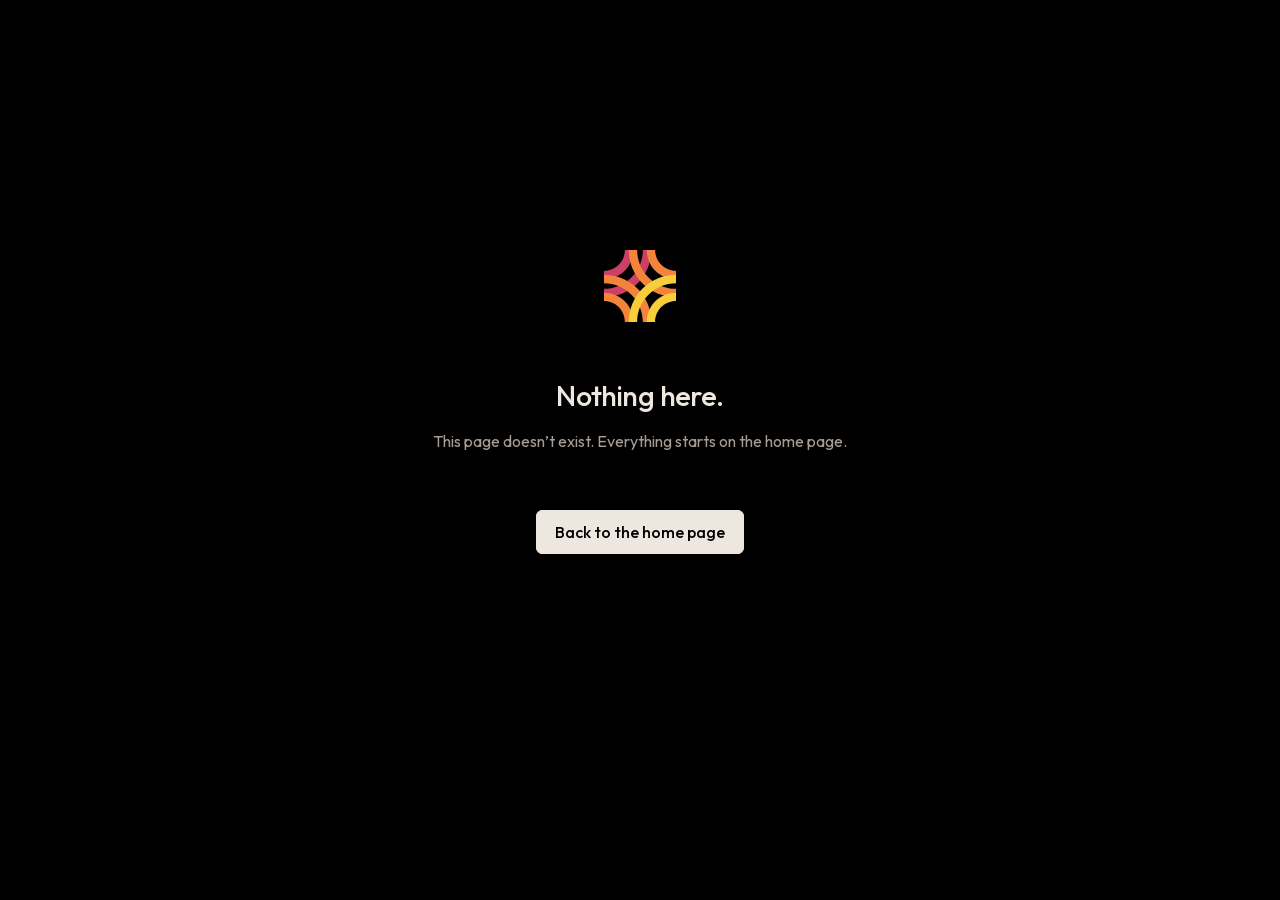
<file: 404/index.html>
<!DOCTYPE html><!--zLmVOXwoyTJVhWKhLeafp--><html lang="en" class="__variable_410c3d __variable_5233f3"><head><meta charSet="utf-8"/><meta name="viewport" content="width=device-width, initial-scale=1, viewport-fit=cover"/><link rel="stylesheet" href="/_next/static/css/4fcb383374b8b47d.css" data-precedence="next"/><link rel="stylesheet" href="/_next/static/css/9dabcbcfb9750af9.css" data-precedence="next"/><link rel="stylesheet" href="/_next/static/css/3c80372d10cc36e4.css" data-precedence="next"/><link rel="preload" as="script" fetchPriority="low" href="/_next/static/chunks/webpack-6746df6466157ff7.js"/><script src="/_next/static/chunks/4bd1b696-c023c6e3521b1417.js" async=""></script><script src="/_next/static/chunks/255-a85cef9cc3a04b12.js" async=""></script><script src="/_next/static/chunks/main-app-082b9f73ca427d7a.js" async=""></script><script src="/_next/static/chunks/app/layout-fe59dd3638ca2ca2.js" async=""></script><meta name="robots" content="noindex"/><meta name="theme-color" content="#000000"/><meta name="color-scheme" content="dark"/><title>Nothing here | khyzr.studio</title><meta name="description" content="This page doesn’t exist. Everything starts on the home page."/><link rel="manifest" href="/manifest.webmanifest"/><link rel="icon" href="/favicon-32.png" sizes="32x32" type="image/png"/><link rel="icon" href="/favicon.svg" type="image/svg+xml"/><link rel="apple-touch-icon" href="/apple-touch-icon.png"/><script>(function(){try{var p=location.pathname;if(p!=='/'&&p!=='/index.html')return;var h=document.documentElement;h.classList.add('no-native-scrollbar');setTimeout(function(){if(!window.KHYZR_BARS)h.classList.remove('no-native-scrollbar')},6000);if(matchMedia('(prefers-reduced-motion: reduce)').matches)return;h.classList.add('arming');setTimeout(function(){if(!window.__khyzrArrival)h.classList.remove('arming')},1200)}catch(e){}})()</script><noscript><style>.hero{min-height:0!important}</style></noscript><script src="/_next/static/chunks/polyfills-42372ed130431b0a.js" noModule=""></script></head><body><div hidden=""><!--$--><!--/$--></div><div class="page"><main class="main" id="main"><section class="lost"><span class="lost-mark"><svg class="mark mark--bloom" viewBox="0 0 160 160" role="img" aria-label="khyzr.studio" focusable="false"><g class="mark-back" fill="#CC3E66"><path d="M 46.019531 46.019531 C 40.046875 51.988281 33.089844 56.679688 25.339844 59.957031 C 17.300781 63.355469 8.777344 65.078125 0 65.078125 L 0 46.445312 C 25.648438 46.445312 46.445312 25.648438 46.445312 0 L 65.078125 0 C 65.078125 8.777344 63.355469 17.300781 59.957031 25.339844 C 56.679688 33.089844 51.988281 40.046875 46.019531 46.019531 "></path><path d="M 87.058594 58.722656 C 83.304688 64.277344 78.996094 69.5 74.246094 74.25 C 69.5 78.996094 64.277344 83.304688 58.722656 87.058594 C 53.105469 90.851562 47.101562 94.109375 40.878906 96.742188 C 27.921875 102.222656 14.167969 105.003906 0 105.003906 L 0 86.367188 C 47.699219 86.367188 86.367188 47.699219 86.367188 0 L 105.003906 0 C 105.003906 14.167969 102.222656 27.921875 96.742188 40.878906 C 94.109375 47.101562 90.851562 53.105469 87.058594 58.722656 "></path></g><g class="mark-mid mark-mid--bl" fill="#F38239"><path d="M 46.019531 113.980469 C 40.046875 108.011719 33.089844 103.320312 25.339844 100.042969 C 17.300781 96.644531 8.777344 94.921875 0 94.921875 L 0 113.554688 C 25.648438 113.554688 46.445312 134.351562 46.445312 160 L 65.078125 160 C 65.078125 151.222656 63.355469 142.699219 59.957031 134.660156 C 56.679688 126.910156 51.988281 119.953125 46.019531 113.980469 "></path><path d="M 87.058594 101.277344 C 83.304688 95.722656 78.996094 90.5 74.246094 85.75 C 69.5 81.003906 64.277344 76.695312 58.722656 72.941406 C 53.105469 69.148438 47.101562 65.890625 40.878906 63.257812 C 27.921875 57.777344 14.167969 54.996094 0 54.996094 L 0 73.632812 C 47.699219 73.632812 86.367188 112.300781 86.367188 160 L 105.003906 160 C 105.003906 145.832031 102.222656 132.078125 96.742188 119.121094 C 94.109375 112.898438 90.851562 106.894531 87.058594 101.277344 "></path></g><g class="mark-mid mark-mid--tr" fill="#F38239"><path d="M 113.980469 46.019531 C 119.953125 51.988281 126.910156 56.679688 134.660156 59.957031 C 142.699219 63.355469 151.222656 65.078125 160 65.078125 L 160 46.445312 C 134.351562 46.445312 113.554688 25.648438 113.554688 0 L 94.921875 0 C 94.921875 8.777344 96.644531 17.300781 100.042969 25.339844 C 103.320312 33.089844 108.011719 40.046875 113.980469 46.019531 "></path><path d="M 72.941406 58.722656 C 76.695312 64.277344 81.003906 69.5 85.753906 74.25 C 90.5 78.996094 95.722656 83.304688 101.277344 87.058594 C 106.894531 90.851562 112.898438 94.109375 119.121094 96.742188 C 132.078125 102.222656 145.832031 105.003906 160 105.003906 L 160 86.367188 C 112.300781 86.367188 73.632812 47.699219 73.632812 0 L 54.996094 0 C 54.996094 14.167969 57.777344 27.921875 63.257812 40.878906 C 65.890625 47.101562 69.148438 53.105469 72.941406 58.722656 "></path></g><g class="mark-front" fill="#F7CD3A"><path d="M 113.980469 113.980469 C 119.953125 108.011719 126.910156 103.320312 134.660156 100.042969 C 142.699219 96.644531 151.222656 94.921875 160 94.921875 L 160 113.554688 C 134.351562 113.554688 113.554688 134.351562 113.554688 160 L 94.921875 160 C 94.921875 151.222656 96.644531 142.699219 100.042969 134.660156 C 103.320312 126.910156 108.011719 119.953125 113.980469 113.980469 "></path><path d="M 72.941406 101.277344 C 76.695312 95.722656 81.003906 90.5 85.753906 85.75 C 90.5 81.003906 95.722656 76.695312 101.277344 72.941406 C 106.894531 69.148438 112.898438 65.890625 119.121094 63.257812 C 132.078125 57.777344 145.832031 54.996094 160 54.996094 L 160 73.632812 C 112.300781 73.632812 73.632812 112.300781 73.632812 160 L 54.996094 160 C 54.996094 145.832031 57.777344 132.078125 63.257812 119.121094 C 65.890625 112.898438 69.148438 106.894531 72.941406 101.277344 "></path></g></svg></span><h1 class="h2 h-feat">Nothing here.</h1><p class="lede">This page doesn’t exist. Everything starts on the home page.</p><div class="cta-row"><a class="btn btn-primary t-btn" href="/">Back to the home page</a></div></section></main></div><div class="grain" aria-hidden="true"></div><!--$--><!--/$--><script src="/_next/static/chunks/webpack-6746df6466157ff7.js" id="_R_" async=""></script><script>(self.__next_f=self.__next_f||[]).push([0])</script><script>self.__next_f.push([1,"1:\"$Sreact.fragment\"\n2:I[5062,[\"177\",\"static/chunks/app/layout-fe59dd3638ca2ca2.js\"],\"default\"]\n3:I[9766,[],\"\"]\n4:I[8924,[],\"\"]\ne:I[7150,[],\"\"]\n:HL[\"/_next/static/css/4fcb383374b8b47d.css\",\"style\"]\n:HL[\"/_next/static/css/9dabcbcfb9750af9.css\",\"style\"]\n:HL[\"/_next/static/css/3c80372d10cc36e4.css\",\"style\"]\n"])</script><script>self.__next_f.push([1,"0:{\"P\":null,\"b\":\"zLmVOXwoyTJVhWKhLeafp\",\"p\":\"\",\"c\":[\"\",\"_not-found\",\"\"],\"i\":false,\"f\":[[[\"\",{\"children\":[\"/_not-found\",{\"children\":[\"__PAGE__\",{}]}]},\"$undefined\",\"$undefined\",true],[\"\",[\"$\",\"$1\",\"c\",{\"children\":[[[\"$\",\"link\",\"0\",{\"rel\":\"stylesheet\",\"href\":\"/_next/static/css/4fcb383374b8b47d.css\",\"precedence\":\"next\",\"crossOrigin\":\"$undefined\",\"nonce\":\"$undefined\"}],[\"$\",\"link\",\"1\",{\"rel\":\"stylesheet\",\"href\":\"/_next/static/css/9dabcbcfb9750af9.css\",\"precedence\":\"next\",\"crossOrigin\":\"$undefined\",\"nonce\":\"$undefined\"}],[\"$\",\"link\",\"2\",{\"rel\":\"stylesheet\",\"href\":\"/_next/static/css/3c80372d10cc36e4.css\",\"precedence\":\"next\",\"crossOrigin\":\"$undefined\",\"nonce\":\"$undefined\"}]],[\"$\",\"html\",null,{\"lang\":\"en\",\"className\":\"__variable_410c3d __variable_5233f3\",\"suppressHydrationWarning\":true,\"children\":[[\"$\",\"head\",null,{\"children\":[[\"$\",\"script\",null,{\"dangerouslySetInnerHTML\":{\"__html\":\"(function(){try{var p=location.pathname;if(p!=='/'\u0026\u0026p!=='/index.html')return;var h=document.documentElement;h.classList.add('no-native-scrollbar');setTimeout(function(){if(!window.KHYZR_BARS)h.classList.remove('no-native-scrollbar')},6000);if(matchMedia('(prefers-reduced-motion: reduce)').matches)return;h.classList.add('arming');setTimeout(function(){if(!window.__khyzrArrival)h.classList.remove('arming')},1200)}catch(e){}})()\"}}],[\"$\",\"noscript\",null,{\"children\":[\"$\",\"style\",null,{\"children\":\".hero{min-height:0!important}\"}]}]]}],[\"$\",\"body\",null,{\"children\":[[\"$\",\"$L2\",null,{}],[\"$\",\"$L3\",null,{\"parallelRouterKey\":\"children\",\"error\":\"$undefined\",\"errorStyles\":\"$undefined\",\"errorScripts\":\"$undefined\",\"template\":[\"$\",\"$L4\",null,{}],\"templateStyles\":\"$undefined\",\"templateScripts\":\"$undefined\",\"notFound\":[[[\"$\",\"div\",null,{\"className\":\"page\",\"children\":[\"$\",\"main\",null,{\"className\":\"main\",\"id\":\"main\",\"children\":[\"$\",\"section\",null,{\"className\":\"lost\",\"children\":[[\"$\",\"span\",null,{\"className\":\"lost-mark\",\"children\":[\"$\",\"svg\",null,{\"className\":\"mark mark--bloom\",\"viewBox\":\"0 0 160 160\",\"role\":\"img\",\"aria-label\":\"khyzr.studio\",\"focusable\":\"false\",\"children\":[[\"$\",\"g\",\"mark-back\",{\"className\":\"mark-back\",\"fill\":\"#CC3E66\",\"children\":[[\"$\",\"path\",\"M 46.019531 46.019531 C \",{\"d\":\"M 46.019531 46.019531 C 40.046875 51.988281 33.089844 56.679688 25.339844 59.957031 C 17.300781 63.355469 8.777344 65.078125 0 65.078125 L 0 46.445312 C 25.648438 46.445312 46.445312 25.648438 46.445312 0 L 65.078125 0 C 65.078125 8.777344 63.355469 17.300781 59.957031 25.339844 C 56.679688 33.089844 51.988281 40.046875 46.019531 46.019531 \"}],[\"$\",\"path\",\"M 87.058594 58.722656 C \",{\"d\":\"M 87.058594 58.722656 C 83.304688 64.277344 78.996094 69.5 74.246094 74.25 C 69.5 78.996094 64.277344 83.304688 58.722656 87.058594 C 53.105469 90.851562 47.101562 94.109375 40.878906 96.742188 C 27.921875 102.222656 14.167969 105.003906 0 105.003906 L 0 86.367188 C 47.699219 86.367188 86.367188 47.699219 86.367188 0 L 105.003906 0 C 105.003906 14.167969 102.222656 27.921875 96.742188 40.878906 C 94.109375 47.101562 90.851562 53.105469 87.058594 58.722656 \"}]]}],[\"$\",\"g\",\"mark-mid mark-mid--bl\",{\"className\":\"mark-mid mark-mid--bl\",\"fill\":\"#F38239\",\"children\":[[\"$\",\"path\",\"M 46.019531 113.980469 C\",{\"d\":\"M 46.019531 113.980469 C 40.046875 108.011719 33.089844 103.320312 25.339844 100.042969 C 17.300781 96.644531 8.777344 94.921875 0 94.921875 L 0 113.554688 C 25.648438 113.554688 46.445312 134.351562 46.445312 160 L 65.078125 160 C 65.078125 151.222656 63.355469 142.699219 59.957031 134.660156 C 56.679688 126.910156 51.988281 119.953125 46.019531 113.980469 \"}],[\"$\",\"path\",\"M 87.058594 101.277344 C\",{\"d\":\"M 87.058594 101.277344 C 83.304688 95.722656 78.996094 90.5 74.246094 85.75 C 69.5 81.003906 64.277344 76.695312 58.722656 72.941406 C 53.105469 69.148438 47.101562 65.890625 40.878906 63.257812 C 27.921875 57.777344 14.167969 54.996094 0 54.996094 L 0 73.632812 C 47.699219 73.632812 86.367188 112.300781 86.367188 160 L 105.003906 160 C 105.003906 145.832031 102.222656 132.078125 96.742188 119.121094 C 94.109375 112.898438 90.851562 106.894531 87.058594 101.277344 \"}]]}],\"$L5\",\"$L6\"]}]}],\"$L7\",\"$L8\",\"$L9\"]}]}]}],\"$La\"],[]],\"forbidden\":\"$undefined\",\"unauthorized\":\"$undefined\"}]]}]]}]]}],{\"children\":[\"/_not-found\",\"$Lb\",{\"children\":[\"__PAGE__\",\"$Lc\",{},null,false]},null,false]},null,false],\"$Ld\",false]],\"m\":\"$undefined\",\"G\":[\"$e\",[]],\"s\":false,\"S\":true}\n"])</script><script>self.__next_f.push([1,"15:I[4431,[],\"ViewportBoundary\"]\n17:I[4431,[],\"MetadataBoundary\"]\n18:\"$Sreact.suspense\"\n"])</script><script>self.__next_f.push([1,"5:[\"$\",\"g\",\"mark-mid mark-mid--tr\",{\"className\":\"mark-mid mark-mid--tr\",\"fill\":\"#F38239\",\"children\":[[\"$\",\"path\",\"M 113.980469 46.019531 C\",{\"d\":\"M 113.980469 46.019531 C 119.953125 51.988281 126.910156 56.679688 134.660156 59.957031 C 142.699219 63.355469 151.222656 65.078125 160 65.078125 L 160 46.445312 C 134.351562 46.445312 113.554688 25.648438 113.554688 0 L 94.921875 0 C 94.921875 8.777344 96.644531 17.300781 100.042969 25.339844 C 103.320312 33.089844 108.011719 40.046875 113.980469 46.019531 \"}],[\"$\",\"path\",\"M 72.941406 58.722656 C \",{\"d\":\"M 72.941406 58.722656 C 76.695312 64.277344 81.003906 69.5 85.753906 74.25 C 90.5 78.996094 95.722656 83.304688 101.277344 87.058594 C 106.894531 90.851562 112.898438 94.109375 119.121094 96.742188 C 132.078125 102.222656 145.832031 105.003906 160 105.003906 L 160 86.367188 C 112.300781 86.367188 73.632812 47.699219 73.632812 0 L 54.996094 0 C 54.996094 14.167969 57.777344 27.921875 63.257812 40.878906 C 65.890625 47.101562 69.148438 53.105469 72.941406 58.722656 \"}]]}]\n"])</script><script>self.__next_f.push([1,"6:[\"$\",\"g\",\"mark-front\",{\"className\":\"mark-front\",\"fill\":\"#F7CD3A\",\"children\":[[\"$\",\"path\",\"M 113.980469 113.980469 \",{\"d\":\"M 113.980469 113.980469 C 119.953125 108.011719 126.910156 103.320312 134.660156 100.042969 C 142.699219 96.644531 151.222656 94.921875 160 94.921875 L 160 113.554688 C 134.351562 113.554688 113.554688 134.351562 113.554688 160 L 94.921875 160 C 94.921875 151.222656 96.644531 142.699219 100.042969 134.660156 C 103.320312 126.910156 108.011719 119.953125 113.980469 113.980469 \"}],[\"$\",\"path\",\"M 72.941406 101.277344 C\",{\"d\":\"M 72.941406 101.277344 C 76.695312 95.722656 81.003906 90.5 85.753906 85.75 C 90.5 81.003906 95.722656 76.695312 101.277344 72.941406 C 106.894531 69.148438 112.898438 65.890625 119.121094 63.257812 C 132.078125 57.777344 145.832031 54.996094 160 54.996094 L 160 73.632812 C 112.300781 73.632812 73.632812 112.300781 73.632812 160 L 54.996094 160 C 54.996094 145.832031 57.777344 132.078125 63.257812 119.121094 C 65.890625 112.898438 69.148438 106.894531 72.941406 101.277344 \"}]]}]\n"])</script><script>self.__next_f.push([1,"7:[\"$\",\"h1\",null,{\"className\":\"h2 h-feat\",\"children\":\"Nothing here.\"}]\n8:[\"$\",\"p\",null,{\"className\":\"lede\",\"children\":\"This page doesn’t exist. Everything starts on the home page.\"}]\n9:[\"$\",\"div\",null,{\"className\":\"cta-row\",\"children\":[\"$\",\"a\",null,{\"className\":\"btn btn-primary t-btn\",\"href\":\"/\",\"children\":\"Back to the home page\"}]}]\na:[\"$\",\"div\",null,{\"className\":\"grain\",\"aria-hidden\":\"true\"}]\nb:[\"$\",\"$1\",\"c\",{\"children\":[null,[\"$\",\"$L3\",null,{\"parallelRouterKey\":\"children\",\"error\":\"$undefined\",\"errorStyles\":\"$undefined\",\"errorScripts\":\"$undefined\",\"template\":[\"$\",\"$L4\",null,{}],\"templateStyles\":\"$undefined\",\"templateScripts\":\"$undefined\",\"notFound\":\"$undefined\",\"forbidden\":\"$undefined\",\"unauthorized\":\"$undefined\"}]]}]\n"])</script><script>self.__next_f.push([1,"c:[\"$\",\"$1\",\"c\",{\"children\":[[[\"$\",\"div\",null,{\"className\":\"page\",\"children\":[\"$\",\"main\",null,{\"className\":\"main\",\"id\":\"main\",\"children\":[\"$\",\"section\",null,{\"className\":\"lost\",\"children\":[[\"$\",\"span\",null,{\"className\":\"lost-mark\",\"children\":[\"$\",\"svg\",null,{\"className\":\"mark mark--bloom\",\"viewBox\":\"0 0 160 160\",\"role\":\"img\",\"aria-label\":\"khyzr.studio\",\"focusable\":\"false\",\"children\":[[\"$\",\"g\",\"mark-back\",{\"className\":\"mark-back\",\"fill\":\"#CC3E66\",\"children\":[[\"$\",\"path\",\"M 46.019531 46.019531 C \",{\"d\":\"M 46.019531 46.019531 C 40.046875 51.988281 33.089844 56.679688 25.339844 59.957031 C 17.300781 63.355469 8.777344 65.078125 0 65.078125 L 0 46.445312 C 25.648438 46.445312 46.445312 25.648438 46.445312 0 L 65.078125 0 C 65.078125 8.777344 63.355469 17.300781 59.957031 25.339844 C 56.679688 33.089844 51.988281 40.046875 46.019531 46.019531 \"}],[\"$\",\"path\",\"M 87.058594 58.722656 C \",{\"d\":\"M 87.058594 58.722656 C 83.304688 64.277344 78.996094 69.5 74.246094 74.25 C 69.5 78.996094 64.277344 83.304688 58.722656 87.058594 C 53.105469 90.851562 47.101562 94.109375 40.878906 96.742188 C 27.921875 102.222656 14.167969 105.003906 0 105.003906 L 0 86.367188 C 47.699219 86.367188 86.367188 47.699219 86.367188 0 L 105.003906 0 C 105.003906 14.167969 102.222656 27.921875 96.742188 40.878906 C 94.109375 47.101562 90.851562 53.105469 87.058594 58.722656 \"}]]}],[\"$\",\"g\",\"mark-mid mark-mid--bl\",{\"className\":\"mark-mid mark-mid--bl\",\"fill\":\"#F38239\",\"children\":[[\"$\",\"path\",\"M 46.019531 113.980469 C\",{\"d\":\"M 46.019531 113.980469 C 40.046875 108.011719 33.089844 103.320312 25.339844 100.042969 C 17.300781 96.644531 8.777344 94.921875 0 94.921875 L 0 113.554688 C 25.648438 113.554688 46.445312 134.351562 46.445312 160 L 65.078125 160 C 65.078125 151.222656 63.355469 142.699219 59.957031 134.660156 C 56.679688 126.910156 51.988281 119.953125 46.019531 113.980469 \"}],[\"$\",\"path\",\"M 87.058594 101.277344 C\",{\"d\":\"M 87.058594 101.277344 C 83.304688 95.722656 78.996094 90.5 74.246094 85.75 C 69.5 81.003906 64.277344 76.695312 58.722656 72.941406 C 53.105469 69.148438 47.101562 65.890625 40.878906 63.257812 C 27.921875 57.777344 14.167969 54.996094 0 54.996094 L 0 73.632812 C 47.699219 73.632812 86.367188 112.300781 86.367188 160 L 105.003906 160 C 105.003906 145.832031 102.222656 132.078125 96.742188 119.121094 C 94.109375 112.898438 90.851562 106.894531 87.058594 101.277344 \"}]]}],[\"$\",\"g\",\"mark-mid mark-mid--tr\",{\"className\":\"mark-mid mark-mid--tr\",\"fill\":\"#F38239\",\"children\":[[\"$\",\"path\",\"M 113.980469 46.019531 C\",{\"d\":\"M 113.980469 46.019531 C 119.953125 51.988281 126.910156 56.679688 134.660156 59.957031 C 142.699219 63.355469 151.222656 65.078125 160 65.078125 L 160 46.445312 C 134.351562 46.445312 113.554688 25.648438 113.554688 0 L 94.921875 0 C 94.921875 8.777344 96.644531 17.300781 100.042969 25.339844 C 103.320312 33.089844 108.011719 40.046875 113.980469 46.019531 \"}],[\"$\",\"path\",\"M 72.941406 58.722656 C \",{\"d\":\"M 72.941406 58.722656 C 76.695312 64.277344 81.003906 69.5 85.753906 74.25 C 90.5 78.996094 95.722656 83.304688 101.277344 87.058594 C 106.894531 90.851562 112.898438 94.109375 119.121094 96.742188 C 132.078125 102.222656 145.832031 105.003906 160 105.003906 L 160 86.367188 C 112.300781 86.367188 73.632812 47.699219 73.632812 0 L 54.996094 0 C 54.996094 14.167969 57.777344 27.921875 63.257812 40.878906 C 65.890625 47.101562 69.148438 53.105469 72.941406 58.722656 \"}]]}],[\"$\",\"g\",\"mark-front\",{\"className\":\"mark-front\",\"fill\":\"#F7CD3A\",\"children\":[[\"$\",\"path\",\"M 113.980469 113.980469 \",{\"d\":\"M 113.980469 113.980469 C 119.953125 108.011719 126.910156 103.320312 134.660156 100.042969 C 142.699219 96.644531 151.222656 94.921875 160 94.921875 L 160 113.554688 C 134.351562 113.554688 113.554688 134.351562 113.554688 160 L 94.921875 160 C 94.921875 151.222656 96.644531 142.699219 100.042969 134.660156 C 103.320312 126.910156 108.011719 119.953125 113.980469 113.980469 \"}],\"$Lf\"]}]]}]}],\"$L10\",\"$L11\",\"$L12\"]}]}]}],\"$L13\"],null,\"$L14\"]}]\n"])</script><script>self.__next_f.push([1,"d:[\"$\",\"$1\",\"h\",{\"children\":[[\"$\",\"meta\",null,{\"name\":\"robots\",\"content\":\"noindex\"}],[[\"$\",\"$L15\",null,{\"children\":\"$L16\"}],null],[\"$\",\"$L17\",null,{\"children\":[\"$\",\"div\",null,{\"hidden\":true,\"children\":[\"$\",\"$18\",null,{\"fallback\":null,\"children\":\"$L19\"}]}]}]]}]\n"])</script><script>self.__next_f.push([1,"1a:I[4431,[],\"OutletBoundary\"]\n1c:I[5278,[],\"AsyncMetadataOutlet\"]\nf:[\"$\",\"path\",\"M 72.941406 101.277344 C\",{\"d\":\"M 72.941406 101.277344 C 76.695312 95.722656 81.003906 90.5 85.753906 85.75 C 90.5 81.003906 95.722656 76.695312 101.277344 72.941406 C 106.894531 69.148438 112.898438 65.890625 119.121094 63.257812 C 132.078125 57.777344 145.832031 54.996094 160 54.996094 L 160 73.632812 C 112.300781 73.632812 73.632812 112.300781 73.632812 160 L 54.996094 160 C 54.996094 145.832031 57.777344 132.078125 63.257812 119.121094 C 65.890625 112.898438 69.148438 106.894531 72.941406 101.277344 \"}]\n10:[\"$\",\"h1\",null,{\"className\":\"h2 h-feat\",\"children\":\"Nothing here.\"}]\n11:[\"$\",\"p\",null,{\"className\":\"lede\",\"children\":\"This page doesn’t exist. Everything starts on the home page.\"}]\n12:[\"$\",\"div\",null,{\"className\":\"cta-row\",\"children\":[\"$\",\"a\",null,{\"className\":\"btn btn-primary t-btn\",\"href\":\"/\",\"children\":\"Back to the home page\"}]}]\n13:[\"$\",\"div\",null,{\"className\":\"grain\",\"aria-hidden\":\"true\"}]\n14:[\"$\",\"$L1a\",null,{\"children\":[\"$L1b\",[\"$\",\"$L1c\",null,{\"promise\":\"$@1d\"}]]}]\n"])</script><script>self.__next_f.push([1,"16:[[\"$\",\"meta\",\"0\",{\"charSet\":\"utf-8\"}],[\"$\",\"meta\",\"1\",{\"name\":\"viewport\",\"content\":\"width=device-width, initial-scale=1, viewport-fit=cover\"}],[\"$\",\"meta\",\"2\",{\"name\":\"theme-color\",\"content\":\"#000000\"}],[\"$\",\"meta\",\"3\",{\"name\":\"color-scheme\",\"content\":\"dark\"}]]\n"])</script><script>self.__next_f.push([1,"1b:null\n"])</script><script>self.__next_f.push([1,"1e:I[622,[],\"IconMark\"]\n1d:{\"metadata\":[[\"$\",\"title\",\"0\",{\"children\":\"Nothing here | khyzr.studio\"}],[\"$\",\"meta\",\"1\",{\"name\":\"description\",\"content\":\"This page doesn’t exist. Everything starts on the home page.\"}],[\"$\",\"link\",\"2\",{\"rel\":\"manifest\",\"href\":\"/manifest.webmanifest\",\"crossOrigin\":\"$undefined\"}],[\"$\",\"link\",\"3\",{\"rel\":\"icon\",\"href\":\"/favicon-32.png\",\"sizes\":\"32x32\",\"type\":\"image/png\"}],[\"$\",\"link\",\"4\",{\"rel\":\"icon\",\"href\":\"/favicon.svg\",\"type\":\"image/svg+xml\"}],[\"$\",\"link\",\"5\",{\"rel\":\"apple-touch-icon\",\"href\":\"/apple-touch-icon.png\"}],[\"$\",\"$L1e\",\"6\",{}]],\"error\":null,\"digest\":\"$undefined\"}\n19:\"$1d:metadata\"\n"])</script></body></html>
</file>
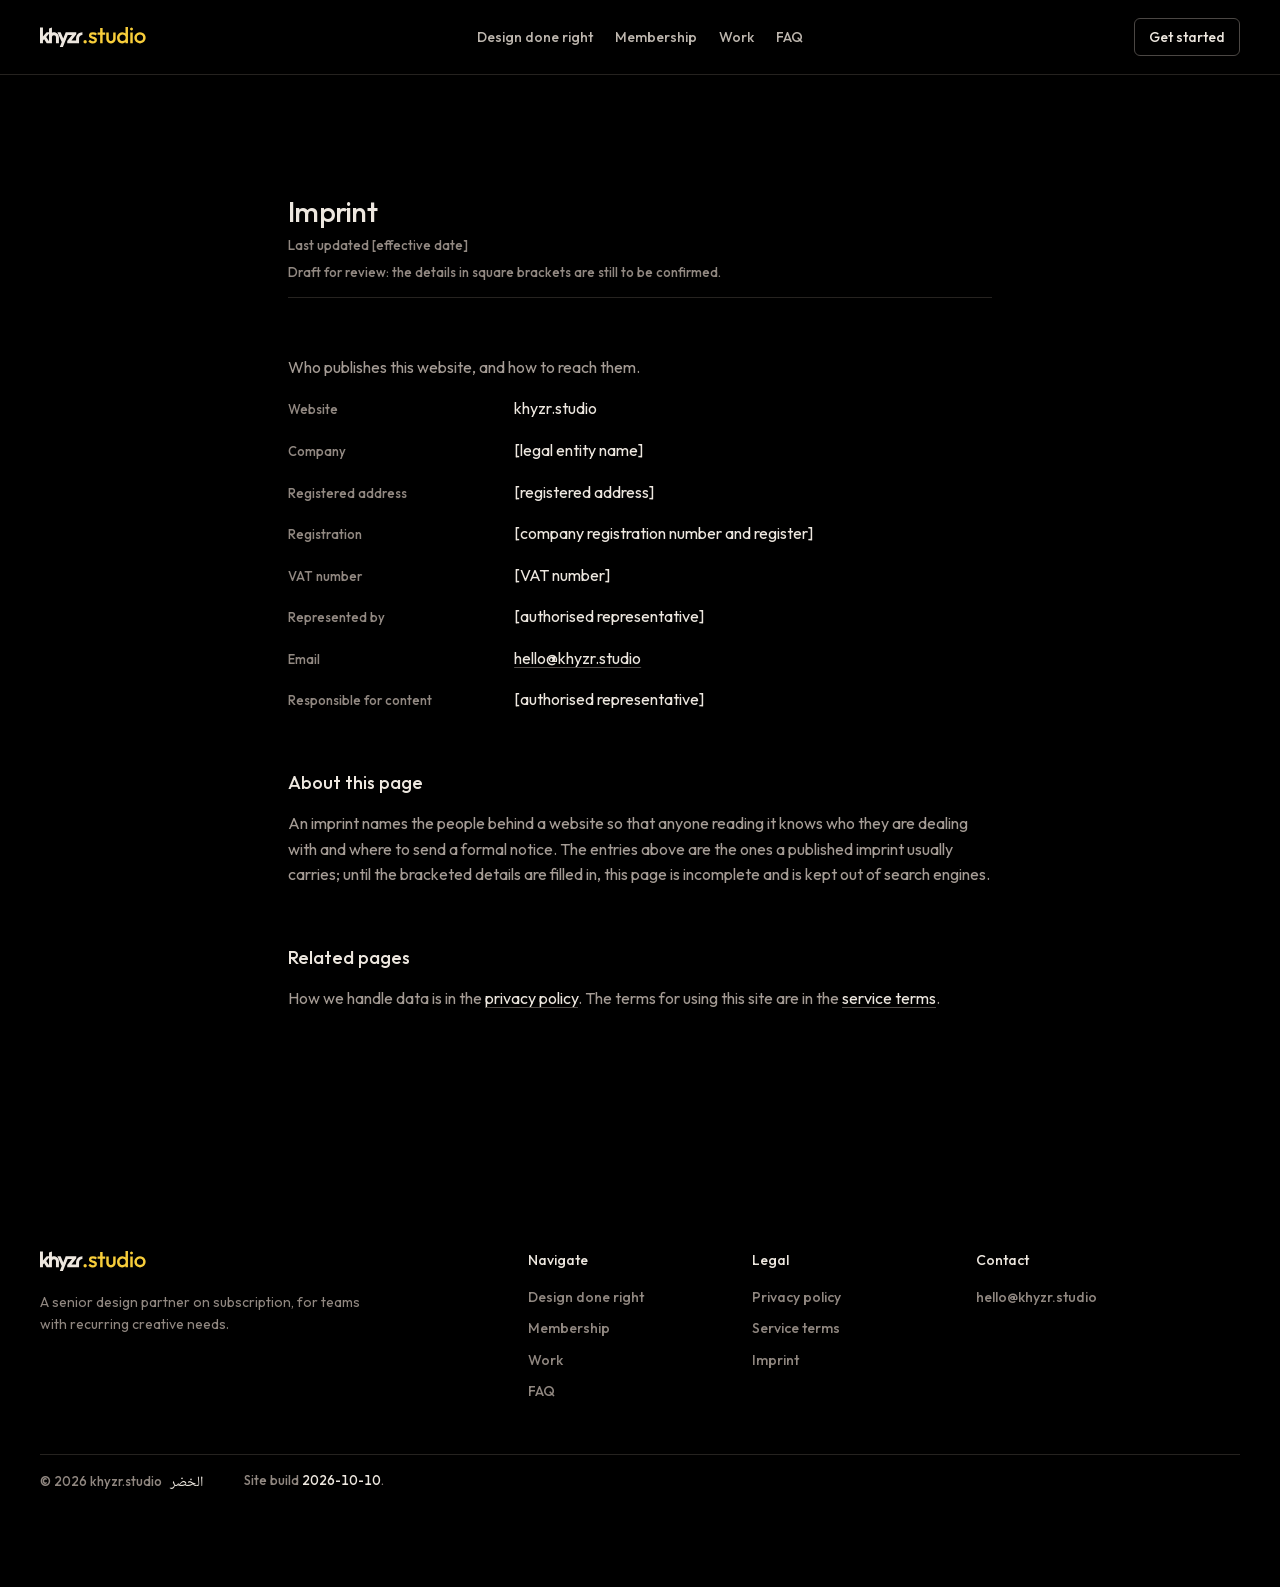
<file: legal/imprint/index.html>
<!DOCTYPE html><!--zLmVOXwoyTJVhWKhLeafp--><html lang="en" class="__variable_410c3d __variable_5233f3"><head><meta charSet="utf-8"/><meta name="viewport" content="width=device-width, initial-scale=1, viewport-fit=cover"/><link rel="stylesheet" href="/_next/static/css/4fcb383374b8b47d.css" data-precedence="next"/><link rel="stylesheet" href="/_next/static/css/9dabcbcfb9750af9.css" data-precedence="next"/><link rel="stylesheet" href="/_next/static/css/3c80372d10cc36e4.css" data-precedence="next"/><link rel="preload" as="script" fetchPriority="low" href="/_next/static/chunks/webpack-6746df6466157ff7.js"/><script src="/_next/static/chunks/4bd1b696-c023c6e3521b1417.js" async=""></script><script src="/_next/static/chunks/255-a85cef9cc3a04b12.js" async=""></script><script src="/_next/static/chunks/main-app-082b9f73ca427d7a.js" async=""></script><script src="/_next/static/chunks/app/layout-fe59dd3638ca2ca2.js" async=""></script><meta name="theme-color" content="#000000"/><meta name="color-scheme" content="dark"/><title>Imprint | khyzr.studio</title><meta name="description" content="Who publishes the khyzr.studio website."/><link rel="manifest" href="/manifest.webmanifest"/><meta name="robots" content="noindex, follow"/><meta property="og:title" content="Imprint | khyzr.studio"/><meta property="og:description" content="Who publishes the khyzr.studio website."/><meta property="og:url" content="https://khyzr.studio/legal/imprint/"/><meta property="og:site_name" content="khyzr.studio"/><meta property="og:image" content="https://khyzr.studio/og.jpg"/><meta property="og:image:width" content="1200"/><meta property="og:image:height" content="630"/><meta property="og:image:alt" content="khyzr.studio: Any shape your business needs. Brand, web, product and campaign design, all in one subscription."/><meta property="og:type" content="website"/><meta name="twitter:card" content="summary_large_image"/><meta name="twitter:title" content="Imprint | khyzr.studio"/><meta name="twitter:description" content="Who publishes the khyzr.studio website."/><meta name="twitter:image" content="https://khyzr.studio/og.jpg"/><link rel="icon" href="/favicon-32.png" sizes="32x32" type="image/png"/><link rel="icon" href="/favicon.svg" type="image/svg+xml"/><link rel="apple-touch-icon" href="/apple-touch-icon.png"/><script>(function(){try{var p=location.pathname;if(p!=='/'&&p!=='/index.html')return;var h=document.documentElement;h.classList.add('no-native-scrollbar');setTimeout(function(){if(!window.KHYZR_BARS)h.classList.remove('no-native-scrollbar')},6000);if(matchMedia('(prefers-reduced-motion: reduce)').matches)return;h.classList.add('arming');setTimeout(function(){if(!window.__khyzrArrival)h.classList.remove('arming')},1200)}catch(e){}})()</script><noscript><style>.hero{min-height:0!important}</style></noscript><script src="/_next/static/chunks/polyfills-42372ed130431b0a.js" noModule=""></script></head><body><div hidden=""><!--$--><!--/$--></div><div class="page"><main class="main" id="main"><section class="sect s-nav s-nav--plain" data-seam="none"><nav class="nav is-folded" aria-label="Primary"><a class="brand" href="/#hero" aria-label="khyzr.studio"><svg class="logo" viewBox="0 -4.149 991.09 187.61" aria-hidden="true" focusable="false"><g class="logo-word"><path d="M 84.429688 130.542969 L 58.144531 89.496094 L 84.554688 60 Z M 149.753906 49.917969 C 144.023438 47.402344 137.683594 46.007812 131.015625 46.007812 C 124.347656 46.007812 118.007812 47.402344 112.273438 49.917969 L 112.011719 49.917969 L 112.011719 0.0117188 L 84.753906 9.097656 L 84.628906 45.441406 L 62.253906 45.441406 L 27.628906 83.871094 L 27.628906 0.0117188 L 0 0.0117188 L 0 147.371094 L 27.628906 147.371094 L 27.628906 121.507812 L 38.828125 109.707031 L 63.050781 147.371094 L 112.011719 147.371094 L 112.011719 92.234375 C 112.027344 81.851562 120.542969 73.4375 130.925781 73.4375 C 136.121094 73.4375 140.820312 75.539062 144.230469 78.941406 C 147.632812 82.34375 149.746094 87.042969 149.753906 92.234375 L 149.753906 147.371094 L 177.472656 147.371094 L 177.472656 92.207031 C 177.472656 73.324219 166.078125 57.082031 149.753906 49.917969"></path><path d="M 338.496094 104.855469 L 338.46875 121.730469 L 295.207031 121.582031 L 340.261719 64.429688 L 340.261719 45.4375 L 241.144531 45.4375 L 218.320312 102.765625 L 193.527344 45.4375 L 163.535156 45.4375 L 204.105469 137.5625 L 185.6875 183.460938 L 214.933594 183.460938 L 260.1875 71.25 L 300.4375 71.152344 L 255.382812 127.828125 L 255.382812 147.367188 L 366.023438 147.246094 L 366.4375 101.742188 C 366.59375 84.417969 380.683594 70.453125 398.007812 70.453125 L 398.007812 45.4375 C 365.179688 45.4375 338.550781 72.023438 338.496094 104.855469"></path></g><g class="logo-suffix"><path d="M423.522 149.475Q416.788 149.475 412.474 144.951Q408.16 140.426 408.16 133.903Q408.16 127.168 412.474 122.749Q416.788 118.33 423.522 118.33Q430.257 118.33 434.571 122.749Q438.885 127.168 438.885 133.903Q438.885 140.426 434.571 144.951Q430.257 149.475 423.522 149.475Z"></path><path d="M495.705 149.475Q487.287 149.475 479.5 147.266Q471.714 145.056 465.19 140.952Q458.667 136.849 453.826 130.956L468.557 116.225Q473.818 122.328 480.658 125.38Q487.497 128.431 496.126 128.431Q503.912 128.431 507.91 126.116Q511.909 123.801 511.909 119.382Q511.909 114.752 508.121 112.227Q504.333 109.702 498.335 107.913Q492.338 106.124 485.709 104.23Q479.08 102.336 473.082 99.074Q467.084 95.812 463.296 90.13Q459.508 84.448 459.508 75.399Q459.508 65.719 464.033 58.774Q468.557 51.829 476.87 48.041Q485.182 44.253 496.757 44.253Q508.963 44.253 518.327 48.568Q527.692 52.882 534.005 61.51L519.274 76.241Q514.855 70.769 509.173 68.034Q503.491 65.298 496.126 65.298Q489.181 65.298 485.393 67.402Q481.605 69.507 481.605 73.505Q481.605 77.714 485.393 80.029Q489.181 82.344 495.179 84.027Q501.176 85.711 507.805 87.71Q514.434 89.709 520.432 93.182Q526.429 96.654 530.217 102.441Q534.005 108.228 534.005 117.488Q534.005 132.219 523.694 140.847Q513.382 149.475 495.705 149.475Z"></path><path d="M564.309 147.371V4.269H587.458V147.371ZM540.108 67.402V46.358H611.659V67.402Z"></path><path d="M665.743 149.475Q652.99 149.475 642.952 143.793Q632.914 138.111 627.337 128.148Q621.761 118.184 621.761 105.045V46.358H644.909V104.02Q644.909 111.385 647.33 116.541Q649.75 121.697 654.485 124.433Q659.22 127.168 665.812 127.168Q675.845 127.168 681.211 121.171Q686.577 115.173 686.577 104.02V46.358H709.726V105.072Q709.726 118.33 704.149 128.326Q698.573 138.322 688.653 143.899Q678.733 149.475 665.743 149.475Z"></path><path d="M771.176 149.475Q757.497 149.475 746.46 142.536Q735.422 135.597 728.993 123.702Q722.563 111.806 722.563 97.03Q722.563 82.038 728.982 70.195Q735.4 58.353 746.408 51.303Q757.416 44.253 771.176 44.253Q782.75 44.253 791.694 49.199Q800.638 54.144 805.899 62.773Q811.16 71.401 811.16 82.344V111.385Q811.16 122.328 806.004 130.956Q800.848 139.585 791.799 144.53Q782.75 149.475 771.176 149.475ZM774.964 127.589Q783.592 127.589 789.987 123.661Q796.381 119.734 799.983 112.824Q803.584 105.914 803.584 96.864Q803.584 87.734 799.962 80.85Q796.341 73.966 789.966 70.053Q783.592 66.14 775.069 66.14Q766.546 66.14 760.144 70.071Q753.742 74.003 750.043 80.92Q746.343 87.836 746.343 96.864Q746.343 105.914 750.009 112.85Q753.675 119.786 760.16 123.688Q766.646 127.589 774.964 127.589ZM825.26 147.371H802.111V120.224L806.11 95.602L802.111 71.19V-4.149H825.26Z"></path><path d="M846.936 147.371V46.358H870.085V147.371ZM858.51 27.839Q852.618 27.839 848.724 23.84Q844.831 19.842 844.831 13.95Q844.831 8.057 848.724 4.059Q852.618 0.06 858.51 0.06Q864.613 0.06 868.401 4.059Q872.189 8.057 872.189 13.95Q872.189 19.842 868.401 23.84Q864.613 27.839 858.51 27.839Z"></path><path d="M938.058 149.475Q923.327 149.475 911.332 142.426Q899.336 135.376 892.286 123.38Q885.237 111.385 885.237 96.654Q885.237 81.923 892.286 70.138Q899.336 58.353 911.332 51.303Q923.327 44.253 938.058 44.253Q952.999 44.253 964.995 51.198Q976.99 58.143 984.04 70.033Q991.09 81.923 991.09 96.654Q991.09 111.385 984.04 123.38Q976.99 135.376 964.995 142.426Q952.999 149.475 938.058 149.475ZM938.058 127.168Q946.686 127.168 953.315 123.275Q959.944 119.382 963.627 112.437Q967.31 105.493 967.31 96.654Q967.31 87.815 963.522 81.081Q959.734 74.347 953.21 70.454Q946.686 66.561 938.058 66.561Q929.64 66.561 923.011 70.454Q916.382 74.347 912.699 81.081Q909.017 87.815 909.017 96.654Q909.017 105.493 912.699 112.437Q916.382 119.382 923.011 123.275Q929.64 127.168 938.058 127.168Z"></path></g></svg></a><ul class="nav-links" data-nav="true"><li><a class="sm" href="/#steps"><span>Design done right</span></a></li><li><a class="sm" href="/#membership"><span>Membership</span></a></li><li><a class="sm" href="/#work"><span>Work</span></a></li><li><a class="sm" href="/#faq"><span>FAQ</span></a></li></ul><a class="btn btn-primary btn-sm t-btn" href="/#membership">Get started</a></nav></section><section class="sect legal" data-seam="major"><article class="legal-doc"><div class="legal-head"><h1 class="h2 h-feat">Imprint</h1><p class="micro">Last updated [effective date]</p><p class="micro">Draft for review: the details in square brackets are still to be confirmed.</p></div><section class="legal-sec"><p class="body">Who publishes this website, and how to reach them.</p><dl class="legal-fields"><dt>Website</dt><dd>khyzr.studio</dd><dt>Company</dt><dd>[legal entity name]</dd><dt>Registered address</dt><dd>[registered address]</dd><dt>Registration</dt><dd>[company registration number and register]</dd><dt>VAT number</dt><dd>[VAT number]</dd><dt>Represented by</dt><dd>[authorised representative]</dd><dt>Email</dt><dd><a href="mailto:hello@khyzr.studio">hello@khyzr.studio</a></dd><dt>Responsible for content</dt><dd>[authorised representative]</dd></dl></section><section class="legal-sec"><h2 class="h3">About this page</h2><p class="body">An imprint names the people behind a website so that anyone reading it knows who they are dealing with and where to send a formal notice. The entries above are the ones a published imprint usually carries; until the bracketed details are filled in, this page is incomplete and is kept out of search engines.</p></section><section class="legal-sec"><h2 class="h3">Related pages</h2><p class="body">How we handle data is in the <a href="/legal/privacy/">privacy policy</a>. The terms for using this site are in the <a href="/legal/terms/">service terms</a>.</p></section></article></section><section class="sect" data-seam="major"><footer class="colophon"><div class="colophon-brand"><a class="brand" href="/#hero" aria-label="khyzr.studio"><svg class="logo" viewBox="0 -4.149 991.09 187.61" aria-hidden="true" focusable="false"><g class="logo-word"><path d="M 84.429688 130.542969 L 58.144531 89.496094 L 84.554688 60 Z M 149.753906 49.917969 C 144.023438 47.402344 137.683594 46.007812 131.015625 46.007812 C 124.347656 46.007812 118.007812 47.402344 112.273438 49.917969 L 112.011719 49.917969 L 112.011719 0.0117188 L 84.753906 9.097656 L 84.628906 45.441406 L 62.253906 45.441406 L 27.628906 83.871094 L 27.628906 0.0117188 L 0 0.0117188 L 0 147.371094 L 27.628906 147.371094 L 27.628906 121.507812 L 38.828125 109.707031 L 63.050781 147.371094 L 112.011719 147.371094 L 112.011719 92.234375 C 112.027344 81.851562 120.542969 73.4375 130.925781 73.4375 C 136.121094 73.4375 140.820312 75.539062 144.230469 78.941406 C 147.632812 82.34375 149.746094 87.042969 149.753906 92.234375 L 149.753906 147.371094 L 177.472656 147.371094 L 177.472656 92.207031 C 177.472656 73.324219 166.078125 57.082031 149.753906 49.917969"></path><path d="M 338.496094 104.855469 L 338.46875 121.730469 L 295.207031 121.582031 L 340.261719 64.429688 L 340.261719 45.4375 L 241.144531 45.4375 L 218.320312 102.765625 L 193.527344 45.4375 L 163.535156 45.4375 L 204.105469 137.5625 L 185.6875 183.460938 L 214.933594 183.460938 L 260.1875 71.25 L 300.4375 71.152344 L 255.382812 127.828125 L 255.382812 147.367188 L 366.023438 147.246094 L 366.4375 101.742188 C 366.59375 84.417969 380.683594 70.453125 398.007812 70.453125 L 398.007812 45.4375 C 365.179688 45.4375 338.550781 72.023438 338.496094 104.855469"></path></g><g class="logo-suffix"><path d="M423.522 149.475Q416.788 149.475 412.474 144.951Q408.16 140.426 408.16 133.903Q408.16 127.168 412.474 122.749Q416.788 118.33 423.522 118.33Q430.257 118.33 434.571 122.749Q438.885 127.168 438.885 133.903Q438.885 140.426 434.571 144.951Q430.257 149.475 423.522 149.475Z"></path><path d="M495.705 149.475Q487.287 149.475 479.5 147.266Q471.714 145.056 465.19 140.952Q458.667 136.849 453.826 130.956L468.557 116.225Q473.818 122.328 480.658 125.38Q487.497 128.431 496.126 128.431Q503.912 128.431 507.91 126.116Q511.909 123.801 511.909 119.382Q511.909 114.752 508.121 112.227Q504.333 109.702 498.335 107.913Q492.338 106.124 485.709 104.23Q479.08 102.336 473.082 99.074Q467.084 95.812 463.296 90.13Q459.508 84.448 459.508 75.399Q459.508 65.719 464.033 58.774Q468.557 51.829 476.87 48.041Q485.182 44.253 496.757 44.253Q508.963 44.253 518.327 48.568Q527.692 52.882 534.005 61.51L519.274 76.241Q514.855 70.769 509.173 68.034Q503.491 65.298 496.126 65.298Q489.181 65.298 485.393 67.402Q481.605 69.507 481.605 73.505Q481.605 77.714 485.393 80.029Q489.181 82.344 495.179 84.027Q501.176 85.711 507.805 87.71Q514.434 89.709 520.432 93.182Q526.429 96.654 530.217 102.441Q534.005 108.228 534.005 117.488Q534.005 132.219 523.694 140.847Q513.382 149.475 495.705 149.475Z"></path><path d="M564.309 147.371V4.269H587.458V147.371ZM540.108 67.402V46.358H611.659V67.402Z"></path><path d="M665.743 149.475Q652.99 149.475 642.952 143.793Q632.914 138.111 627.337 128.148Q621.761 118.184 621.761 105.045V46.358H644.909V104.02Q644.909 111.385 647.33 116.541Q649.75 121.697 654.485 124.433Q659.22 127.168 665.812 127.168Q675.845 127.168 681.211 121.171Q686.577 115.173 686.577 104.02V46.358H709.726V105.072Q709.726 118.33 704.149 128.326Q698.573 138.322 688.653 143.899Q678.733 149.475 665.743 149.475Z"></path><path d="M771.176 149.475Q757.497 149.475 746.46 142.536Q735.422 135.597 728.993 123.702Q722.563 111.806 722.563 97.03Q722.563 82.038 728.982 70.195Q735.4 58.353 746.408 51.303Q757.416 44.253 771.176 44.253Q782.75 44.253 791.694 49.199Q800.638 54.144 805.899 62.773Q811.16 71.401 811.16 82.344V111.385Q811.16 122.328 806.004 130.956Q800.848 139.585 791.799 144.53Q782.75 149.475 771.176 149.475ZM774.964 127.589Q783.592 127.589 789.987 123.661Q796.381 119.734 799.983 112.824Q803.584 105.914 803.584 96.864Q803.584 87.734 799.962 80.85Q796.341 73.966 789.966 70.053Q783.592 66.14 775.069 66.14Q766.546 66.14 760.144 70.071Q753.742 74.003 750.043 80.92Q746.343 87.836 746.343 96.864Q746.343 105.914 750.009 112.85Q753.675 119.786 760.16 123.688Q766.646 127.589 774.964 127.589ZM825.26 147.371H802.111V120.224L806.11 95.602L802.111 71.19V-4.149H825.26Z"></path><path d="M846.936 147.371V46.358H870.085V147.371ZM858.51 27.839Q852.618 27.839 848.724 23.84Q844.831 19.842 844.831 13.95Q844.831 8.057 848.724 4.059Q852.618 0.06 858.51 0.06Q864.613 0.06 868.401 4.059Q872.189 8.057 872.189 13.95Q872.189 19.842 868.401 23.84Q864.613 27.839 858.51 27.839Z"></path><path d="M938.058 149.475Q923.327 149.475 911.332 142.426Q899.336 135.376 892.286 123.38Q885.237 111.385 885.237 96.654Q885.237 81.923 892.286 70.138Q899.336 58.353 911.332 51.303Q923.327 44.253 938.058 44.253Q952.999 44.253 964.995 51.198Q976.99 58.143 984.04 70.033Q991.09 81.923 991.09 96.654Q991.09 111.385 984.04 123.38Q976.99 135.376 964.995 142.426Q952.999 149.475 938.058 149.475ZM938.058 127.168Q946.686 127.168 953.315 123.275Q959.944 119.382 963.627 112.437Q967.31 105.493 967.31 96.654Q967.31 87.815 963.522 81.081Q959.734 74.347 953.21 70.454Q946.686 66.561 938.058 66.561Q929.64 66.561 923.011 70.454Q916.382 74.347 912.699 81.081Q909.017 87.815 909.017 96.654Q909.017 105.493 912.699 112.437Q916.382 119.382 923.011 123.275Q929.64 127.168 938.058 127.168Z"></path></g></svg></a><p class="sm">A senior design partner on subscription, for teams with recurring creative needs.</p></div><div class="colophon-col"><h2 class="h5">Navigate</h2><ul class="colophon-links"><li><a class="link" href="/#steps">Design done right</a></li><li><a class="link" href="/#membership">Membership</a></li><li><a class="link" href="/#work">Work</a></li><li><a class="link" href="/#faq">FAQ</a></li></ul></div><div class="colophon-col"><h2 class="h5">Legal</h2><ul class="colophon-links"><li><a class="link" href="/legal/privacy/">Privacy policy</a></li><li><a class="link" href="/legal/terms/">Service terms</a></li><li><a class="link" href="/legal/imprint/">Imprint</a></li></ul></div><div class="colophon-col"><h2 class="h5">Contact</h2><ul class="colophon-links"><li><a class="link" href="mailto:hello@khyzr.studio">hello@khyzr.studio</a></li></ul></div><p class="colophon-line micro"><span>© 2026 khyzr.studio<!-- --> <span class="ar" lang="ar" dir="rtl">الخضر</span></span><span>Site build <span class="num">2026-10-10</span>.</span></p></footer></section></main></div><div class="grain" aria-hidden="true"></div><!--$--><!--/$--><script src="/_next/static/chunks/webpack-6746df6466157ff7.js" id="_R_" async=""></script><script>(self.__next_f=self.__next_f||[]).push([0])</script><script>self.__next_f.push([1,"1:\"$Sreact.fragment\"\n2:I[5062,[\"177\",\"static/chunks/app/layout-fe59dd3638ca2ca2.js\"],\"default\"]\n3:I[9766,[],\"\"]\n4:I[8924,[],\"\"]\nf:I[7150,[],\"\"]\n:HL[\"/_next/static/css/4fcb383374b8b47d.css\",\"style\"]\n:HL[\"/_next/static/css/9dabcbcfb9750af9.css\",\"style\"]\n:HL[\"/_next/static/css/3c80372d10cc36e4.css\",\"style\"]\n"])</script><script>self.__next_f.push([1,"0:{\"P\":null,\"b\":\"zLmVOXwoyTJVhWKhLeafp\",\"p\":\"\",\"c\":[\"\",\"legal\",\"imprint\",\"\"],\"i\":false,\"f\":[[[\"\",{\"children\":[\"legal\",{\"children\":[\"imprint\",{\"children\":[\"__PAGE__\",{}]}]}]},\"$undefined\",\"$undefined\",true],[\"\",[\"$\",\"$1\",\"c\",{\"children\":[[[\"$\",\"link\",\"0\",{\"rel\":\"stylesheet\",\"href\":\"/_next/static/css/4fcb383374b8b47d.css\",\"precedence\":\"next\",\"crossOrigin\":\"$undefined\",\"nonce\":\"$undefined\"}],[\"$\",\"link\",\"1\",{\"rel\":\"stylesheet\",\"href\":\"/_next/static/css/9dabcbcfb9750af9.css\",\"precedence\":\"next\",\"crossOrigin\":\"$undefined\",\"nonce\":\"$undefined\"}],[\"$\",\"link\",\"2\",{\"rel\":\"stylesheet\",\"href\":\"/_next/static/css/3c80372d10cc36e4.css\",\"precedence\":\"next\",\"crossOrigin\":\"$undefined\",\"nonce\":\"$undefined\"}]],[\"$\",\"html\",null,{\"lang\":\"en\",\"className\":\"__variable_410c3d __variable_5233f3\",\"suppressHydrationWarning\":true,\"children\":[[\"$\",\"head\",null,{\"children\":[[\"$\",\"script\",null,{\"dangerouslySetInnerHTML\":{\"__html\":\"(function(){try{var p=location.pathname;if(p!=='/'\u0026\u0026p!=='/index.html')return;var h=document.documentElement;h.classList.add('no-native-scrollbar');setTimeout(function(){if(!window.KHYZR_BARS)h.classList.remove('no-native-scrollbar')},6000);if(matchMedia('(prefers-reduced-motion: reduce)').matches)return;h.classList.add('arming');setTimeout(function(){if(!window.__khyzrArrival)h.classList.remove('arming')},1200)}catch(e){}})()\"}}],[\"$\",\"noscript\",null,{\"children\":[\"$\",\"style\",null,{\"children\":\".hero{min-height:0!important}\"}]}]]}],[\"$\",\"body\",null,{\"children\":[[\"$\",\"$L2\",null,{}],[\"$\",\"$L3\",null,{\"parallelRouterKey\":\"children\",\"error\":\"$undefined\",\"errorStyles\":\"$undefined\",\"errorScripts\":\"$undefined\",\"template\":[\"$\",\"$L4\",null,{}],\"templateStyles\":\"$undefined\",\"templateScripts\":\"$undefined\",\"notFound\":[[[\"$\",\"div\",null,{\"className\":\"page\",\"children\":[\"$\",\"main\",null,{\"className\":\"main\",\"id\":\"main\",\"children\":[\"$\",\"section\",null,{\"className\":\"lost\",\"children\":[[\"$\",\"span\",null,{\"className\":\"lost-mark\",\"children\":[\"$\",\"svg\",null,{\"className\":\"mark mark--bloom\",\"viewBox\":\"0 0 160 160\",\"role\":\"img\",\"aria-label\":\"khyzr.studio\",\"focusable\":\"false\",\"children\":[[\"$\",\"g\",\"mark-back\",{\"className\":\"mark-back\",\"fill\":\"#CC3E66\",\"children\":[[\"$\",\"path\",\"M 46.019531 46.019531 C \",{\"d\":\"M 46.019531 46.019531 C 40.046875 51.988281 33.089844 56.679688 25.339844 59.957031 C 17.300781 63.355469 8.777344 65.078125 0 65.078125 L 0 46.445312 C 25.648438 46.445312 46.445312 25.648438 46.445312 0 L 65.078125 0 C 65.078125 8.777344 63.355469 17.300781 59.957031 25.339844 C 56.679688 33.089844 51.988281 40.046875 46.019531 46.019531 \"}],[\"$\",\"path\",\"M 87.058594 58.722656 C \",{\"d\":\"M 87.058594 58.722656 C 83.304688 64.277344 78.996094 69.5 74.246094 74.25 C 69.5 78.996094 64.277344 83.304688 58.722656 87.058594 C 53.105469 90.851562 47.101562 94.109375 40.878906 96.742188 C 27.921875 102.222656 14.167969 105.003906 0 105.003906 L 0 86.367188 C 47.699219 86.367188 86.367188 47.699219 86.367188 0 L 105.003906 0 C 105.003906 14.167969 102.222656 27.921875 96.742188 40.878906 C 94.109375 47.101562 90.851562 53.105469 87.058594 58.722656 \"}]]}],[\"$\",\"g\",\"mark-mid mark-mid--bl\",{\"className\":\"mark-mid mark-mid--bl\",\"fill\":\"#F38239\",\"children\":[[\"$\",\"path\",\"M 46.019531 113.980469 C\",{\"d\":\"M 46.019531 113.980469 C 40.046875 108.011719 33.089844 103.320312 25.339844 100.042969 C 17.300781 96.644531 8.777344 94.921875 0 94.921875 L 0 113.554688 C 25.648438 113.554688 46.445312 134.351562 46.445312 160 L 65.078125 160 C 65.078125 151.222656 63.355469 142.699219 59.957031 134.660156 C 56.679688 126.910156 51.988281 119.953125 46.019531 113.980469 \"}],[\"$\",\"path\",\"M 87.058594 101.277344 C\",{\"d\":\"M 87.058594 101.277344 C 83.304688 95.722656 78.996094 90.5 74.246094 85.75 C 69.5 81.003906 64.277344 76.695312 58.722656 72.941406 C 53.105469 69.148438 47.101562 65.890625 40.878906 63.257812 C 27.921875 57.777344 14.167969 54.996094 0 54.996094 L 0 73.632812 C 47.699219 73.632812 86.367188 112.300781 86.367188 160 L 105.003906 160 C 105.003906 145.832031 102.222656 132.078125 96.742188 119.121094 C 94.109375 112.898438 90.851562 106.894531 87.058594 101.277344 \"}]]}],\"$L5\",\"$L6\"]}]}],\"$L7\",\"$L8\",\"$L9\"]}]}]}],\"$La\"],[]],\"forbidden\":\"$undefined\",\"unauthorized\":\"$undefined\"}]]}]]}]]}],{\"children\":[\"legal\",\"$Lb\",{\"children\":[\"imprint\",\"$Lc\",{\"children\":[\"__PAGE__\",\"$Ld\",{},null,false]},null,false]},null,false]},null,false],\"$Le\",false]],\"m\":\"$undefined\",\"G\":[\"$f\",[]],\"s\":false,\"S\":true}\n"])</script><script>self.__next_f.push([1,"1a:I[4431,[],\"ViewportBoundary\"]\n1c:I[4431,[],\"MetadataBoundary\"]\n1d:\"$Sreact.suspense\"\n"])</script><script>self.__next_f.push([1,"5:[\"$\",\"g\",\"mark-mid mark-mid--tr\",{\"className\":\"mark-mid mark-mid--tr\",\"fill\":\"#F38239\",\"children\":[[\"$\",\"path\",\"M 113.980469 46.019531 C\",{\"d\":\"M 113.980469 46.019531 C 119.953125 51.988281 126.910156 56.679688 134.660156 59.957031 C 142.699219 63.355469 151.222656 65.078125 160 65.078125 L 160 46.445312 C 134.351562 46.445312 113.554688 25.648438 113.554688 0 L 94.921875 0 C 94.921875 8.777344 96.644531 17.300781 100.042969 25.339844 C 103.320312 33.089844 108.011719 40.046875 113.980469 46.019531 \"}],[\"$\",\"path\",\"M 72.941406 58.722656 C \",{\"d\":\"M 72.941406 58.722656 C 76.695312 64.277344 81.003906 69.5 85.753906 74.25 C 90.5 78.996094 95.722656 83.304688 101.277344 87.058594 C 106.894531 90.851562 112.898438 94.109375 119.121094 96.742188 C 132.078125 102.222656 145.832031 105.003906 160 105.003906 L 160 86.367188 C 112.300781 86.367188 73.632812 47.699219 73.632812 0 L 54.996094 0 C 54.996094 14.167969 57.777344 27.921875 63.257812 40.878906 C 65.890625 47.101562 69.148438 53.105469 72.941406 58.722656 \"}]]}]\n"])</script><script>self.__next_f.push([1,"6:[\"$\",\"g\",\"mark-front\",{\"className\":\"mark-front\",\"fill\":\"#F7CD3A\",\"children\":[[\"$\",\"path\",\"M 113.980469 113.980469 \",{\"d\":\"M 113.980469 113.980469 C 119.953125 108.011719 126.910156 103.320312 134.660156 100.042969 C 142.699219 96.644531 151.222656 94.921875 160 94.921875 L 160 113.554688 C 134.351562 113.554688 113.554688 134.351562 113.554688 160 L 94.921875 160 C 94.921875 151.222656 96.644531 142.699219 100.042969 134.660156 C 103.320312 126.910156 108.011719 119.953125 113.980469 113.980469 \"}],[\"$\",\"path\",\"M 72.941406 101.277344 C\",{\"d\":\"M 72.941406 101.277344 C 76.695312 95.722656 81.003906 90.5 85.753906 85.75 C 90.5 81.003906 95.722656 76.695312 101.277344 72.941406 C 106.894531 69.148438 112.898438 65.890625 119.121094 63.257812 C 132.078125 57.777344 145.832031 54.996094 160 54.996094 L 160 73.632812 C 112.300781 73.632812 73.632812 112.300781 73.632812 160 L 54.996094 160 C 54.996094 145.832031 57.777344 132.078125 63.257812 119.121094 C 65.890625 112.898438 69.148438 106.894531 72.941406 101.277344 \"}]]}]\n"])</script><script>self.__next_f.push([1,"7:[\"$\",\"h1\",null,{\"className\":\"h2 h-feat\",\"children\":\"Nothing here.\"}]\n8:[\"$\",\"p\",null,{\"className\":\"lede\",\"children\":\"This page doesn’t exist. Everything starts on the home page.\"}]\n9:[\"$\",\"div\",null,{\"className\":\"cta-row\",\"children\":[\"$\",\"a\",null,{\"className\":\"btn btn-primary t-btn\",\"href\":\"/\",\"children\":\"Back to the home page\"}]}]\na:[\"$\",\"div\",null,{\"className\":\"grain\",\"aria-hidden\":\"true\"}]\nb:[\"$\",\"$1\",\"c\",{\"children\":[null,[\"$\",\"$L3\",null,{\"parallelRouterKey\":\"children\",\"error\":\"$undefined\",\"errorStyles\":\"$undefined\",\"errorScripts\":\"$undefined\",\"template\":[\"$\",\"$L4\",null,{}],\"templateStyles\":\"$undefined\",\"templateScripts\":\"$undefined\",\"notFound\":\"$undefined\",\"forbidden\":\"$undefined\",\"unauthorized\":\"$undefined\"}]]}]\nc:[\"$\",\"$1\",\"c\",{\"children\":[null,[\"$\",\"$L3\",null,{\"parallelRouterKey\":\"children\",\"error\":\"$undefined\",\"errorStyles\":\"$undefined\",\"errorScripts\":\"$undefined\",\"template\":[\"$\",\"$L4\",null,{}],\"templateStyles\":\"$undefined\",\"templateScripts\":\"$undefined\",\"notFound\":\"$undefined\",\"forbidden\":\"$undefined\",\"unauthorized\":\"$undefined\"}]]}]\n"])</script><script>self.__next_f.push([1,"d:[\"$\",\"$1\",\"c\",{\"children\":[[[\"$\",\"div\",null,{\"className\":\"page\",\"children\":[\"$\",\"main\",null,{\"className\":\"main\",\"id\":\"main\",\"children\":[[\"$\",\"section\",null,{\"className\":\"sect s-nav s-nav--plain\",\"data-seam\":\"none\",\"children\":[\"$\",\"nav\",null,{\"className\":\"nav is-folded\",\"aria-label\":\"Primary\",\"children\":[[\"$\",\"a\",null,{\"className\":\"brand\",\"href\":\"/#hero\",\"aria-label\":\"khyzr.studio\",\"children\":[\"$\",\"svg\",null,{\"className\":\"logo\",\"viewBox\":\"0 -4.149 991.09 187.61\",\"aria-hidden\":\"true\",\"focusable\":\"false\",\"children\":[[\"$\",\"g\",null,{\"className\":\"logo-word\",\"children\":[[\"$\",\"path\",\"M 84.429688 130.542969 L\",{\"d\":\"M 84.429688 130.542969 L 58.144531 89.496094 L 84.554688 60 Z M 149.753906 49.917969 C 144.023438 47.402344 137.683594 46.007812 131.015625 46.007812 C 124.347656 46.007812 118.007812 47.402344 112.273438 49.917969 L 112.011719 49.917969 L 112.011719 0.0117188 L 84.753906 9.097656 L 84.628906 45.441406 L 62.253906 45.441406 L 27.628906 83.871094 L 27.628906 0.0117188 L 0 0.0117188 L 0 147.371094 L 27.628906 147.371094 L 27.628906 121.507812 L 38.828125 109.707031 L 63.050781 147.371094 L 112.011719 147.371094 L 112.011719 92.234375 C 112.027344 81.851562 120.542969 73.4375 130.925781 73.4375 C 136.121094 73.4375 140.820312 75.539062 144.230469 78.941406 C 147.632812 82.34375 149.746094 87.042969 149.753906 92.234375 L 149.753906 147.371094 L 177.472656 147.371094 L 177.472656 92.207031 C 177.472656 73.324219 166.078125 57.082031 149.753906 49.917969\"}],[\"$\",\"path\",\"M 338.496094 104.855469 \",{\"d\":\"M 338.496094 104.855469 L 338.46875 121.730469 L 295.207031 121.582031 L 340.261719 64.429688 L 340.261719 45.4375 L 241.144531 45.4375 L 218.320312 102.765625 L 193.527344 45.4375 L 163.535156 45.4375 L 204.105469 137.5625 L 185.6875 183.460938 L 214.933594 183.460938 L 260.1875 71.25 L 300.4375 71.152344 L 255.382812 127.828125 L 255.382812 147.367188 L 366.023438 147.246094 L 366.4375 101.742188 C 366.59375 84.417969 380.683594 70.453125 398.007812 70.453125 L 398.007812 45.4375 C 365.179688 45.4375 338.550781 72.023438 338.496094 104.855469\"}]]}],[\"$\",\"g\",null,{\"className\":\"logo-suffix\",\"children\":[[\"$\",\"path\",\"M423.522 149.475Q416.788\",{\"d\":\"M423.522 149.475Q416.788 149.475 412.474 144.951Q408.16 140.426 408.16 133.903Q408.16 127.168 412.474 122.749Q416.788 118.33 423.522 118.33Q430.257 118.33 434.571 122.749Q438.885 127.168 438.885 133.903Q438.885 140.426 434.571 144.951Q430.257 149.475 423.522 149.475Z\"}],[\"$\",\"path\",\"M495.705 149.475Q487.287\",{\"d\":\"M495.705 149.475Q487.287 149.475 479.5 147.266Q471.714 145.056 465.19 140.952Q458.667 136.849 453.826 130.956L468.557 116.225Q473.818 122.328 480.658 125.38Q487.497 128.431 496.126 128.431Q503.912 128.431 507.91 126.116Q511.909 123.801 511.909 119.382Q511.909 114.752 508.121 112.227Q504.333 109.702 498.335 107.913Q492.338 106.124 485.709 104.23Q479.08 102.336 473.082 99.074Q467.084 95.812 463.296 90.13Q459.508 84.448 459.508 75.399Q459.508 65.719 464.033 58.774Q468.557 51.829 476.87 48.041Q485.182 44.253 496.757 44.253Q508.963 44.253 518.327 48.568Q527.692 52.882 534.005 61.51L519.274 76.241Q514.855 70.769 509.173 68.034Q503.491 65.298 496.126 65.298Q489.181 65.298 485.393 67.402Q481.605 69.507 481.605 73.505Q481.605 77.714 485.393 80.029Q489.181 82.344 495.179 84.027Q501.176 85.711 507.805 87.71Q514.434 89.709 520.432 93.182Q526.429 96.654 530.217 102.441Q534.005 108.228 534.005 117.488Q534.005 132.219 523.694 140.847Q513.382 149.475 495.705 149.475Z\"}],[\"$\",\"path\",\"M564.309 147.371V4.269H5\",{\"d\":\"M564.309 147.371V4.269H587.458V147.371ZM540.108 67.402V46.358H611.659V67.402Z\"}],\"$L10\",\"$L11\",\"$L12\",\"$L13\"]}]]}]}],\"$L14\",\"$L15\"]}]}],\"$L16\",\"$L17\"]}]}],\"$L18\"],null,\"$L19\"]}]\n"])</script><script>self.__next_f.push([1,"e:[\"$\",\"$1\",\"h\",{\"children\":[null,[[\"$\",\"$L1a\",null,{\"children\":\"$L1b\"}],null],[\"$\",\"$L1c\",null,{\"children\":[\"$\",\"div\",null,{\"hidden\":true,\"children\":[\"$\",\"$1d\",null,{\"fallback\":null,\"children\":\"$L1e\"}]}]}]]}]\n"])</script><script>self.__next_f.push([1,"28:I[4431,[],\"OutletBoundary\"]\n2a:I[5278,[],\"AsyncMetadataOutlet\"]\n10:[\"$\",\"path\",\"M665.743 149.475Q652.99 \",{\"d\":\"M665.743 149.475Q652.99 149.475 642.952 143.793Q632.914 138.111 627.337 128.148Q621.761 118.184 621.761 105.045V46.358H644.909V104.02Q644.909 111.385 647.33 116.541Q649.75 121.697 654.485 124.433Q659.22 127.168 665.812 127.168Q675.845 127.168 681.211 121.171Q686.577 115.173 686.577 104.02V46.358H709.726V105.072Q709.726 118.33 704.149 128.326Q698.573 138.322 688.653 143.899Q678.733 149.475 665.743 149.475Z\"}]\n"])</script><script>self.__next_f.push([1,"11:[\"$\",\"path\",\"M771.176 149.475Q757.497\",{\"d\":\"M771.176 149.475Q757.497 149.475 746.46 142.536Q735.422 135.597 728.993 123.702Q722.563 111.806 722.563 97.03Q722.563 82.038 728.982 70.195Q735.4 58.353 746.408 51.303Q757.416 44.253 771.176 44.253Q782.75 44.253 791.694 49.199Q800.638 54.144 805.899 62.773Q811.16 71.401 811.16 82.344V111.385Q811.16 122.328 806.004 130.956Q800.848 139.585 791.799 144.53Q782.75 149.475 771.176 149.475ZM774.964 127.589Q783.592 127.589 789.987 123.661Q796.381 119.734 799.983 112.824Q803.584 105.914 803.584 96.864Q803.584 87.734 799.962 80.85Q796.341 73.966 789.966 70.053Q783.592 66.14 775.069 66.14Q766.546 66.14 760.144 70.071Q753.742 74.003 750.043 80.92Q746.343 87.836 746.343 96.864Q746.343 105.914 750.009 112.85Q753.675 119.786 760.16 123.688Q766.646 127.589 774.964 127.589ZM825.26 147.371H802.111V120.224L806.11 95.602L802.111 71.19V-4.149H825.26Z\"}]\n"])</script><script>self.__next_f.push([1,"12:[\"$\",\"path\",\"M846.936 147.371V46.358H\",{\"d\":\"M846.936 147.371V46.358H870.085V147.371ZM858.51 27.839Q852.618 27.839 848.724 23.84Q844.831 19.842 844.831 13.95Q844.831 8.057 848.724 4.059Q852.618 0.06 858.51 0.06Q864.613 0.06 868.401 4.059Q872.189 8.057 872.189 13.95Q872.189 19.842 868.401 23.84Q864.613 27.839 858.51 27.839Z\"}]\n"])</script><script>self.__next_f.push([1,"13:[\"$\",\"path\",\"M938.058 149.475Q923.327\",{\"d\":\"M938.058 149.475Q923.327 149.475 911.332 142.426Q899.336 135.376 892.286 123.38Q885.237 111.385 885.237 96.654Q885.237 81.923 892.286 70.138Q899.336 58.353 911.332 51.303Q923.327 44.253 938.058 44.253Q952.999 44.253 964.995 51.198Q976.99 58.143 984.04 70.033Q991.09 81.923 991.09 96.654Q991.09 111.385 984.04 123.38Q976.99 135.376 964.995 142.426Q952.999 149.475 938.058 149.475ZM938.058 127.168Q946.686 127.168 953.315 123.275Q959.944 119.382 963.627 112.437Q967.31 105.493 967.31 96.654Q967.31 87.815 963.522 81.081Q959.734 74.347 953.21 70.454Q946.686 66.561 938.058 66.561Q929.64 66.561 923.011 70.454Q916.382 74.347 912.699 81.081Q909.017 87.815 909.017 96.654Q909.017 105.493 912.699 112.437Q916.382 119.382 923.011 123.275Q929.64 127.168 938.058 127.168Z\"}]\n"])</script><script>self.__next_f.push([1,"14:[\"$\",\"ul\",null,{\"className\":\"nav-links\",\"data-nav\":true,\"children\":[[\"$\",\"li\",\"#steps\",{\"children\":[\"$\",\"a\",null,{\"className\":\"sm\",\"href\":\"/#steps\",\"children\":[\"$\",\"span\",null,{\"children\":\"Design done right\"}]}]}],[\"$\",\"li\",\"#membership\",{\"children\":[\"$\",\"a\",null,{\"className\":\"sm\",\"href\":\"/#membership\",\"children\":[\"$\",\"span\",null,{\"children\":\"Membership\"}]}]}],[\"$\",\"li\",\"#work\",{\"children\":[\"$\",\"a\",null,{\"className\":\"sm\",\"href\":\"/#work\",\"children\":[\"$\",\"span\",null,{\"children\":\"Work\"}]}]}],[\"$\",\"li\",\"#faq\",{\"children\":[\"$\",\"a\",null,{\"className\":\"sm\",\"href\":\"/#faq\",\"children\":[\"$\",\"span\",null,{\"children\":\"FAQ\"}]}]}]]}]\n15:[\"$\",\"a\",null,{\"className\":\"btn btn-primary btn-sm t-btn\",\"href\":\"/#membership\",\"children\":\"Get started\"}]\n"])</script><script>self.__next_f.push([1,"16:[\"$\",\"section\",null,{\"className\":\"sect legal\",\"data-seam\":\"major\",\"children\":[\"$\",\"article\",null,{\"className\":\"legal-doc\",\"children\":[[\"$\",\"div\",null,{\"className\":\"legal-head\",\"children\":[[\"$\",\"h1\",null,{\"className\":\"h2 h-feat\",\"children\":\"Imprint\"}],[\"$\",\"p\",null,{\"className\":\"micro\",\"children\":\"Last updated [effective date]\"}],[\"$\",\"p\",null,{\"className\":\"micro\",\"children\":\"Draft for review: the details in square brackets are still to be confirmed.\"}]]}],[[\"$\",\"section\",\"0\",{\"className\":\"legal-sec\",\"children\":[\"$undefined\",[[\"$\",\"p\",\"0\",{\"className\":\"body\",\"children\":[\"Who publishes this website, and how to reach them.\"]}]],[\"$\",\"dl\",null,{\"className\":\"legal-fields\",\"children\":[[\"$\",\"$1\",\"Website\",{\"children\":[[\"$\",\"dt\",null,{\"children\":\"Website\"}],[\"$\",\"dd\",null,{\"children\":[\"khyzr.studio\"]}]]}],[\"$\",\"$1\",\"Company\",{\"children\":[[\"$\",\"dt\",null,{\"children\":\"Company\"}],[\"$\",\"dd\",null,{\"children\":[\"[legal entity name]\"]}]]}],[\"$\",\"$1\",\"Registered address\",{\"children\":[[\"$\",\"dt\",null,{\"children\":\"Registered address\"}],[\"$\",\"dd\",null,{\"children\":[\"[registered address]\"]}]]}],[\"$\",\"$1\",\"Registration\",{\"children\":[[\"$\",\"dt\",null,{\"children\":\"Registration\"}],[\"$\",\"dd\",null,{\"children\":[\"[company registration number and register]\"]}]]}],[\"$\",\"$1\",\"VAT number\",{\"children\":[[\"$\",\"dt\",null,{\"children\":\"VAT number\"}],[\"$\",\"dd\",null,{\"children\":[\"[VAT number]\"]}]]}],[\"$\",\"$1\",\"Represented by\",{\"children\":[[\"$\",\"dt\",null,{\"children\":\"Represented by\"}],[\"$\",\"dd\",null,{\"children\":[\"[authorised representative]\"]}]]}],[\"$\",\"$1\",\"Email\",{\"children\":[[\"$\",\"dt\",null,{\"children\":\"Email\"}],[\"$\",\"dd\",null,{\"children\":[\"\",[\"$\",\"$1\",\"1\",{\"children\":[\"$\",\"a\",null,{\"href\":\"mailto:hello@khyzr.studio\",\"children\":\"hello@khyzr.studio\"}]}],\"\"]}]]}],[\"$\",\"$1\",\"Responsible for content\",{\"children\":[[\"$\",\"dt\",null,{\"children\":\"Responsible for content\"}],[\"$\",\"dd\",null,{\"children\":[\"[authorised representative]\"]}]]}]]}]]}],[\"$\",\"section\",\"About this page\",{\"className\":\"legal-sec\",\"children\":[[\"$\",\"h2\",null,{\"className\":\"h3\",\"children\":\"About this page\"}],[[\"$\",\"p\",\"0\",{\"className\":\"body\",\"children\":[\"An imprint names the people behind a website so that anyone reading it knows who they are dealing with and where to send a formal notice. The entries above are the ones a published imprint usually carries; until the bracketed details are filled in, this page is incomplete and is kept out of search engines.\"]}]],\"$undefined\"]}],[\"$\",\"section\",\"Related pages\",{\"className\":\"legal-sec\",\"children\":[[\"$\",\"h2\",null,{\"className\":\"h3\",\"children\":\"Related pages\"}],[[\"$\",\"p\",\"0\",{\"className\":\"body\",\"children\":[\"How we handle data is in the \",[\"$\",\"$1\",\"1\",{\"children\":[\"$\",\"a\",null,{\"href\":\"/legal/privacy/\",\"children\":\"privacy policy\"}]}],\". The terms for using this site are in the \",[\"$\",\"$1\",\"3\",{\"children\":[\"$\",\"a\",null,{\"href\":\"/legal/terms/\",\"children\":\"service terms\"}]}],\".\"]}]],\"$undefined\"]}]]]}]}]\n"])</script><script>self.__next_f.push([1,"17:[\"$\",\"section\",null,{\"className\":\"sect\",\"data-seam\":\"major\",\"children\":[\"$\",\"footer\",null,{\"className\":\"colophon\",\"children\":[[\"$\",\"div\",null,{\"className\":\"colophon-brand\",\"children\":[[\"$\",\"a\",null,{\"className\":\"brand\",\"href\":\"/#hero\",\"aria-label\":\"khyzr.studio\",\"children\":[\"$\",\"svg\",null,{\"className\":\"logo\",\"viewBox\":\"0 -4.149 991.09 187.61\",\"aria-hidden\":\"true\",\"focusable\":\"false\",\"children\":[[\"$\",\"g\",null,{\"className\":\"logo-word\",\"children\":[[\"$\",\"path\",\"M 84.429688 130.542969 L\",{\"d\":\"M 84.429688 130.542969 L 58.144531 89.496094 L 84.554688 60 Z M 149.753906 49.917969 C 144.023438 47.402344 137.683594 46.007812 131.015625 46.007812 C 124.347656 46.007812 118.007812 47.402344 112.273438 49.917969 L 112.011719 49.917969 L 112.011719 0.0117188 L 84.753906 9.097656 L 84.628906 45.441406 L 62.253906 45.441406 L 27.628906 83.871094 L 27.628906 0.0117188 L 0 0.0117188 L 0 147.371094 L 27.628906 147.371094 L 27.628906 121.507812 L 38.828125 109.707031 L 63.050781 147.371094 L 112.011719 147.371094 L 112.011719 92.234375 C 112.027344 81.851562 120.542969 73.4375 130.925781 73.4375 C 136.121094 73.4375 140.820312 75.539062 144.230469 78.941406 C 147.632812 82.34375 149.746094 87.042969 149.753906 92.234375 L 149.753906 147.371094 L 177.472656 147.371094 L 177.472656 92.207031 C 177.472656 73.324219 166.078125 57.082031 149.753906 49.917969\"}],[\"$\",\"path\",\"M 338.496094 104.855469 \",{\"d\":\"M 338.496094 104.855469 L 338.46875 121.730469 L 295.207031 121.582031 L 340.261719 64.429688 L 340.261719 45.4375 L 241.144531 45.4375 L 218.320312 102.765625 L 193.527344 45.4375 L 163.535156 45.4375 L 204.105469 137.5625 L 185.6875 183.460938 L 214.933594 183.460938 L 260.1875 71.25 L 300.4375 71.152344 L 255.382812 127.828125 L 255.382812 147.367188 L 366.023438 147.246094 L 366.4375 101.742188 C 366.59375 84.417969 380.683594 70.453125 398.007812 70.453125 L 398.007812 45.4375 C 365.179688 45.4375 338.550781 72.023438 338.496094 104.855469\"}]]}],[\"$\",\"g\",null,{\"className\":\"logo-suffix\",\"children\":[[\"$\",\"path\",\"M423.522 149.475Q416.788\",{\"d\":\"M423.522 149.475Q416.788 149.475 412.474 144.951Q408.16 140.426 408.16 133.903Q408.16 127.168 412.474 122.749Q416.788 118.33 423.522 118.33Q430.257 118.33 434.571 122.749Q438.885 127.168 438.885 133.903Q438.885 140.426 434.571 144.951Q430.257 149.475 423.522 149.475Z\"}],[\"$\",\"path\",\"M495.705 149.475Q487.287\",{\"d\":\"M495.705 149.475Q487.287 149.475 479.5 147.266Q471.714 145.056 465.19 140.952Q458.667 136.849 453.826 130.956L468.557 116.225Q473.818 122.328 480.658 125.38Q487.497 128.431 496.126 128.431Q503.912 128.431 507.91 126.116Q511.909 123.801 511.909 119.382Q511.909 114.752 508.121 112.227Q504.333 109.702 498.335 107.913Q492.338 106.124 485.709 104.23Q479.08 102.336 473.082 99.074Q467.084 95.812 463.296 90.13Q459.508 84.448 459.508 75.399Q459.508 65.719 464.033 58.774Q468.557 51.829 476.87 48.041Q485.182 44.253 496.757 44.253Q508.963 44.253 518.327 48.568Q527.692 52.882 534.005 61.51L519.274 76.241Q514.855 70.769 509.173 68.034Q503.491 65.298 496.126 65.298Q489.181 65.298 485.393 67.402Q481.605 69.507 481.605 73.505Q481.605 77.714 485.393 80.029Q489.181 82.344 495.179 84.027Q501.176 85.711 507.805 87.71Q514.434 89.709 520.432 93.182Q526.429 96.654 530.217 102.441Q534.005 108.228 534.005 117.488Q534.005 132.219 523.694 140.847Q513.382 149.475 495.705 149.475Z\"}],[\"$\",\"path\",\"M564.309 147.371V4.269H5\",{\"d\":\"M564.309 147.371V4.269H587.458V147.371ZM540.108 67.402V46.358H611.659V67.402Z\"}],\"$L1f\",\"$L20\",\"$L21\",\"$L22\"]}]]}]}],\"$L23\"]}],\"$L24\",\"$L25\",\"$L26\",\"$L27\"]}]}]\n"])</script><script>self.__next_f.push([1,"18:[\"$\",\"div\",null,{\"className\":\"grain\",\"aria-hidden\":\"true\"}]\n19:[\"$\",\"$L28\",null,{\"children\":[\"$L29\",[\"$\",\"$L2a\",null,{\"promise\":\"$@2b\"}]]}]\n"])</script><script>self.__next_f.push([1,"1f:[\"$\",\"path\",\"M665.743 149.475Q652.99 \",{\"d\":\"M665.743 149.475Q652.99 149.475 642.952 143.793Q632.914 138.111 627.337 128.148Q621.761 118.184 621.761 105.045V46.358H644.909V104.02Q644.909 111.385 647.33 116.541Q649.75 121.697 654.485 124.433Q659.22 127.168 665.812 127.168Q675.845 127.168 681.211 121.171Q686.577 115.173 686.577 104.02V46.358H709.726V105.072Q709.726 118.33 704.149 128.326Q698.573 138.322 688.653 143.899Q678.733 149.475 665.743 149.475Z\"}]\n"])</script><script>self.__next_f.push([1,"20:[\"$\",\"path\",\"M771.176 149.475Q757.497\",{\"d\":\"M771.176 149.475Q757.497 149.475 746.46 142.536Q735.422 135.597 728.993 123.702Q722.563 111.806 722.563 97.03Q722.563 82.038 728.982 70.195Q735.4 58.353 746.408 51.303Q757.416 44.253 771.176 44.253Q782.75 44.253 791.694 49.199Q800.638 54.144 805.899 62.773Q811.16 71.401 811.16 82.344V111.385Q811.16 122.328 806.004 130.956Q800.848 139.585 791.799 144.53Q782.75 149.475 771.176 149.475ZM774.964 127.589Q783.592 127.589 789.987 123.661Q796.381 119.734 799.983 112.824Q803.584 105.914 803.584 96.864Q803.584 87.734 799.962 80.85Q796.341 73.966 789.966 70.053Q783.592 66.14 775.069 66.14Q766.546 66.14 760.144 70.071Q753.742 74.003 750.043 80.92Q746.343 87.836 746.343 96.864Q746.343 105.914 750.009 112.85Q753.675 119.786 760.16 123.688Q766.646 127.589 774.964 127.589ZM825.26 147.371H802.111V120.224L806.11 95.602L802.111 71.19V-4.149H825.26Z\"}]\n"])</script><script>self.__next_f.push([1,"21:[\"$\",\"path\",\"M846.936 147.371V46.358H\",{\"d\":\"M846.936 147.371V46.358H870.085V147.371ZM858.51 27.839Q852.618 27.839 848.724 23.84Q844.831 19.842 844.831 13.95Q844.831 8.057 848.724 4.059Q852.618 0.06 858.51 0.06Q864.613 0.06 868.401 4.059Q872.189 8.057 872.189 13.95Q872.189 19.842 868.401 23.84Q864.613 27.839 858.51 27.839Z\"}]\n"])</script><script>self.__next_f.push([1,"22:[\"$\",\"path\",\"M938.058 149.475Q923.327\",{\"d\":\"M938.058 149.475Q923.327 149.475 911.332 142.426Q899.336 135.376 892.286 123.38Q885.237 111.385 885.237 96.654Q885.237 81.923 892.286 70.138Q899.336 58.353 911.332 51.303Q923.327 44.253 938.058 44.253Q952.999 44.253 964.995 51.198Q976.99 58.143 984.04 70.033Q991.09 81.923 991.09 96.654Q991.09 111.385 984.04 123.38Q976.99 135.376 964.995 142.426Q952.999 149.475 938.058 149.475ZM938.058 127.168Q946.686 127.168 953.315 123.275Q959.944 119.382 963.627 112.437Q967.31 105.493 967.31 96.654Q967.31 87.815 963.522 81.081Q959.734 74.347 953.21 70.454Q946.686 66.561 938.058 66.561Q929.64 66.561 923.011 70.454Q916.382 74.347 912.699 81.081Q909.017 87.815 909.017 96.654Q909.017 105.493 912.699 112.437Q916.382 119.382 923.011 123.275Q929.64 127.168 938.058 127.168Z\"}]\n"])</script><script>self.__next_f.push([1,"23:[\"$\",\"p\",null,{\"className\":\"sm\",\"children\":\"A senior design partner on subscription, for teams with recurring creative needs.\"}]\n24:[\"$\",\"div\",null,{\"className\":\"colophon-col\",\"children\":[[\"$\",\"h2\",null,{\"className\":\"h5\",\"children\":\"Navigate\"}],[\"$\",\"ul\",null,{\"className\":\"colophon-links\",\"children\":[[\"$\",\"li\",\"Design done right\",{\"children\":[\"$\",\"a\",null,{\"className\":\"link\",\"href\":\"/#steps\",\"children\":\"Design done right\"}]}],[\"$\",\"li\",\"Membership\",{\"children\":[\"$\",\"a\",null,{\"className\":\"link\",\"href\":\"/#membership\",\"children\":\"Membership\"}]}],[\"$\",\"li\",\"Work\",{\"children\":[\"$\",\"a\",null,{\"className\":\"link\",\"href\":\"/#work\",\"children\":\"Work\"}]}],[\"$\",\"li\",\"FAQ\",{\"children\":[\"$\",\"a\",null,{\"className\":\"link\",\"href\":\"/#faq\",\"children\":\"FAQ\"}]}]]}]]}]\n25:[\"$\",\"div\",null,{\"className\":\"colophon-col\",\"children\":[[\"$\",\"h2\",null,{\"className\":\"h5\",\"children\":\"Legal\"}],[\"$\",\"ul\",null,{\"className\":\"colophon-links\",\"children\":[[\"$\",\"li\",\"Privacy policy\",{\"children\":[\"$\",\"a\",null,{\"className\":\"link\",\"href\":\"/legal/privacy/\",\"children\":\"Privacy policy\"}]}],[\"$\",\"li\",\"Service terms\",{\"children\":[\"$\",\"a\",null,{\"className\":\"link\",\"href\":\"/legal/terms/\",\"children\":\"Service terms\"}]}],[\"$\",\"li\",\"Imprint\",{\"children\":[\"$\",\"a\",null,{\"className\":\"link\",\"href\":\"/legal/imprint/\",\"children\":\"Imprint\"}]}]]}]]}]\n26:[\"$\",\"div\",null,{\"className\":\"colophon-col\",\"children\":[[\"$\",\"h2\",null,{\"className\":\"h5\",\"children\":\"Contact\"}],[\"$\",\"ul\",null,{\"className\":\"colophon-links\",\"children\":[\"$\",\"li\",null,{\"children\":[\"$\",\"a\",null,{\"className\":\"link\",\"href\":\"mailto:hello@khyzr.studio\",\"children\":\"hello@khyzr.studio\"}]}]}]]}]\n27:[\"$\",\"p\",null,{\"className\":\"colophon-line micro\",\"children\":[[\"$\",\"span\",null,{\"children\":[\"© 2026 khyzr.studio\",\" \",[\"$\",\"span\",null,{\"className\":\"ar\",\"lang\":\"ar\",\"dir\":\"rtl\",\"children\":\"الخضر\"}]]}],[\"$\",\"span\",null,{\"children\":[\"Site build \",[\"$\",\"span\",null,{\"className\":\"num\",\"children\":\"2026-10-10\"}],\".\"]}]]}]\n"])</script><script>self.__next_f.push([1,"1b:[[\"$\",\"meta\",\"0\",{\"charSet\":\"utf-8\"}],[\"$\",\"meta\",\"1\",{\"name\":\"viewport\",\"content\":\"width=device-width, initial-scale=1, viewport-fit=cover\"}],[\"$\",\"meta\",\"2\",{\"name\":\"theme-color\",\"content\":\"#000000\"}],[\"$\",\"meta\",\"3\",{\"name\":\"color-scheme\",\"content\":\"dark\"}]]\n"])</script><script>self.__next_f.push([1,"29:null\n"])</script><script>self.__next_f.push([1,"2c:I[622,[],\"IconMark\"]\n"])</script><script>self.__next_f.push([1,"2b:{\"metadata\":[[\"$\",\"title\",\"0\",{\"children\":\"Imprint | khyzr.studio\"}],[\"$\",\"meta\",\"1\",{\"name\":\"description\",\"content\":\"Who publishes the khyzr.studio website.\"}],[\"$\",\"link\",\"2\",{\"rel\":\"manifest\",\"href\":\"/manifest.webmanifest\",\"crossOrigin\":\"$undefined\"}],[\"$\",\"meta\",\"3\",{\"name\":\"robots\",\"content\":\"noindex, follow\"}],[\"$\",\"meta\",\"4\",{\"property\":\"og:title\",\"content\":\"Imprint | khyzr.studio\"}],[\"$\",\"meta\",\"5\",{\"property\":\"og:description\",\"content\":\"Who publishes the khyzr.studio website.\"}],[\"$\",\"meta\",\"6\",{\"property\":\"og:url\",\"content\":\"https://khyzr.studio/legal/imprint/\"}],[\"$\",\"meta\",\"7\",{\"property\":\"og:site_name\",\"content\":\"khyzr.studio\"}],[\"$\",\"meta\",\"8\",{\"property\":\"og:image\",\"content\":\"https://khyzr.studio/og.jpg\"}],[\"$\",\"meta\",\"9\",{\"property\":\"og:image:width\",\"content\":\"1200\"}],[\"$\",\"meta\",\"10\",{\"property\":\"og:image:height\",\"content\":\"630\"}],[\"$\",\"meta\",\"11\",{\"property\":\"og:image:alt\",\"content\":\"khyzr.studio: Any shape your business needs. Brand, web, product and campaign design, all in one subscription.\"}],[\"$\",\"meta\",\"12\",{\"property\":\"og:type\",\"content\":\"website\"}],[\"$\",\"meta\",\"13\",{\"name\":\"twitter:card\",\"content\":\"summary_large_image\"}],[\"$\",\"meta\",\"14\",{\"name\":\"twitter:title\",\"content\":\"Imprint | khyzr.studio\"}],[\"$\",\"meta\",\"15\",{\"name\":\"twitter:description\",\"content\":\"Who publishes the khyzr.studio website.\"}],[\"$\",\"meta\",\"16\",{\"name\":\"twitter:image\",\"content\":\"https://khyzr.studio/og.jpg\"}],[\"$\",\"link\",\"17\",{\"rel\":\"icon\",\"href\":\"/favicon-32.png\",\"sizes\":\"32x32\",\"type\":\"image/png\"}],[\"$\",\"link\",\"18\",{\"rel\":\"icon\",\"href\":\"/favicon.svg\",\"type\":\"image/svg+xml\"}],[\"$\",\"link\",\"19\",{\"rel\":\"apple-touch-icon\",\"href\":\"/apple-touch-icon.png\"}],[\"$\",\"$L2c\",\"20\",{}]],\"error\":null,\"digest\":\"$undefined\"}\n"])</script><script>self.__next_f.push([1,"1e:\"$2b:metadata\"\n"])</script></body></html>
</file>
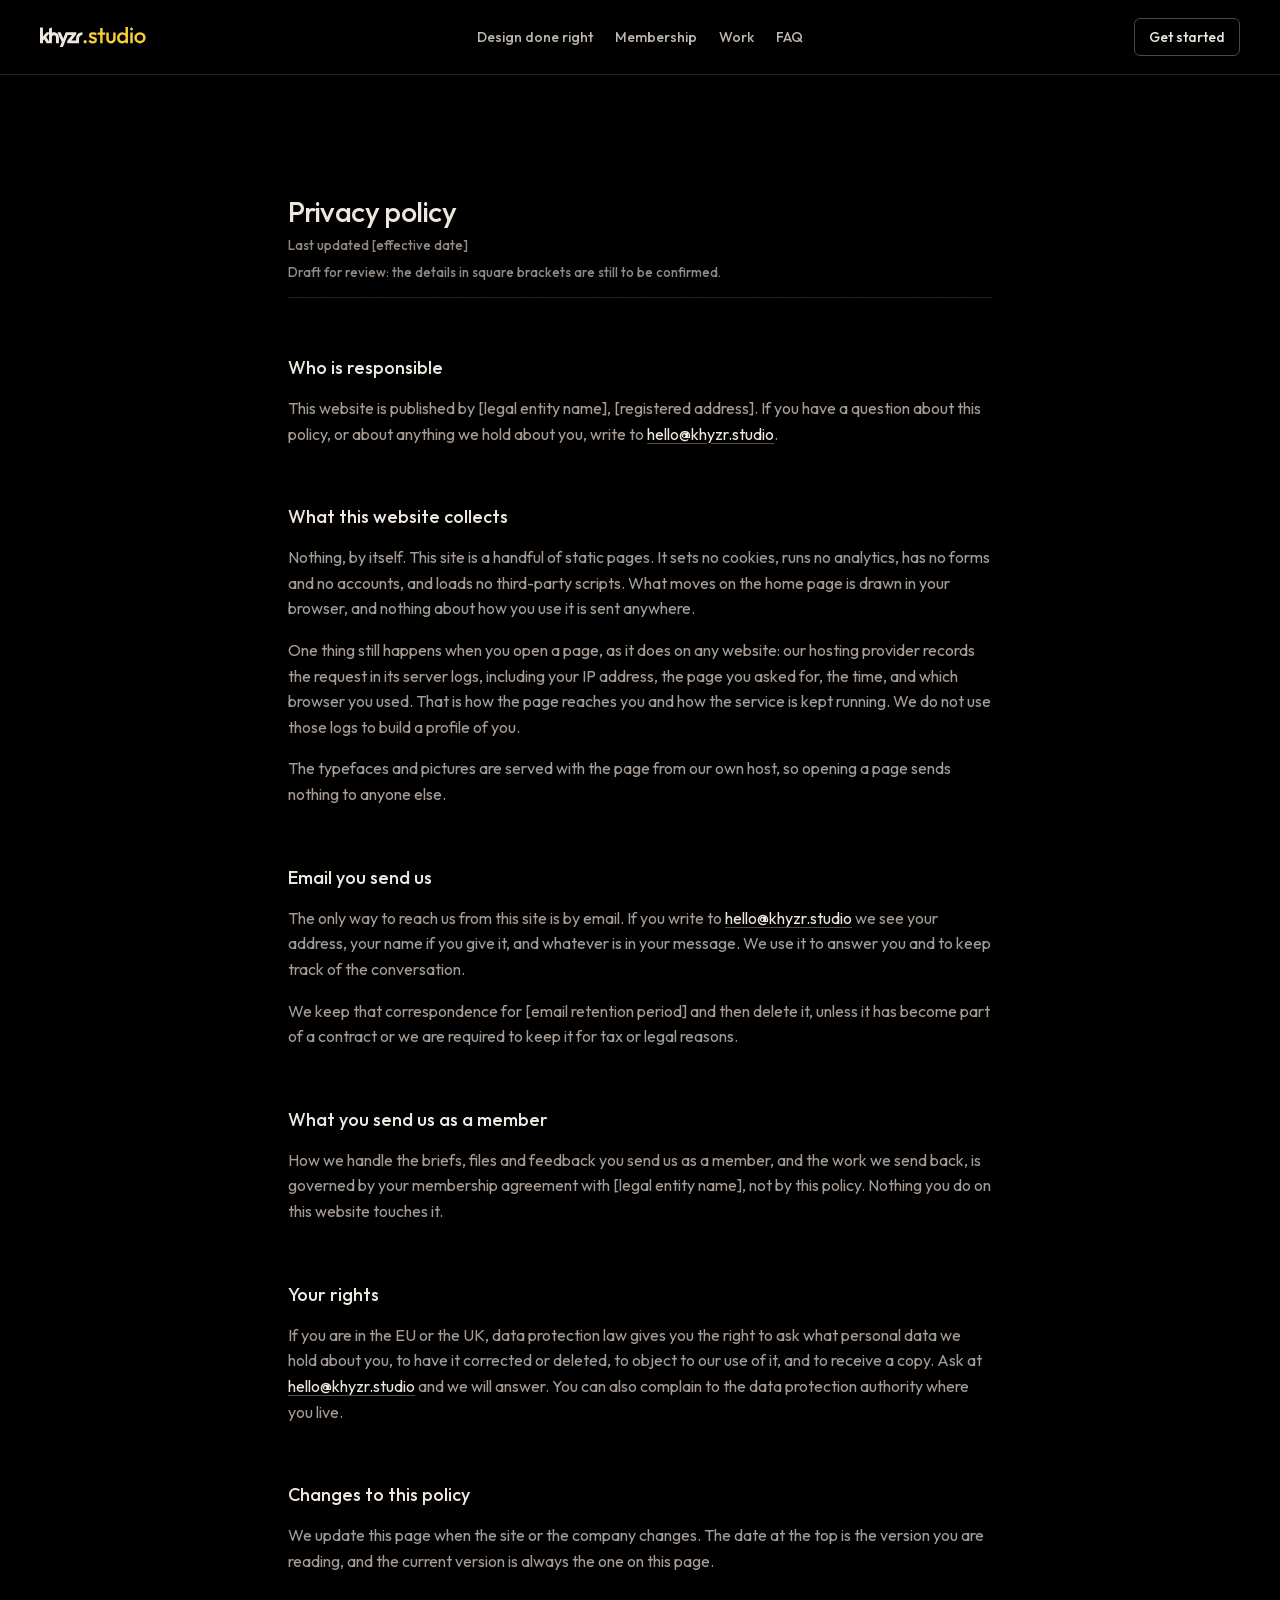
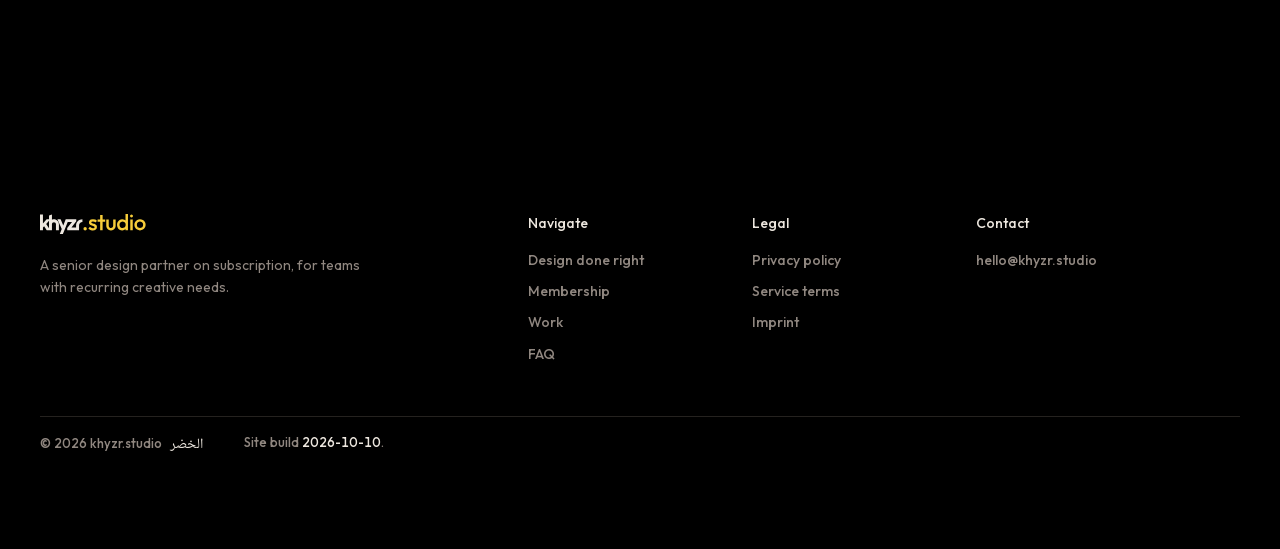
<file: legal/privacy/index.html>
<!DOCTYPE html><!--zLmVOXwoyTJVhWKhLeafp--><html lang="en" class="__variable_410c3d __variable_5233f3"><head><meta charSet="utf-8"/><meta name="viewport" content="width=device-width, initial-scale=1, viewport-fit=cover"/><link rel="stylesheet" href="/_next/static/css/4fcb383374b8b47d.css" data-precedence="next"/><link rel="stylesheet" href="/_next/static/css/9dabcbcfb9750af9.css" data-precedence="next"/><link rel="stylesheet" href="/_next/static/css/3c80372d10cc36e4.css" data-precedence="next"/><link rel="preload" as="script" fetchPriority="low" href="/_next/static/chunks/webpack-6746df6466157ff7.js"/><script src="/_next/static/chunks/4bd1b696-c023c6e3521b1417.js" async=""></script><script src="/_next/static/chunks/255-a85cef9cc3a04b12.js" async=""></script><script src="/_next/static/chunks/main-app-082b9f73ca427d7a.js" async=""></script><script src="/_next/static/chunks/app/layout-fe59dd3638ca2ca2.js" async=""></script><meta name="theme-color" content="#000000"/><meta name="color-scheme" content="dark"/><title>Privacy policy | khyzr.studio</title><meta name="description" content="How khyzr.studio handles the little data this website sees."/><link rel="manifest" href="/manifest.webmanifest"/><meta name="robots" content="noindex, follow"/><meta property="og:title" content="Privacy policy | khyzr.studio"/><meta property="og:description" content="How khyzr.studio handles the little data this website sees."/><meta property="og:url" content="https://khyzr.studio/legal/privacy/"/><meta property="og:site_name" content="khyzr.studio"/><meta property="og:image" content="https://khyzr.studio/og.jpg"/><meta property="og:image:width" content="1200"/><meta property="og:image:height" content="630"/><meta property="og:image:alt" content="khyzr.studio: Any shape your business needs. Brand, web, product and campaign design, all in one subscription."/><meta property="og:type" content="website"/><meta name="twitter:card" content="summary_large_image"/><meta name="twitter:title" content="Privacy policy | khyzr.studio"/><meta name="twitter:description" content="How khyzr.studio handles the little data this website sees."/><meta name="twitter:image" content="https://khyzr.studio/og.jpg"/><link rel="icon" href="/favicon-32.png" sizes="32x32" type="image/png"/><link rel="icon" href="/favicon.svg" type="image/svg+xml"/><link rel="apple-touch-icon" href="/apple-touch-icon.png"/><script>(function(){try{var p=location.pathname;if(p!=='/'&&p!=='/index.html')return;var h=document.documentElement;h.classList.add('no-native-scrollbar');setTimeout(function(){if(!window.KHYZR_BARS)h.classList.remove('no-native-scrollbar')},6000);if(matchMedia('(prefers-reduced-motion: reduce)').matches)return;h.classList.add('arming');setTimeout(function(){if(!window.__khyzrArrival)h.classList.remove('arming')},1200)}catch(e){}})()</script><noscript><style>.hero{min-height:0!important}</style></noscript><script src="/_next/static/chunks/polyfills-42372ed130431b0a.js" noModule=""></script></head><body><div hidden=""><!--$--><!--/$--></div><div class="page"><main class="main" id="main"><section class="sect s-nav s-nav--plain" data-seam="none"><nav class="nav is-folded" aria-label="Primary"><a class="brand" href="/#hero" aria-label="khyzr.studio"><svg class="logo" viewBox="0 -4.149 991.09 187.61" aria-hidden="true" focusable="false"><g class="logo-word"><path d="M 84.429688 130.542969 L 58.144531 89.496094 L 84.554688 60 Z M 149.753906 49.917969 C 144.023438 47.402344 137.683594 46.007812 131.015625 46.007812 C 124.347656 46.007812 118.007812 47.402344 112.273438 49.917969 L 112.011719 49.917969 L 112.011719 0.0117188 L 84.753906 9.097656 L 84.628906 45.441406 L 62.253906 45.441406 L 27.628906 83.871094 L 27.628906 0.0117188 L 0 0.0117188 L 0 147.371094 L 27.628906 147.371094 L 27.628906 121.507812 L 38.828125 109.707031 L 63.050781 147.371094 L 112.011719 147.371094 L 112.011719 92.234375 C 112.027344 81.851562 120.542969 73.4375 130.925781 73.4375 C 136.121094 73.4375 140.820312 75.539062 144.230469 78.941406 C 147.632812 82.34375 149.746094 87.042969 149.753906 92.234375 L 149.753906 147.371094 L 177.472656 147.371094 L 177.472656 92.207031 C 177.472656 73.324219 166.078125 57.082031 149.753906 49.917969"></path><path d="M 338.496094 104.855469 L 338.46875 121.730469 L 295.207031 121.582031 L 340.261719 64.429688 L 340.261719 45.4375 L 241.144531 45.4375 L 218.320312 102.765625 L 193.527344 45.4375 L 163.535156 45.4375 L 204.105469 137.5625 L 185.6875 183.460938 L 214.933594 183.460938 L 260.1875 71.25 L 300.4375 71.152344 L 255.382812 127.828125 L 255.382812 147.367188 L 366.023438 147.246094 L 366.4375 101.742188 C 366.59375 84.417969 380.683594 70.453125 398.007812 70.453125 L 398.007812 45.4375 C 365.179688 45.4375 338.550781 72.023438 338.496094 104.855469"></path></g><g class="logo-suffix"><path d="M423.522 149.475Q416.788 149.475 412.474 144.951Q408.16 140.426 408.16 133.903Q408.16 127.168 412.474 122.749Q416.788 118.33 423.522 118.33Q430.257 118.33 434.571 122.749Q438.885 127.168 438.885 133.903Q438.885 140.426 434.571 144.951Q430.257 149.475 423.522 149.475Z"></path><path d="M495.705 149.475Q487.287 149.475 479.5 147.266Q471.714 145.056 465.19 140.952Q458.667 136.849 453.826 130.956L468.557 116.225Q473.818 122.328 480.658 125.38Q487.497 128.431 496.126 128.431Q503.912 128.431 507.91 126.116Q511.909 123.801 511.909 119.382Q511.909 114.752 508.121 112.227Q504.333 109.702 498.335 107.913Q492.338 106.124 485.709 104.23Q479.08 102.336 473.082 99.074Q467.084 95.812 463.296 90.13Q459.508 84.448 459.508 75.399Q459.508 65.719 464.033 58.774Q468.557 51.829 476.87 48.041Q485.182 44.253 496.757 44.253Q508.963 44.253 518.327 48.568Q527.692 52.882 534.005 61.51L519.274 76.241Q514.855 70.769 509.173 68.034Q503.491 65.298 496.126 65.298Q489.181 65.298 485.393 67.402Q481.605 69.507 481.605 73.505Q481.605 77.714 485.393 80.029Q489.181 82.344 495.179 84.027Q501.176 85.711 507.805 87.71Q514.434 89.709 520.432 93.182Q526.429 96.654 530.217 102.441Q534.005 108.228 534.005 117.488Q534.005 132.219 523.694 140.847Q513.382 149.475 495.705 149.475Z"></path><path d="M564.309 147.371V4.269H587.458V147.371ZM540.108 67.402V46.358H611.659V67.402Z"></path><path d="M665.743 149.475Q652.99 149.475 642.952 143.793Q632.914 138.111 627.337 128.148Q621.761 118.184 621.761 105.045V46.358H644.909V104.02Q644.909 111.385 647.33 116.541Q649.75 121.697 654.485 124.433Q659.22 127.168 665.812 127.168Q675.845 127.168 681.211 121.171Q686.577 115.173 686.577 104.02V46.358H709.726V105.072Q709.726 118.33 704.149 128.326Q698.573 138.322 688.653 143.899Q678.733 149.475 665.743 149.475Z"></path><path d="M771.176 149.475Q757.497 149.475 746.46 142.536Q735.422 135.597 728.993 123.702Q722.563 111.806 722.563 97.03Q722.563 82.038 728.982 70.195Q735.4 58.353 746.408 51.303Q757.416 44.253 771.176 44.253Q782.75 44.253 791.694 49.199Q800.638 54.144 805.899 62.773Q811.16 71.401 811.16 82.344V111.385Q811.16 122.328 806.004 130.956Q800.848 139.585 791.799 144.53Q782.75 149.475 771.176 149.475ZM774.964 127.589Q783.592 127.589 789.987 123.661Q796.381 119.734 799.983 112.824Q803.584 105.914 803.584 96.864Q803.584 87.734 799.962 80.85Q796.341 73.966 789.966 70.053Q783.592 66.14 775.069 66.14Q766.546 66.14 760.144 70.071Q753.742 74.003 750.043 80.92Q746.343 87.836 746.343 96.864Q746.343 105.914 750.009 112.85Q753.675 119.786 760.16 123.688Q766.646 127.589 774.964 127.589ZM825.26 147.371H802.111V120.224L806.11 95.602L802.111 71.19V-4.149H825.26Z"></path><path d="M846.936 147.371V46.358H870.085V147.371ZM858.51 27.839Q852.618 27.839 848.724 23.84Q844.831 19.842 844.831 13.95Q844.831 8.057 848.724 4.059Q852.618 0.06 858.51 0.06Q864.613 0.06 868.401 4.059Q872.189 8.057 872.189 13.95Q872.189 19.842 868.401 23.84Q864.613 27.839 858.51 27.839Z"></path><path d="M938.058 149.475Q923.327 149.475 911.332 142.426Q899.336 135.376 892.286 123.38Q885.237 111.385 885.237 96.654Q885.237 81.923 892.286 70.138Q899.336 58.353 911.332 51.303Q923.327 44.253 938.058 44.253Q952.999 44.253 964.995 51.198Q976.99 58.143 984.04 70.033Q991.09 81.923 991.09 96.654Q991.09 111.385 984.04 123.38Q976.99 135.376 964.995 142.426Q952.999 149.475 938.058 149.475ZM938.058 127.168Q946.686 127.168 953.315 123.275Q959.944 119.382 963.627 112.437Q967.31 105.493 967.31 96.654Q967.31 87.815 963.522 81.081Q959.734 74.347 953.21 70.454Q946.686 66.561 938.058 66.561Q929.64 66.561 923.011 70.454Q916.382 74.347 912.699 81.081Q909.017 87.815 909.017 96.654Q909.017 105.493 912.699 112.437Q916.382 119.382 923.011 123.275Q929.64 127.168 938.058 127.168Z"></path></g></svg></a><ul class="nav-links" data-nav="true"><li><a class="sm" href="/#steps"><span>Design done right</span></a></li><li><a class="sm" href="/#membership"><span>Membership</span></a></li><li><a class="sm" href="/#work"><span>Work</span></a></li><li><a class="sm" href="/#faq"><span>FAQ</span></a></li></ul><a class="btn btn-primary btn-sm t-btn" href="/#membership">Get started</a></nav></section><section class="sect legal" data-seam="major"><article class="legal-doc"><div class="legal-head"><h1 class="h2 h-feat">Privacy policy</h1><p class="micro">Last updated [effective date]</p><p class="micro">Draft for review: the details in square brackets are still to be confirmed.</p></div><section class="legal-sec"><h2 class="h3">Who is responsible</h2><p class="body">This website is published by [legal entity name], [registered address]. If you have a question about this policy, or about anything we hold about you, write to <a href="mailto:hello@khyzr.studio">hello@khyzr.studio</a>.</p></section><section class="legal-sec"><h2 class="h3">What this website collects</h2><p class="body">Nothing, by itself. This site is a handful of static pages. It sets no cookies, runs no analytics, has no forms and no accounts, and loads no third-party scripts. What moves on the home page is drawn in your browser, and nothing about how you use it is sent anywhere.</p><p class="body">One thing still happens when you open a page, as it does on any website: our hosting provider records the request in its server logs, including your IP address, the page you asked for, the time, and which browser you used. That is how the page reaches you and how the service is kept running. We do not use those logs to build a profile of you.</p><p class="body">The typefaces and pictures are served with the page from our own host, so opening a page sends nothing to anyone else.</p></section><section class="legal-sec"><h2 class="h3">Email you send us</h2><p class="body">The only way to reach us from this site is by email. If you write to <a href="mailto:hello@khyzr.studio">hello@khyzr.studio</a> we see your address, your name if you give it, and whatever is in your message. We use it to answer you and to keep track of the conversation.</p><p class="body">We keep that correspondence for [email retention period] and then delete it, unless it has become part of a contract or we are required to keep it for tax or legal reasons.</p></section><section class="legal-sec"><h2 class="h3">What you send us as a member</h2><p class="body">How we handle the briefs, files and feedback you send us as a member, and the work we send back, is governed by your membership agreement with [legal entity name], not by this policy. Nothing you do on this website touches it.</p></section><section class="legal-sec"><h2 class="h3">Your rights</h2><p class="body">If you are in the EU or the UK, data protection law gives you the right to ask what personal data we hold about you, to have it corrected or deleted, to object to our use of it, and to receive a copy. Ask at <a href="mailto:hello@khyzr.studio">hello@khyzr.studio</a> and we will answer. You can also complain to the data protection authority where you live.</p></section><section class="legal-sec"><h2 class="h3">Changes to this policy</h2><p class="body">We update this page when the site or the company changes. The date at the top is the version you are reading, and the current version is always the one on this page.</p></section></article></section><section class="sect" data-seam="major"><footer class="colophon"><div class="colophon-brand"><a class="brand" href="/#hero" aria-label="khyzr.studio"><svg class="logo" viewBox="0 -4.149 991.09 187.61" aria-hidden="true" focusable="false"><g class="logo-word"><path d="M 84.429688 130.542969 L 58.144531 89.496094 L 84.554688 60 Z M 149.753906 49.917969 C 144.023438 47.402344 137.683594 46.007812 131.015625 46.007812 C 124.347656 46.007812 118.007812 47.402344 112.273438 49.917969 L 112.011719 49.917969 L 112.011719 0.0117188 L 84.753906 9.097656 L 84.628906 45.441406 L 62.253906 45.441406 L 27.628906 83.871094 L 27.628906 0.0117188 L 0 0.0117188 L 0 147.371094 L 27.628906 147.371094 L 27.628906 121.507812 L 38.828125 109.707031 L 63.050781 147.371094 L 112.011719 147.371094 L 112.011719 92.234375 C 112.027344 81.851562 120.542969 73.4375 130.925781 73.4375 C 136.121094 73.4375 140.820312 75.539062 144.230469 78.941406 C 147.632812 82.34375 149.746094 87.042969 149.753906 92.234375 L 149.753906 147.371094 L 177.472656 147.371094 L 177.472656 92.207031 C 177.472656 73.324219 166.078125 57.082031 149.753906 49.917969"></path><path d="M 338.496094 104.855469 L 338.46875 121.730469 L 295.207031 121.582031 L 340.261719 64.429688 L 340.261719 45.4375 L 241.144531 45.4375 L 218.320312 102.765625 L 193.527344 45.4375 L 163.535156 45.4375 L 204.105469 137.5625 L 185.6875 183.460938 L 214.933594 183.460938 L 260.1875 71.25 L 300.4375 71.152344 L 255.382812 127.828125 L 255.382812 147.367188 L 366.023438 147.246094 L 366.4375 101.742188 C 366.59375 84.417969 380.683594 70.453125 398.007812 70.453125 L 398.007812 45.4375 C 365.179688 45.4375 338.550781 72.023438 338.496094 104.855469"></path></g><g class="logo-suffix"><path d="M423.522 149.475Q416.788 149.475 412.474 144.951Q408.16 140.426 408.16 133.903Q408.16 127.168 412.474 122.749Q416.788 118.33 423.522 118.33Q430.257 118.33 434.571 122.749Q438.885 127.168 438.885 133.903Q438.885 140.426 434.571 144.951Q430.257 149.475 423.522 149.475Z"></path><path d="M495.705 149.475Q487.287 149.475 479.5 147.266Q471.714 145.056 465.19 140.952Q458.667 136.849 453.826 130.956L468.557 116.225Q473.818 122.328 480.658 125.38Q487.497 128.431 496.126 128.431Q503.912 128.431 507.91 126.116Q511.909 123.801 511.909 119.382Q511.909 114.752 508.121 112.227Q504.333 109.702 498.335 107.913Q492.338 106.124 485.709 104.23Q479.08 102.336 473.082 99.074Q467.084 95.812 463.296 90.13Q459.508 84.448 459.508 75.399Q459.508 65.719 464.033 58.774Q468.557 51.829 476.87 48.041Q485.182 44.253 496.757 44.253Q508.963 44.253 518.327 48.568Q527.692 52.882 534.005 61.51L519.274 76.241Q514.855 70.769 509.173 68.034Q503.491 65.298 496.126 65.298Q489.181 65.298 485.393 67.402Q481.605 69.507 481.605 73.505Q481.605 77.714 485.393 80.029Q489.181 82.344 495.179 84.027Q501.176 85.711 507.805 87.71Q514.434 89.709 520.432 93.182Q526.429 96.654 530.217 102.441Q534.005 108.228 534.005 117.488Q534.005 132.219 523.694 140.847Q513.382 149.475 495.705 149.475Z"></path><path d="M564.309 147.371V4.269H587.458V147.371ZM540.108 67.402V46.358H611.659V67.402Z"></path><path d="M665.743 149.475Q652.99 149.475 642.952 143.793Q632.914 138.111 627.337 128.148Q621.761 118.184 621.761 105.045V46.358H644.909V104.02Q644.909 111.385 647.33 116.541Q649.75 121.697 654.485 124.433Q659.22 127.168 665.812 127.168Q675.845 127.168 681.211 121.171Q686.577 115.173 686.577 104.02V46.358H709.726V105.072Q709.726 118.33 704.149 128.326Q698.573 138.322 688.653 143.899Q678.733 149.475 665.743 149.475Z"></path><path d="M771.176 149.475Q757.497 149.475 746.46 142.536Q735.422 135.597 728.993 123.702Q722.563 111.806 722.563 97.03Q722.563 82.038 728.982 70.195Q735.4 58.353 746.408 51.303Q757.416 44.253 771.176 44.253Q782.75 44.253 791.694 49.199Q800.638 54.144 805.899 62.773Q811.16 71.401 811.16 82.344V111.385Q811.16 122.328 806.004 130.956Q800.848 139.585 791.799 144.53Q782.75 149.475 771.176 149.475ZM774.964 127.589Q783.592 127.589 789.987 123.661Q796.381 119.734 799.983 112.824Q803.584 105.914 803.584 96.864Q803.584 87.734 799.962 80.85Q796.341 73.966 789.966 70.053Q783.592 66.14 775.069 66.14Q766.546 66.14 760.144 70.071Q753.742 74.003 750.043 80.92Q746.343 87.836 746.343 96.864Q746.343 105.914 750.009 112.85Q753.675 119.786 760.16 123.688Q766.646 127.589 774.964 127.589ZM825.26 147.371H802.111V120.224L806.11 95.602L802.111 71.19V-4.149H825.26Z"></path><path d="M846.936 147.371V46.358H870.085V147.371ZM858.51 27.839Q852.618 27.839 848.724 23.84Q844.831 19.842 844.831 13.95Q844.831 8.057 848.724 4.059Q852.618 0.06 858.51 0.06Q864.613 0.06 868.401 4.059Q872.189 8.057 872.189 13.95Q872.189 19.842 868.401 23.84Q864.613 27.839 858.51 27.839Z"></path><path d="M938.058 149.475Q923.327 149.475 911.332 142.426Q899.336 135.376 892.286 123.38Q885.237 111.385 885.237 96.654Q885.237 81.923 892.286 70.138Q899.336 58.353 911.332 51.303Q923.327 44.253 938.058 44.253Q952.999 44.253 964.995 51.198Q976.99 58.143 984.04 70.033Q991.09 81.923 991.09 96.654Q991.09 111.385 984.04 123.38Q976.99 135.376 964.995 142.426Q952.999 149.475 938.058 149.475ZM938.058 127.168Q946.686 127.168 953.315 123.275Q959.944 119.382 963.627 112.437Q967.31 105.493 967.31 96.654Q967.31 87.815 963.522 81.081Q959.734 74.347 953.21 70.454Q946.686 66.561 938.058 66.561Q929.64 66.561 923.011 70.454Q916.382 74.347 912.699 81.081Q909.017 87.815 909.017 96.654Q909.017 105.493 912.699 112.437Q916.382 119.382 923.011 123.275Q929.64 127.168 938.058 127.168Z"></path></g></svg></a><p class="sm">A senior design partner on subscription, for teams with recurring creative needs.</p></div><div class="colophon-col"><h2 class="h5">Navigate</h2><ul class="colophon-links"><li><a class="link" href="/#steps">Design done right</a></li><li><a class="link" href="/#membership">Membership</a></li><li><a class="link" href="/#work">Work</a></li><li><a class="link" href="/#faq">FAQ</a></li></ul></div><div class="colophon-col"><h2 class="h5">Legal</h2><ul class="colophon-links"><li><a class="link" href="/legal/privacy/">Privacy policy</a></li><li><a class="link" href="/legal/terms/">Service terms</a></li><li><a class="link" href="/legal/imprint/">Imprint</a></li></ul></div><div class="colophon-col"><h2 class="h5">Contact</h2><ul class="colophon-links"><li><a class="link" href="mailto:hello@khyzr.studio">hello@khyzr.studio</a></li></ul></div><p class="colophon-line micro"><span>© 2026 khyzr.studio<!-- --> <span class="ar" lang="ar" dir="rtl">الخضر</span></span><span>Site build <span class="num">2026-10-10</span>.</span></p></footer></section></main></div><div class="grain" aria-hidden="true"></div><!--$--><!--/$--><script src="/_next/static/chunks/webpack-6746df6466157ff7.js" id="_R_" async=""></script><script>(self.__next_f=self.__next_f||[]).push([0])</script><script>self.__next_f.push([1,"1:\"$Sreact.fragment\"\n2:I[5062,[\"177\",\"static/chunks/app/layout-fe59dd3638ca2ca2.js\"],\"default\"]\n3:I[9766,[],\"\"]\n4:I[8924,[],\"\"]\nf:I[7150,[],\"\"]\n:HL[\"/_next/static/css/4fcb383374b8b47d.css\",\"style\"]\n:HL[\"/_next/static/css/9dabcbcfb9750af9.css\",\"style\"]\n:HL[\"/_next/static/css/3c80372d10cc36e4.css\",\"style\"]\n"])</script><script>self.__next_f.push([1,"0:{\"P\":null,\"b\":\"zLmVOXwoyTJVhWKhLeafp\",\"p\":\"\",\"c\":[\"\",\"legal\",\"privacy\",\"\"],\"i\":false,\"f\":[[[\"\",{\"children\":[\"legal\",{\"children\":[\"privacy\",{\"children\":[\"__PAGE__\",{}]}]}]},\"$undefined\",\"$undefined\",true],[\"\",[\"$\",\"$1\",\"c\",{\"children\":[[[\"$\",\"link\",\"0\",{\"rel\":\"stylesheet\",\"href\":\"/_next/static/css/4fcb383374b8b47d.css\",\"precedence\":\"next\",\"crossOrigin\":\"$undefined\",\"nonce\":\"$undefined\"}],[\"$\",\"link\",\"1\",{\"rel\":\"stylesheet\",\"href\":\"/_next/static/css/9dabcbcfb9750af9.css\",\"precedence\":\"next\",\"crossOrigin\":\"$undefined\",\"nonce\":\"$undefined\"}],[\"$\",\"link\",\"2\",{\"rel\":\"stylesheet\",\"href\":\"/_next/static/css/3c80372d10cc36e4.css\",\"precedence\":\"next\",\"crossOrigin\":\"$undefined\",\"nonce\":\"$undefined\"}]],[\"$\",\"html\",null,{\"lang\":\"en\",\"className\":\"__variable_410c3d __variable_5233f3\",\"suppressHydrationWarning\":true,\"children\":[[\"$\",\"head\",null,{\"children\":[[\"$\",\"script\",null,{\"dangerouslySetInnerHTML\":{\"__html\":\"(function(){try{var p=location.pathname;if(p!=='/'\u0026\u0026p!=='/index.html')return;var h=document.documentElement;h.classList.add('no-native-scrollbar');setTimeout(function(){if(!window.KHYZR_BARS)h.classList.remove('no-native-scrollbar')},6000);if(matchMedia('(prefers-reduced-motion: reduce)').matches)return;h.classList.add('arming');setTimeout(function(){if(!window.__khyzrArrival)h.classList.remove('arming')},1200)}catch(e){}})()\"}}],[\"$\",\"noscript\",null,{\"children\":[\"$\",\"style\",null,{\"children\":\".hero{min-height:0!important}\"}]}]]}],[\"$\",\"body\",null,{\"children\":[[\"$\",\"$L2\",null,{}],[\"$\",\"$L3\",null,{\"parallelRouterKey\":\"children\",\"error\":\"$undefined\",\"errorStyles\":\"$undefined\",\"errorScripts\":\"$undefined\",\"template\":[\"$\",\"$L4\",null,{}],\"templateStyles\":\"$undefined\",\"templateScripts\":\"$undefined\",\"notFound\":[[[\"$\",\"div\",null,{\"className\":\"page\",\"children\":[\"$\",\"main\",null,{\"className\":\"main\",\"id\":\"main\",\"children\":[\"$\",\"section\",null,{\"className\":\"lost\",\"children\":[[\"$\",\"span\",null,{\"className\":\"lost-mark\",\"children\":[\"$\",\"svg\",null,{\"className\":\"mark mark--bloom\",\"viewBox\":\"0 0 160 160\",\"role\":\"img\",\"aria-label\":\"khyzr.studio\",\"focusable\":\"false\",\"children\":[[\"$\",\"g\",\"mark-back\",{\"className\":\"mark-back\",\"fill\":\"#CC3E66\",\"children\":[[\"$\",\"path\",\"M 46.019531 46.019531 C \",{\"d\":\"M 46.019531 46.019531 C 40.046875 51.988281 33.089844 56.679688 25.339844 59.957031 C 17.300781 63.355469 8.777344 65.078125 0 65.078125 L 0 46.445312 C 25.648438 46.445312 46.445312 25.648438 46.445312 0 L 65.078125 0 C 65.078125 8.777344 63.355469 17.300781 59.957031 25.339844 C 56.679688 33.089844 51.988281 40.046875 46.019531 46.019531 \"}],[\"$\",\"path\",\"M 87.058594 58.722656 C \",{\"d\":\"M 87.058594 58.722656 C 83.304688 64.277344 78.996094 69.5 74.246094 74.25 C 69.5 78.996094 64.277344 83.304688 58.722656 87.058594 C 53.105469 90.851562 47.101562 94.109375 40.878906 96.742188 C 27.921875 102.222656 14.167969 105.003906 0 105.003906 L 0 86.367188 C 47.699219 86.367188 86.367188 47.699219 86.367188 0 L 105.003906 0 C 105.003906 14.167969 102.222656 27.921875 96.742188 40.878906 C 94.109375 47.101562 90.851562 53.105469 87.058594 58.722656 \"}]]}],[\"$\",\"g\",\"mark-mid mark-mid--bl\",{\"className\":\"mark-mid mark-mid--bl\",\"fill\":\"#F38239\",\"children\":[[\"$\",\"path\",\"M 46.019531 113.980469 C\",{\"d\":\"M 46.019531 113.980469 C 40.046875 108.011719 33.089844 103.320312 25.339844 100.042969 C 17.300781 96.644531 8.777344 94.921875 0 94.921875 L 0 113.554688 C 25.648438 113.554688 46.445312 134.351562 46.445312 160 L 65.078125 160 C 65.078125 151.222656 63.355469 142.699219 59.957031 134.660156 C 56.679688 126.910156 51.988281 119.953125 46.019531 113.980469 \"}],[\"$\",\"path\",\"M 87.058594 101.277344 C\",{\"d\":\"M 87.058594 101.277344 C 83.304688 95.722656 78.996094 90.5 74.246094 85.75 C 69.5 81.003906 64.277344 76.695312 58.722656 72.941406 C 53.105469 69.148438 47.101562 65.890625 40.878906 63.257812 C 27.921875 57.777344 14.167969 54.996094 0 54.996094 L 0 73.632812 C 47.699219 73.632812 86.367188 112.300781 86.367188 160 L 105.003906 160 C 105.003906 145.832031 102.222656 132.078125 96.742188 119.121094 C 94.109375 112.898438 90.851562 106.894531 87.058594 101.277344 \"}]]}],\"$L5\",\"$L6\"]}]}],\"$L7\",\"$L8\",\"$L9\"]}]}]}],\"$La\"],[]],\"forbidden\":\"$undefined\",\"unauthorized\":\"$undefined\"}]]}]]}]]}],{\"children\":[\"legal\",\"$Lb\",{\"children\":[\"privacy\",\"$Lc\",{\"children\":[\"__PAGE__\",\"$Ld\",{},null,false]},null,false]},null,false]},null,false],\"$Le\",false]],\"m\":\"$undefined\",\"G\":[\"$f\",[]],\"s\":false,\"S\":true}\n"])</script><script>self.__next_f.push([1,"1a:I[4431,[],\"ViewportBoundary\"]\n1c:I[4431,[],\"MetadataBoundary\"]\n1d:\"$Sreact.suspense\"\n"])</script><script>self.__next_f.push([1,"5:[\"$\",\"g\",\"mark-mid mark-mid--tr\",{\"className\":\"mark-mid mark-mid--tr\",\"fill\":\"#F38239\",\"children\":[[\"$\",\"path\",\"M 113.980469 46.019531 C\",{\"d\":\"M 113.980469 46.019531 C 119.953125 51.988281 126.910156 56.679688 134.660156 59.957031 C 142.699219 63.355469 151.222656 65.078125 160 65.078125 L 160 46.445312 C 134.351562 46.445312 113.554688 25.648438 113.554688 0 L 94.921875 0 C 94.921875 8.777344 96.644531 17.300781 100.042969 25.339844 C 103.320312 33.089844 108.011719 40.046875 113.980469 46.019531 \"}],[\"$\",\"path\",\"M 72.941406 58.722656 C \",{\"d\":\"M 72.941406 58.722656 C 76.695312 64.277344 81.003906 69.5 85.753906 74.25 C 90.5 78.996094 95.722656 83.304688 101.277344 87.058594 C 106.894531 90.851562 112.898438 94.109375 119.121094 96.742188 C 132.078125 102.222656 145.832031 105.003906 160 105.003906 L 160 86.367188 C 112.300781 86.367188 73.632812 47.699219 73.632812 0 L 54.996094 0 C 54.996094 14.167969 57.777344 27.921875 63.257812 40.878906 C 65.890625 47.101562 69.148438 53.105469 72.941406 58.722656 \"}]]}]\n"])</script><script>self.__next_f.push([1,"6:[\"$\",\"g\",\"mark-front\",{\"className\":\"mark-front\",\"fill\":\"#F7CD3A\",\"children\":[[\"$\",\"path\",\"M 113.980469 113.980469 \",{\"d\":\"M 113.980469 113.980469 C 119.953125 108.011719 126.910156 103.320312 134.660156 100.042969 C 142.699219 96.644531 151.222656 94.921875 160 94.921875 L 160 113.554688 C 134.351562 113.554688 113.554688 134.351562 113.554688 160 L 94.921875 160 C 94.921875 151.222656 96.644531 142.699219 100.042969 134.660156 C 103.320312 126.910156 108.011719 119.953125 113.980469 113.980469 \"}],[\"$\",\"path\",\"M 72.941406 101.277344 C\",{\"d\":\"M 72.941406 101.277344 C 76.695312 95.722656 81.003906 90.5 85.753906 85.75 C 90.5 81.003906 95.722656 76.695312 101.277344 72.941406 C 106.894531 69.148438 112.898438 65.890625 119.121094 63.257812 C 132.078125 57.777344 145.832031 54.996094 160 54.996094 L 160 73.632812 C 112.300781 73.632812 73.632812 112.300781 73.632812 160 L 54.996094 160 C 54.996094 145.832031 57.777344 132.078125 63.257812 119.121094 C 65.890625 112.898438 69.148438 106.894531 72.941406 101.277344 \"}]]}]\n"])</script><script>self.__next_f.push([1,"7:[\"$\",\"h1\",null,{\"className\":\"h2 h-feat\",\"children\":\"Nothing here.\"}]\n8:[\"$\",\"p\",null,{\"className\":\"lede\",\"children\":\"This page doesn’t exist. Everything starts on the home page.\"}]\n9:[\"$\",\"div\",null,{\"className\":\"cta-row\",\"children\":[\"$\",\"a\",null,{\"className\":\"btn btn-primary t-btn\",\"href\":\"/\",\"children\":\"Back to the home page\"}]}]\na:[\"$\",\"div\",null,{\"className\":\"grain\",\"aria-hidden\":\"true\"}]\nb:[\"$\",\"$1\",\"c\",{\"children\":[null,[\"$\",\"$L3\",null,{\"parallelRouterKey\":\"children\",\"error\":\"$undefined\",\"errorStyles\":\"$undefined\",\"errorScripts\":\"$undefined\",\"template\":[\"$\",\"$L4\",null,{}],\"templateStyles\":\"$undefined\",\"templateScripts\":\"$undefined\",\"notFound\":\"$undefined\",\"forbidden\":\"$undefined\",\"unauthorized\":\"$undefined\"}]]}]\nc:[\"$\",\"$1\",\"c\",{\"children\":[null,[\"$\",\"$L3\",null,{\"parallelRouterKey\":\"children\",\"error\":\"$undefined\",\"errorStyles\":\"$undefined\",\"errorScripts\":\"$undefined\",\"template\":[\"$\",\"$L4\",null,{}],\"templateStyles\":\"$undefined\",\"templateScripts\":\"$undefined\",\"notFound\":\"$undefined\",\"forbidden\":\"$undefined\",\"unauthorized\":\"$undefined\"}]]}]\n"])</script><script>self.__next_f.push([1,"d:[\"$\",\"$1\",\"c\",{\"children\":[[[\"$\",\"div\",null,{\"className\":\"page\",\"children\":[\"$\",\"main\",null,{\"className\":\"main\",\"id\":\"main\",\"children\":[[\"$\",\"section\",null,{\"className\":\"sect s-nav s-nav--plain\",\"data-seam\":\"none\",\"children\":[\"$\",\"nav\",null,{\"className\":\"nav is-folded\",\"aria-label\":\"Primary\",\"children\":[[\"$\",\"a\",null,{\"className\":\"brand\",\"href\":\"/#hero\",\"aria-label\":\"khyzr.studio\",\"children\":[\"$\",\"svg\",null,{\"className\":\"logo\",\"viewBox\":\"0 -4.149 991.09 187.61\",\"aria-hidden\":\"true\",\"focusable\":\"false\",\"children\":[[\"$\",\"g\",null,{\"className\":\"logo-word\",\"children\":[[\"$\",\"path\",\"M 84.429688 130.542969 L\",{\"d\":\"M 84.429688 130.542969 L 58.144531 89.496094 L 84.554688 60 Z M 149.753906 49.917969 C 144.023438 47.402344 137.683594 46.007812 131.015625 46.007812 C 124.347656 46.007812 118.007812 47.402344 112.273438 49.917969 L 112.011719 49.917969 L 112.011719 0.0117188 L 84.753906 9.097656 L 84.628906 45.441406 L 62.253906 45.441406 L 27.628906 83.871094 L 27.628906 0.0117188 L 0 0.0117188 L 0 147.371094 L 27.628906 147.371094 L 27.628906 121.507812 L 38.828125 109.707031 L 63.050781 147.371094 L 112.011719 147.371094 L 112.011719 92.234375 C 112.027344 81.851562 120.542969 73.4375 130.925781 73.4375 C 136.121094 73.4375 140.820312 75.539062 144.230469 78.941406 C 147.632812 82.34375 149.746094 87.042969 149.753906 92.234375 L 149.753906 147.371094 L 177.472656 147.371094 L 177.472656 92.207031 C 177.472656 73.324219 166.078125 57.082031 149.753906 49.917969\"}],[\"$\",\"path\",\"M 338.496094 104.855469 \",{\"d\":\"M 338.496094 104.855469 L 338.46875 121.730469 L 295.207031 121.582031 L 340.261719 64.429688 L 340.261719 45.4375 L 241.144531 45.4375 L 218.320312 102.765625 L 193.527344 45.4375 L 163.535156 45.4375 L 204.105469 137.5625 L 185.6875 183.460938 L 214.933594 183.460938 L 260.1875 71.25 L 300.4375 71.152344 L 255.382812 127.828125 L 255.382812 147.367188 L 366.023438 147.246094 L 366.4375 101.742188 C 366.59375 84.417969 380.683594 70.453125 398.007812 70.453125 L 398.007812 45.4375 C 365.179688 45.4375 338.550781 72.023438 338.496094 104.855469\"}]]}],[\"$\",\"g\",null,{\"className\":\"logo-suffix\",\"children\":[[\"$\",\"path\",\"M423.522 149.475Q416.788\",{\"d\":\"M423.522 149.475Q416.788 149.475 412.474 144.951Q408.16 140.426 408.16 133.903Q408.16 127.168 412.474 122.749Q416.788 118.33 423.522 118.33Q430.257 118.33 434.571 122.749Q438.885 127.168 438.885 133.903Q438.885 140.426 434.571 144.951Q430.257 149.475 423.522 149.475Z\"}],[\"$\",\"path\",\"M495.705 149.475Q487.287\",{\"d\":\"M495.705 149.475Q487.287 149.475 479.5 147.266Q471.714 145.056 465.19 140.952Q458.667 136.849 453.826 130.956L468.557 116.225Q473.818 122.328 480.658 125.38Q487.497 128.431 496.126 128.431Q503.912 128.431 507.91 126.116Q511.909 123.801 511.909 119.382Q511.909 114.752 508.121 112.227Q504.333 109.702 498.335 107.913Q492.338 106.124 485.709 104.23Q479.08 102.336 473.082 99.074Q467.084 95.812 463.296 90.13Q459.508 84.448 459.508 75.399Q459.508 65.719 464.033 58.774Q468.557 51.829 476.87 48.041Q485.182 44.253 496.757 44.253Q508.963 44.253 518.327 48.568Q527.692 52.882 534.005 61.51L519.274 76.241Q514.855 70.769 509.173 68.034Q503.491 65.298 496.126 65.298Q489.181 65.298 485.393 67.402Q481.605 69.507 481.605 73.505Q481.605 77.714 485.393 80.029Q489.181 82.344 495.179 84.027Q501.176 85.711 507.805 87.71Q514.434 89.709 520.432 93.182Q526.429 96.654 530.217 102.441Q534.005 108.228 534.005 117.488Q534.005 132.219 523.694 140.847Q513.382 149.475 495.705 149.475Z\"}],[\"$\",\"path\",\"M564.309 147.371V4.269H5\",{\"d\":\"M564.309 147.371V4.269H587.458V147.371ZM540.108 67.402V46.358H611.659V67.402Z\"}],\"$L10\",\"$L11\",\"$L12\",\"$L13\"]}]]}]}],\"$L14\",\"$L15\"]}]}],\"$L16\",\"$L17\"]}]}],\"$L18\"],null,\"$L19\"]}]\n"])</script><script>self.__next_f.push([1,"e:[\"$\",\"$1\",\"h\",{\"children\":[null,[[\"$\",\"$L1a\",null,{\"children\":\"$L1b\"}],null],[\"$\",\"$L1c\",null,{\"children\":[\"$\",\"div\",null,{\"hidden\":true,\"children\":[\"$\",\"$1d\",null,{\"fallback\":null,\"children\":\"$L1e\"}]}]}]]}]\n"])</script><script>self.__next_f.push([1,"29:I[4431,[],\"OutletBoundary\"]\n2b:I[5278,[],\"AsyncMetadataOutlet\"]\n10:[\"$\",\"path\",\"M665.743 149.475Q652.99 \",{\"d\":\"M665.743 149.475Q652.99 149.475 642.952 143.793Q632.914 138.111 627.337 128.148Q621.761 118.184 621.761 105.045V46.358H644.909V104.02Q644.909 111.385 647.33 116.541Q649.75 121.697 654.485 124.433Q659.22 127.168 665.812 127.168Q675.845 127.168 681.211 121.171Q686.577 115.173 686.577 104.02V46.358H709.726V105.072Q709.726 118.33 704.149 128.326Q698.573 138.322 688.653 143.899Q678.733 149.475 665.743 149.475Z\"}]\n"])</script><script>self.__next_f.push([1,"11:[\"$\",\"path\",\"M771.176 149.475Q757.497\",{\"d\":\"M771.176 149.475Q757.497 149.475 746.46 142.536Q735.422 135.597 728.993 123.702Q722.563 111.806 722.563 97.03Q722.563 82.038 728.982 70.195Q735.4 58.353 746.408 51.303Q757.416 44.253 771.176 44.253Q782.75 44.253 791.694 49.199Q800.638 54.144 805.899 62.773Q811.16 71.401 811.16 82.344V111.385Q811.16 122.328 806.004 130.956Q800.848 139.585 791.799 144.53Q782.75 149.475 771.176 149.475ZM774.964 127.589Q783.592 127.589 789.987 123.661Q796.381 119.734 799.983 112.824Q803.584 105.914 803.584 96.864Q803.584 87.734 799.962 80.85Q796.341 73.966 789.966 70.053Q783.592 66.14 775.069 66.14Q766.546 66.14 760.144 70.071Q753.742 74.003 750.043 80.92Q746.343 87.836 746.343 96.864Q746.343 105.914 750.009 112.85Q753.675 119.786 760.16 123.688Q766.646 127.589 774.964 127.589ZM825.26 147.371H802.111V120.224L806.11 95.602L802.111 71.19V-4.149H825.26Z\"}]\n"])</script><script>self.__next_f.push([1,"12:[\"$\",\"path\",\"M846.936 147.371V46.358H\",{\"d\":\"M846.936 147.371V46.358H870.085V147.371ZM858.51 27.839Q852.618 27.839 848.724 23.84Q844.831 19.842 844.831 13.95Q844.831 8.057 848.724 4.059Q852.618 0.06 858.51 0.06Q864.613 0.06 868.401 4.059Q872.189 8.057 872.189 13.95Q872.189 19.842 868.401 23.84Q864.613 27.839 858.51 27.839Z\"}]\n"])</script><script>self.__next_f.push([1,"13:[\"$\",\"path\",\"M938.058 149.475Q923.327\",{\"d\":\"M938.058 149.475Q923.327 149.475 911.332 142.426Q899.336 135.376 892.286 123.38Q885.237 111.385 885.237 96.654Q885.237 81.923 892.286 70.138Q899.336 58.353 911.332 51.303Q923.327 44.253 938.058 44.253Q952.999 44.253 964.995 51.198Q976.99 58.143 984.04 70.033Q991.09 81.923 991.09 96.654Q991.09 111.385 984.04 123.38Q976.99 135.376 964.995 142.426Q952.999 149.475 938.058 149.475ZM938.058 127.168Q946.686 127.168 953.315 123.275Q959.944 119.382 963.627 112.437Q967.31 105.493 967.31 96.654Q967.31 87.815 963.522 81.081Q959.734 74.347 953.21 70.454Q946.686 66.561 938.058 66.561Q929.64 66.561 923.011 70.454Q916.382 74.347 912.699 81.081Q909.017 87.815 909.017 96.654Q909.017 105.493 912.699 112.437Q916.382 119.382 923.011 123.275Q929.64 127.168 938.058 127.168Z\"}]\n"])</script><script>self.__next_f.push([1,"14:[\"$\",\"ul\",null,{\"className\":\"nav-links\",\"data-nav\":true,\"children\":[[\"$\",\"li\",\"#steps\",{\"children\":[\"$\",\"a\",null,{\"className\":\"sm\",\"href\":\"/#steps\",\"children\":[\"$\",\"span\",null,{\"children\":\"Design done right\"}]}]}],[\"$\",\"li\",\"#membership\",{\"children\":[\"$\",\"a\",null,{\"className\":\"sm\",\"href\":\"/#membership\",\"children\":[\"$\",\"span\",null,{\"children\":\"Membership\"}]}]}],[\"$\",\"li\",\"#work\",{\"children\":[\"$\",\"a\",null,{\"className\":\"sm\",\"href\":\"/#work\",\"children\":[\"$\",\"span\",null,{\"children\":\"Work\"}]}]}],[\"$\",\"li\",\"#faq\",{\"children\":[\"$\",\"a\",null,{\"className\":\"sm\",\"href\":\"/#faq\",\"children\":[\"$\",\"span\",null,{\"children\":\"FAQ\"}]}]}]]}]\n15:[\"$\",\"a\",null,{\"className\":\"btn btn-primary btn-sm t-btn\",\"href\":\"/#membership\",\"children\":\"Get started\"}]\n"])</script><script>self.__next_f.push([1,"16:[\"$\",\"section\",null,{\"className\":\"sect legal\",\"data-seam\":\"major\",\"children\":[\"$\",\"article\",null,{\"className\":\"legal-doc\",\"children\":[[\"$\",\"div\",null,{\"className\":\"legal-head\",\"children\":[[\"$\",\"h1\",null,{\"className\":\"h2 h-feat\",\"children\":\"Privacy policy\"}],[\"$\",\"p\",null,{\"className\":\"micro\",\"children\":\"Last updated [effective date]\"}],[\"$\",\"p\",null,{\"className\":\"micro\",\"children\":\"Draft for review: the details in square brackets are still to be confirmed.\"}]]}],[[\"$\",\"section\",\"Who is responsible\",{\"className\":\"legal-sec\",\"children\":[[\"$\",\"h2\",null,{\"className\":\"h3\",\"children\":\"Who is responsible\"}],[[\"$\",\"p\",\"0\",{\"className\":\"body\",\"children\":[\"This website is published by [legal entity name], [registered address]. If you have a question about this policy, or about anything we hold about you, write to \",[\"$\",\"$1\",\"1\",{\"children\":[\"$\",\"a\",null,{\"href\":\"mailto:hello@khyzr.studio\",\"children\":\"hello@khyzr.studio\"}]}],\".\"]}]],\"$undefined\"]}],[\"$\",\"section\",\"What this website collects\",{\"className\":\"legal-sec\",\"children\":[[\"$\",\"h2\",null,{\"className\":\"h3\",\"children\":\"What this website collects\"}],[[\"$\",\"p\",\"0\",{\"className\":\"body\",\"children\":[\"Nothing, by itself. This site is a handful of static pages. It sets no cookies, runs no analytics, has no forms and no accounts, and loads no third-party scripts. What moves on the home page is drawn in your browser, and nothing about how you use it is sent anywhere.\"]}],[\"$\",\"p\",\"1\",{\"className\":\"body\",\"children\":[\"One thing still happens when you open a page, as it does on any website: our hosting provider records the request in its server logs, including your IP address, the page you asked for, the time, and which browser you used. That is how the page reaches you and how the service is kept running. We do not use those logs to build a profile of you.\"]}],[\"$\",\"p\",\"2\",{\"className\":\"body\",\"children\":[\"The typefaces and pictures are served with the page from our own host, so opening a page sends nothing to anyone else.\"]}]],\"$undefined\"]}],[\"$\",\"section\",\"Email you send us\",{\"className\":\"legal-sec\",\"children\":[[\"$\",\"h2\",null,{\"className\":\"h3\",\"children\":\"Email you send us\"}],[[\"$\",\"p\",\"0\",{\"className\":\"body\",\"children\":[\"The only way to reach us from this site is by email. If you write to \",[\"$\",\"$1\",\"1\",{\"children\":[\"$\",\"a\",null,{\"href\":\"mailto:hello@khyzr.studio\",\"children\":\"hello@khyzr.studio\"}]}],\" we see your address, your name if you give it, and whatever is in your message. We use it to answer you and to keep track of the conversation.\"]}],[\"$\",\"p\",\"1\",{\"className\":\"body\",\"children\":[\"We keep that correspondence for [email retention period] and then delete it, unless it has become part of a contract or we are required to keep it for tax or legal reasons.\"]}]],\"$undefined\"]}],[\"$\",\"section\",\"What you send us as a member\",{\"className\":\"legal-sec\",\"children\":[[\"$\",\"h2\",null,{\"className\":\"h3\",\"children\":\"What you send us as a member\"}],[[\"$\",\"p\",\"0\",{\"className\":\"body\",\"children\":[\"How we handle the briefs, files and feedback you send us as a member, and the work we send back, is governed by your membership agreement with [legal entity name], not by this policy. Nothing you do on this website touches it.\"]}]],\"$undefined\"]}],[\"$\",\"section\",\"Your rights\",{\"className\":\"legal-sec\",\"children\":[[\"$\",\"h2\",null,{\"className\":\"h3\",\"children\":\"Your rights\"}],[[\"$\",\"p\",\"0\",{\"className\":\"body\",\"children\":[\"If you are in the EU or the UK, data protection law gives you the right to ask what personal data we hold about you, to have it corrected or deleted, to object to our use of it, and to receive a copy. Ask at \",[\"$\",\"$1\",\"1\",{\"children\":[\"$\",\"a\",null,{\"href\":\"mailto:hello@khyzr.studio\",\"children\":\"hello@khyzr.studio\"}]}],\" and we will answer. You can also complain to the data protection authority where you live.\"]}]],\"$undefined\"]}],[\"$\",\"section\",\"Changes to this policy\",{\"className\":\"legal-sec\",\"children\":[[\"$\",\"h2\",null,{\"className\":\"h3\",\"children\":\"Changes to this policy\"}],[\"$L1f\"],\"$undefined\"]}]]]}]}]\n"])</script><script>self.__next_f.push([1,"17:[\"$\",\"section\",null,{\"className\":\"sect\",\"data-seam\":\"major\",\"children\":[\"$\",\"footer\",null,{\"className\":\"colophon\",\"children\":[[\"$\",\"div\",null,{\"className\":\"colophon-brand\",\"children\":[[\"$\",\"a\",null,{\"className\":\"brand\",\"href\":\"/#hero\",\"aria-label\":\"khyzr.studio\",\"children\":[\"$\",\"svg\",null,{\"className\":\"logo\",\"viewBox\":\"0 -4.149 991.09 187.61\",\"aria-hidden\":\"true\",\"focusable\":\"false\",\"children\":[[\"$\",\"g\",null,{\"className\":\"logo-word\",\"children\":[[\"$\",\"path\",\"M 84.429688 130.542969 L\",{\"d\":\"M 84.429688 130.542969 L 58.144531 89.496094 L 84.554688 60 Z M 149.753906 49.917969 C 144.023438 47.402344 137.683594 46.007812 131.015625 46.007812 C 124.347656 46.007812 118.007812 47.402344 112.273438 49.917969 L 112.011719 49.917969 L 112.011719 0.0117188 L 84.753906 9.097656 L 84.628906 45.441406 L 62.253906 45.441406 L 27.628906 83.871094 L 27.628906 0.0117188 L 0 0.0117188 L 0 147.371094 L 27.628906 147.371094 L 27.628906 121.507812 L 38.828125 109.707031 L 63.050781 147.371094 L 112.011719 147.371094 L 112.011719 92.234375 C 112.027344 81.851562 120.542969 73.4375 130.925781 73.4375 C 136.121094 73.4375 140.820312 75.539062 144.230469 78.941406 C 147.632812 82.34375 149.746094 87.042969 149.753906 92.234375 L 149.753906 147.371094 L 177.472656 147.371094 L 177.472656 92.207031 C 177.472656 73.324219 166.078125 57.082031 149.753906 49.917969\"}],[\"$\",\"path\",\"M 338.496094 104.855469 \",{\"d\":\"M 338.496094 104.855469 L 338.46875 121.730469 L 295.207031 121.582031 L 340.261719 64.429688 L 340.261719 45.4375 L 241.144531 45.4375 L 218.320312 102.765625 L 193.527344 45.4375 L 163.535156 45.4375 L 204.105469 137.5625 L 185.6875 183.460938 L 214.933594 183.460938 L 260.1875 71.25 L 300.4375 71.152344 L 255.382812 127.828125 L 255.382812 147.367188 L 366.023438 147.246094 L 366.4375 101.742188 C 366.59375 84.417969 380.683594 70.453125 398.007812 70.453125 L 398.007812 45.4375 C 365.179688 45.4375 338.550781 72.023438 338.496094 104.855469\"}]]}],[\"$\",\"g\",null,{\"className\":\"logo-suffix\",\"children\":[[\"$\",\"path\",\"M423.522 149.475Q416.788\",{\"d\":\"M423.522 149.475Q416.788 149.475 412.474 144.951Q408.16 140.426 408.16 133.903Q408.16 127.168 412.474 122.749Q416.788 118.33 423.522 118.33Q430.257 118.33 434.571 122.749Q438.885 127.168 438.885 133.903Q438.885 140.426 434.571 144.951Q430.257 149.475 423.522 149.475Z\"}],[\"$\",\"path\",\"M495.705 149.475Q487.287\",{\"d\":\"M495.705 149.475Q487.287 149.475 479.5 147.266Q471.714 145.056 465.19 140.952Q458.667 136.849 453.826 130.956L468.557 116.225Q473.818 122.328 480.658 125.38Q487.497 128.431 496.126 128.431Q503.912 128.431 507.91 126.116Q511.909 123.801 511.909 119.382Q511.909 114.752 508.121 112.227Q504.333 109.702 498.335 107.913Q492.338 106.124 485.709 104.23Q479.08 102.336 473.082 99.074Q467.084 95.812 463.296 90.13Q459.508 84.448 459.508 75.399Q459.508 65.719 464.033 58.774Q468.557 51.829 476.87 48.041Q485.182 44.253 496.757 44.253Q508.963 44.253 518.327 48.568Q527.692 52.882 534.005 61.51L519.274 76.241Q514.855 70.769 509.173 68.034Q503.491 65.298 496.126 65.298Q489.181 65.298 485.393 67.402Q481.605 69.507 481.605 73.505Q481.605 77.714 485.393 80.029Q489.181 82.344 495.179 84.027Q501.176 85.711 507.805 87.71Q514.434 89.709 520.432 93.182Q526.429 96.654 530.217 102.441Q534.005 108.228 534.005 117.488Q534.005 132.219 523.694 140.847Q513.382 149.475 495.705 149.475Z\"}],[\"$\",\"path\",\"M564.309 147.371V4.269H5\",{\"d\":\"M564.309 147.371V4.269H587.458V147.371ZM540.108 67.402V46.358H611.659V67.402Z\"}],\"$L20\",\"$L21\",\"$L22\",\"$L23\"]}]]}]}],\"$L24\"]}],\"$L25\",\"$L26\",\"$L27\",\"$L28\"]}]}]\n"])</script><script>self.__next_f.push([1,"18:[\"$\",\"div\",null,{\"className\":\"grain\",\"aria-hidden\":\"true\"}]\n19:[\"$\",\"$L29\",null,{\"children\":[\"$L2a\",[\"$\",\"$L2b\",null,{\"promise\":\"$@2c\"}]]}]\n"])</script><script>self.__next_f.push([1,"1f:[\"$\",\"p\",\"0\",{\"className\":\"body\",\"children\":[\"We update this page when the site or the company changes. The date at the top is the version you are reading, and the current version is always the one on this page.\"]}]\n20:[\"$\",\"path\",\"M665.743 149.475Q652.99 \",{\"d\":\"M665.743 149.475Q652.99 149.475 642.952 143.793Q632.914 138.111 627.337 128.148Q621.761 118.184 621.761 105.045V46.358H644.909V104.02Q644.909 111.385 647.33 116.541Q649.75 121.697 654.485 124.433Q659.22 127.168 665.812 127.168Q675.845 127.168 681.211 121.171Q686.577 115.173 686.577 104.02V46.358H709.726V105.072Q709.726 118.33 704.149 128.326Q698.573 138.322 688.653 143.899Q678.733 149.475 665.743 149.475Z\"}]\n"])</script><script>self.__next_f.push([1,"21:[\"$\",\"path\",\"M771.176 149.475Q757.497\",{\"d\":\"M771.176 149.475Q757.497 149.475 746.46 142.536Q735.422 135.597 728.993 123.702Q722.563 111.806 722.563 97.03Q722.563 82.038 728.982 70.195Q735.4 58.353 746.408 51.303Q757.416 44.253 771.176 44.253Q782.75 44.253 791.694 49.199Q800.638 54.144 805.899 62.773Q811.16 71.401 811.16 82.344V111.385Q811.16 122.328 806.004 130.956Q800.848 139.585 791.799 144.53Q782.75 149.475 771.176 149.475ZM774.964 127.589Q783.592 127.589 789.987 123.661Q796.381 119.734 799.983 112.824Q803.584 105.914 803.584 96.864Q803.584 87.734 799.962 80.85Q796.341 73.966 789.966 70.053Q783.592 66.14 775.069 66.14Q766.546 66.14 760.144 70.071Q753.742 74.003 750.043 80.92Q746.343 87.836 746.343 96.864Q746.343 105.914 750.009 112.85Q753.675 119.786 760.16 123.688Q766.646 127.589 774.964 127.589ZM825.26 147.371H802.111V120.224L806.11 95.602L802.111 71.19V-4.149H825.26Z\"}]\n"])</script><script>self.__next_f.push([1,"22:[\"$\",\"path\",\"M846.936 147.371V46.358H\",{\"d\":\"M846.936 147.371V46.358H870.085V147.371ZM858.51 27.839Q852.618 27.839 848.724 23.84Q844.831 19.842 844.831 13.95Q844.831 8.057 848.724 4.059Q852.618 0.06 858.51 0.06Q864.613 0.06 868.401 4.059Q872.189 8.057 872.189 13.95Q872.189 19.842 868.401 23.84Q864.613 27.839 858.51 27.839Z\"}]\n"])</script><script>self.__next_f.push([1,"23:[\"$\",\"path\",\"M938.058 149.475Q923.327\",{\"d\":\"M938.058 149.475Q923.327 149.475 911.332 142.426Q899.336 135.376 892.286 123.38Q885.237 111.385 885.237 96.654Q885.237 81.923 892.286 70.138Q899.336 58.353 911.332 51.303Q923.327 44.253 938.058 44.253Q952.999 44.253 964.995 51.198Q976.99 58.143 984.04 70.033Q991.09 81.923 991.09 96.654Q991.09 111.385 984.04 123.38Q976.99 135.376 964.995 142.426Q952.999 149.475 938.058 149.475ZM938.058 127.168Q946.686 127.168 953.315 123.275Q959.944 119.382 963.627 112.437Q967.31 105.493 967.31 96.654Q967.31 87.815 963.522 81.081Q959.734 74.347 953.21 70.454Q946.686 66.561 938.058 66.561Q929.64 66.561 923.011 70.454Q916.382 74.347 912.699 81.081Q909.017 87.815 909.017 96.654Q909.017 105.493 912.699 112.437Q916.382 119.382 923.011 123.275Q929.64 127.168 938.058 127.168Z\"}]\n"])</script><script>self.__next_f.push([1,"24:[\"$\",\"p\",null,{\"className\":\"sm\",\"children\":\"A senior design partner on subscription, for teams with recurring creative needs.\"}]\n25:[\"$\",\"div\",null,{\"className\":\"colophon-col\",\"children\":[[\"$\",\"h2\",null,{\"className\":\"h5\",\"children\":\"Navigate\"}],[\"$\",\"ul\",null,{\"className\":\"colophon-links\",\"children\":[[\"$\",\"li\",\"Design done right\",{\"children\":[\"$\",\"a\",null,{\"className\":\"link\",\"href\":\"/#steps\",\"children\":\"Design done right\"}]}],[\"$\",\"li\",\"Membership\",{\"children\":[\"$\",\"a\",null,{\"className\":\"link\",\"href\":\"/#membership\",\"children\":\"Membership\"}]}],[\"$\",\"li\",\"Work\",{\"children\":[\"$\",\"a\",null,{\"className\":\"link\",\"href\":\"/#work\",\"children\":\"Work\"}]}],[\"$\",\"li\",\"FAQ\",{\"children\":[\"$\",\"a\",null,{\"className\":\"link\",\"href\":\"/#faq\",\"children\":\"FAQ\"}]}]]}]]}]\n26:[\"$\",\"div\",null,{\"className\":\"colophon-col\",\"children\":[[\"$\",\"h2\",null,{\"className\":\"h5\",\"children\":\"Legal\"}],[\"$\",\"ul\",null,{\"className\":\"colophon-links\",\"children\":[[\"$\",\"li\",\"Privacy policy\",{\"children\":[\"$\",\"a\",null,{\"className\":\"link\",\"href\":\"/legal/privacy/\",\"children\":\"Privacy policy\"}]}],[\"$\",\"li\",\"Service terms\",{\"children\":[\"$\",\"a\",null,{\"className\":\"link\",\"href\":\"/legal/terms/\",\"children\":\"Service terms\"}]}],[\"$\",\"li\",\"Imprint\",{\"children\":[\"$\",\"a\",null,{\"className\":\"link\",\"href\":\"/legal/imprint/\",\"children\":\"Imprint\"}]}]]}]]}]\n27:[\"$\",\"div\",null,{\"className\":\"colophon-col\",\"children\":[[\"$\",\"h2\",null,{\"className\":\"h5\",\"children\":\"Contact\"}],[\"$\",\"ul\",null,{\"className\":\"colophon-links\",\"children\":[\"$\",\"li\",null,{\"children\":[\"$\",\"a\",null,{\"className\":\"link\",\"href\":\"mailto:hello@khyzr.studio\",\"children\":\"hello@khyzr.studio\"}]}]}]]}]\n28:[\"$\",\"p\",null,{\"className\":\"colophon-line micro\",\"children\":[[\"$\",\"span\",null,{\"children\":[\"© 2026 khyzr.studio\",\" \",[\"$\",\"span\",null,{\"className\":\"ar\",\"lang\":\"ar\",\"dir\":\"rtl\",\"children\":\"الخضر\"}]]}],[\"$\",\"span\",null,{\"children\":[\"Site build \",[\"$\",\"span\",null,{\"className\":\"num\",\"children\":\"2026-10-10\"}],\".\"]}]]}]\n"])</script><script>self.__next_f.push([1,"1b:[[\"$\",\"meta\",\"0\",{\"charSet\":\"utf-8\"}],[\"$\",\"meta\",\"1\",{\"name\":\"viewport\",\"content\":\"width=device-width, initial-scale=1, viewport-fit=cover\"}],[\"$\",\"meta\",\"2\",{\"name\":\"theme-color\",\"content\":\"#000000\"}],[\"$\",\"meta\",\"3\",{\"name\":\"color-scheme\",\"content\":\"dark\"}]]\n"])</script><script>self.__next_f.push([1,"2a:null\n"])</script><script>self.__next_f.push([1,"2d:I[622,[],\"IconMark\"]\n"])</script><script>self.__next_f.push([1,"2c:{\"metadata\":[[\"$\",\"title\",\"0\",{\"children\":\"Privacy policy | khyzr.studio\"}],[\"$\",\"meta\",\"1\",{\"name\":\"description\",\"content\":\"How khyzr.studio handles the little data this website sees.\"}],[\"$\",\"link\",\"2\",{\"rel\":\"manifest\",\"href\":\"/manifest.webmanifest\",\"crossOrigin\":\"$undefined\"}],[\"$\",\"meta\",\"3\",{\"name\":\"robots\",\"content\":\"noindex, follow\"}],[\"$\",\"meta\",\"4\",{\"property\":\"og:title\",\"content\":\"Privacy policy | khyzr.studio\"}],[\"$\",\"meta\",\"5\",{\"property\":\"og:description\",\"content\":\"How khyzr.studio handles the little data this website sees.\"}],[\"$\",\"meta\",\"6\",{\"property\":\"og:url\",\"content\":\"https://khyzr.studio/legal/privacy/\"}],[\"$\",\"meta\",\"7\",{\"property\":\"og:site_name\",\"content\":\"khyzr.studio\"}],[\"$\",\"meta\",\"8\",{\"property\":\"og:image\",\"content\":\"https://khyzr.studio/og.jpg\"}],[\"$\",\"meta\",\"9\",{\"property\":\"og:image:width\",\"content\":\"1200\"}],[\"$\",\"meta\",\"10\",{\"property\":\"og:image:height\",\"content\":\"630\"}],[\"$\",\"meta\",\"11\",{\"property\":\"og:image:alt\",\"content\":\"khyzr.studio: Any shape your business needs. Brand, web, product and campaign design, all in one subscription.\"}],[\"$\",\"meta\",\"12\",{\"property\":\"og:type\",\"content\":\"website\"}],[\"$\",\"meta\",\"13\",{\"name\":\"twitter:card\",\"content\":\"summary_large_image\"}],[\"$\",\"meta\",\"14\",{\"name\":\"twitter:title\",\"content\":\"Privacy policy | khyzr.studio\"}],[\"$\",\"meta\",\"15\",{\"name\":\"twitter:description\",\"content\":\"How khyzr.studio handles the little data this website sees.\"}],[\"$\",\"meta\",\"16\",{\"name\":\"twitter:image\",\"content\":\"https://khyzr.studio/og.jpg\"}],[\"$\",\"link\",\"17\",{\"rel\":\"icon\",\"href\":\"/favicon-32.png\",\"sizes\":\"32x32\",\"type\":\"image/png\"}],[\"$\",\"link\",\"18\",{\"rel\":\"icon\",\"href\":\"/favicon.svg\",\"type\":\"image/svg+xml\"}],[\"$\",\"link\",\"19\",{\"rel\":\"apple-touch-icon\",\"href\":\"/apple-touch-icon.png\"}],[\"$\",\"$L2d\",\"20\",{}]],\"error\":null,\"digest\":\"$undefined\"}\n"])</script><script>self.__next_f.push([1,"1e:\"$2c:metadata\"\n"])</script></body></html>
</file>
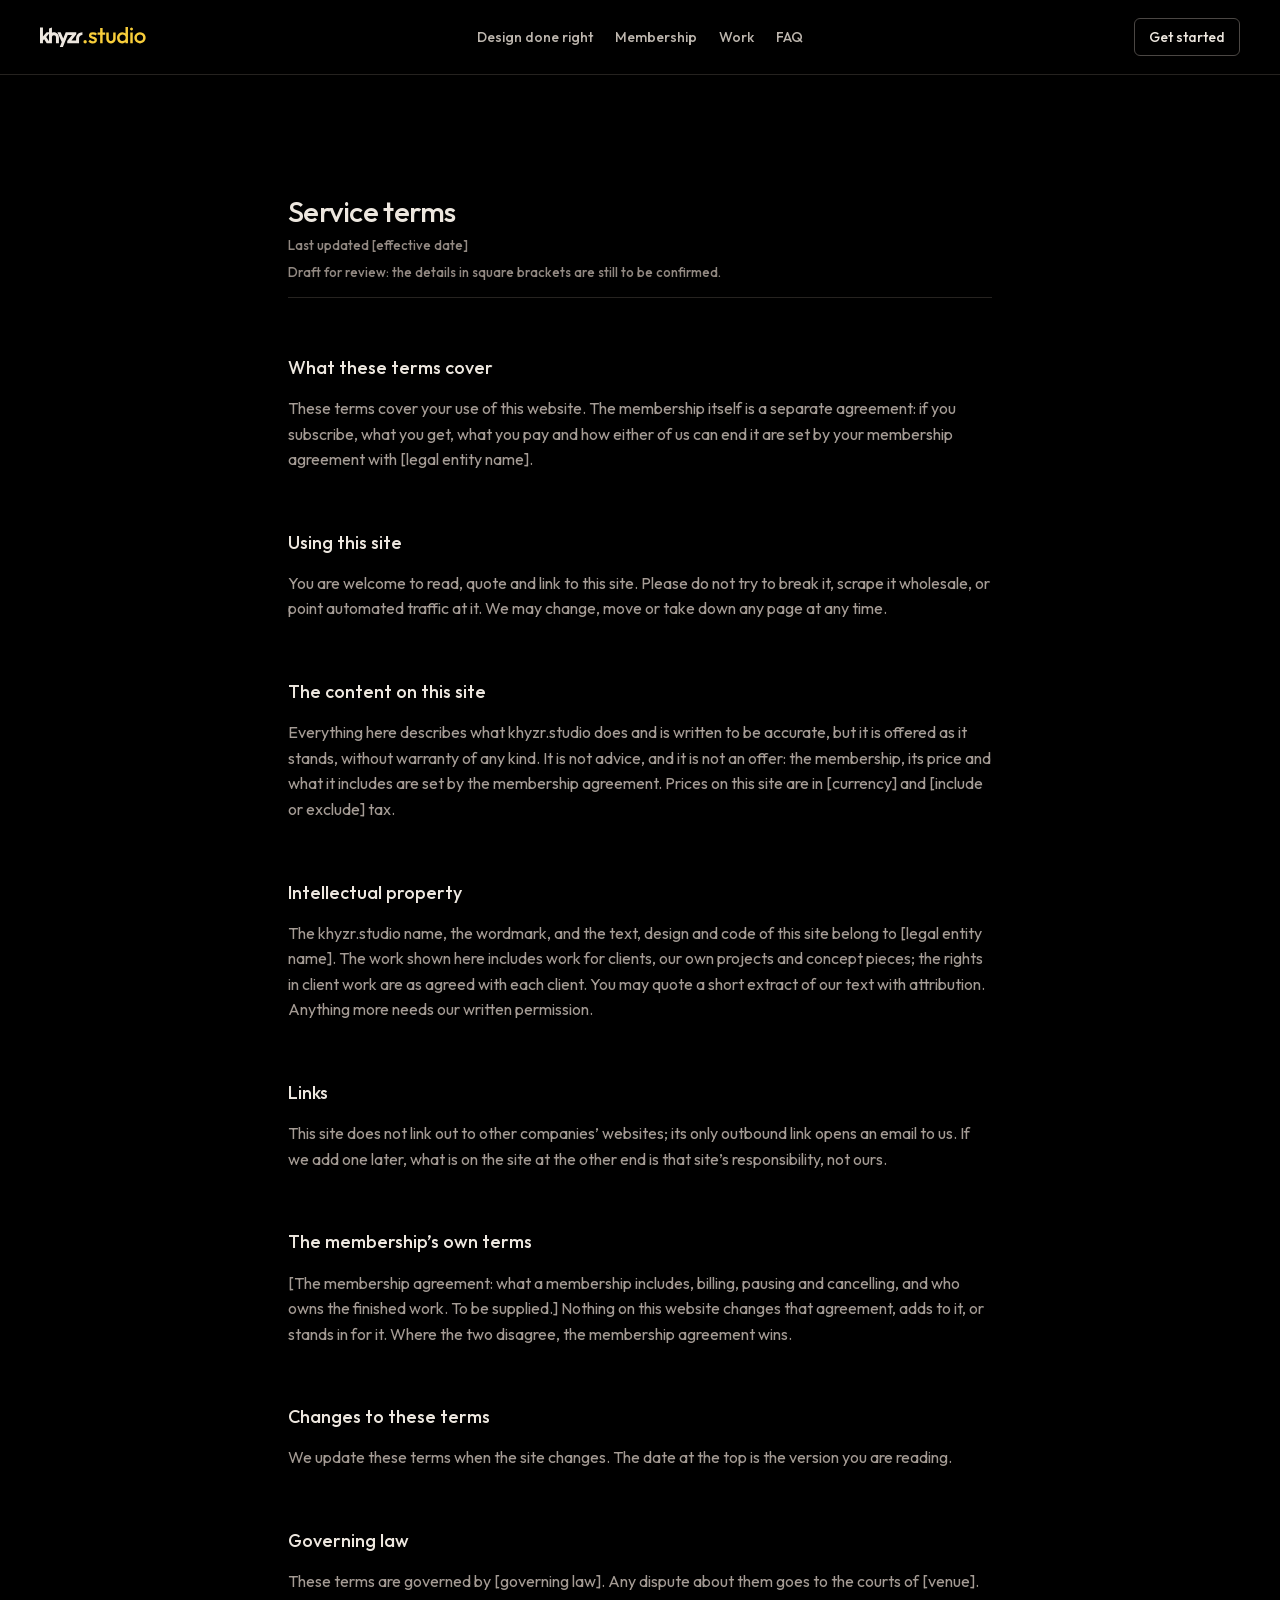
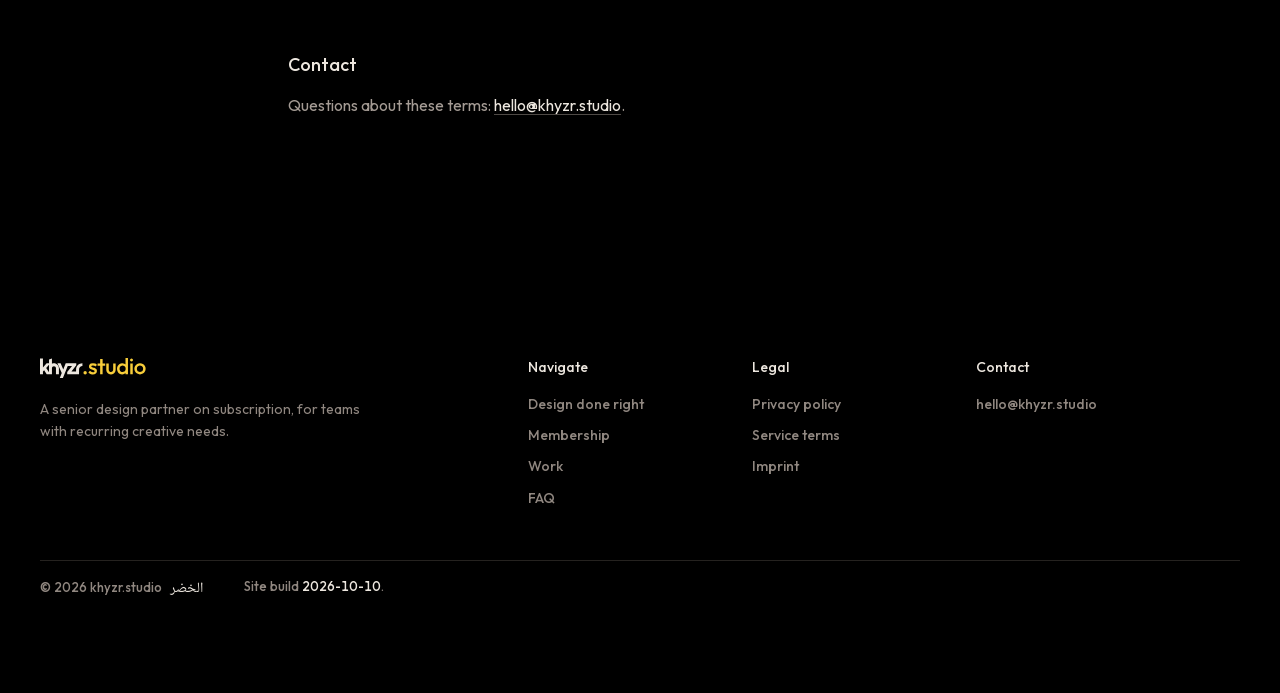
<file: legal/terms/index.html>
<!DOCTYPE html><!--zLmVOXwoyTJVhWKhLeafp--><html lang="en" class="__variable_410c3d __variable_5233f3"><head><meta charSet="utf-8"/><meta name="viewport" content="width=device-width, initial-scale=1, viewport-fit=cover"/><link rel="stylesheet" href="/_next/static/css/4fcb383374b8b47d.css" data-precedence="next"/><link rel="stylesheet" href="/_next/static/css/9dabcbcfb9750af9.css" data-precedence="next"/><link rel="stylesheet" href="/_next/static/css/3c80372d10cc36e4.css" data-precedence="next"/><link rel="preload" as="script" fetchPriority="low" href="/_next/static/chunks/webpack-6746df6466157ff7.js"/><script src="/_next/static/chunks/4bd1b696-c023c6e3521b1417.js" async=""></script><script src="/_next/static/chunks/255-a85cef9cc3a04b12.js" async=""></script><script src="/_next/static/chunks/main-app-082b9f73ca427d7a.js" async=""></script><script src="/_next/static/chunks/app/layout-fe59dd3638ca2ca2.js" async=""></script><meta name="theme-color" content="#000000"/><meta name="color-scheme" content="dark"/><title>Service terms | khyzr.studio</title><meta name="description" content="The terms for using the khyzr.studio website, and where the membership’s own terms live."/><link rel="manifest" href="/manifest.webmanifest"/><meta name="robots" content="noindex, follow"/><meta property="og:title" content="Service terms | khyzr.studio"/><meta property="og:description" content="The terms for using the khyzr.studio website, and where the membership’s own terms live."/><meta property="og:url" content="https://khyzr.studio/legal/terms/"/><meta property="og:site_name" content="khyzr.studio"/><meta property="og:image" content="https://khyzr.studio/og.jpg"/><meta property="og:image:width" content="1200"/><meta property="og:image:height" content="630"/><meta property="og:image:alt" content="khyzr.studio: Any shape your business needs. Brand, web, product and campaign design, all in one subscription."/><meta property="og:type" content="website"/><meta name="twitter:card" content="summary_large_image"/><meta name="twitter:title" content="Service terms | khyzr.studio"/><meta name="twitter:description" content="The terms for using the khyzr.studio website, and where the membership’s own terms live."/><meta name="twitter:image" content="https://khyzr.studio/og.jpg"/><link rel="icon" href="/favicon-32.png" sizes="32x32" type="image/png"/><link rel="icon" href="/favicon.svg" type="image/svg+xml"/><link rel="apple-touch-icon" href="/apple-touch-icon.png"/><script>(function(){try{var p=location.pathname;if(p!=='/'&&p!=='/index.html')return;var h=document.documentElement;h.classList.add('no-native-scrollbar');setTimeout(function(){if(!window.KHYZR_BARS)h.classList.remove('no-native-scrollbar')},6000);if(matchMedia('(prefers-reduced-motion: reduce)').matches)return;h.classList.add('arming');setTimeout(function(){if(!window.__khyzrArrival)h.classList.remove('arming')},1200)}catch(e){}})()</script><noscript><style>.hero{min-height:0!important}</style></noscript><script src="/_next/static/chunks/polyfills-42372ed130431b0a.js" noModule=""></script></head><body><div hidden=""><!--$--><!--/$--></div><div class="page"><main class="main" id="main"><section class="sect s-nav s-nav--plain" data-seam="none"><nav class="nav is-folded" aria-label="Primary"><a class="brand" href="/#hero" aria-label="khyzr.studio"><svg class="logo" viewBox="0 -4.149 991.09 187.61" aria-hidden="true" focusable="false"><g class="logo-word"><path d="M 84.429688 130.542969 L 58.144531 89.496094 L 84.554688 60 Z M 149.753906 49.917969 C 144.023438 47.402344 137.683594 46.007812 131.015625 46.007812 C 124.347656 46.007812 118.007812 47.402344 112.273438 49.917969 L 112.011719 49.917969 L 112.011719 0.0117188 L 84.753906 9.097656 L 84.628906 45.441406 L 62.253906 45.441406 L 27.628906 83.871094 L 27.628906 0.0117188 L 0 0.0117188 L 0 147.371094 L 27.628906 147.371094 L 27.628906 121.507812 L 38.828125 109.707031 L 63.050781 147.371094 L 112.011719 147.371094 L 112.011719 92.234375 C 112.027344 81.851562 120.542969 73.4375 130.925781 73.4375 C 136.121094 73.4375 140.820312 75.539062 144.230469 78.941406 C 147.632812 82.34375 149.746094 87.042969 149.753906 92.234375 L 149.753906 147.371094 L 177.472656 147.371094 L 177.472656 92.207031 C 177.472656 73.324219 166.078125 57.082031 149.753906 49.917969"></path><path d="M 338.496094 104.855469 L 338.46875 121.730469 L 295.207031 121.582031 L 340.261719 64.429688 L 340.261719 45.4375 L 241.144531 45.4375 L 218.320312 102.765625 L 193.527344 45.4375 L 163.535156 45.4375 L 204.105469 137.5625 L 185.6875 183.460938 L 214.933594 183.460938 L 260.1875 71.25 L 300.4375 71.152344 L 255.382812 127.828125 L 255.382812 147.367188 L 366.023438 147.246094 L 366.4375 101.742188 C 366.59375 84.417969 380.683594 70.453125 398.007812 70.453125 L 398.007812 45.4375 C 365.179688 45.4375 338.550781 72.023438 338.496094 104.855469"></path></g><g class="logo-suffix"><path d="M423.522 149.475Q416.788 149.475 412.474 144.951Q408.16 140.426 408.16 133.903Q408.16 127.168 412.474 122.749Q416.788 118.33 423.522 118.33Q430.257 118.33 434.571 122.749Q438.885 127.168 438.885 133.903Q438.885 140.426 434.571 144.951Q430.257 149.475 423.522 149.475Z"></path><path d="M495.705 149.475Q487.287 149.475 479.5 147.266Q471.714 145.056 465.19 140.952Q458.667 136.849 453.826 130.956L468.557 116.225Q473.818 122.328 480.658 125.38Q487.497 128.431 496.126 128.431Q503.912 128.431 507.91 126.116Q511.909 123.801 511.909 119.382Q511.909 114.752 508.121 112.227Q504.333 109.702 498.335 107.913Q492.338 106.124 485.709 104.23Q479.08 102.336 473.082 99.074Q467.084 95.812 463.296 90.13Q459.508 84.448 459.508 75.399Q459.508 65.719 464.033 58.774Q468.557 51.829 476.87 48.041Q485.182 44.253 496.757 44.253Q508.963 44.253 518.327 48.568Q527.692 52.882 534.005 61.51L519.274 76.241Q514.855 70.769 509.173 68.034Q503.491 65.298 496.126 65.298Q489.181 65.298 485.393 67.402Q481.605 69.507 481.605 73.505Q481.605 77.714 485.393 80.029Q489.181 82.344 495.179 84.027Q501.176 85.711 507.805 87.71Q514.434 89.709 520.432 93.182Q526.429 96.654 530.217 102.441Q534.005 108.228 534.005 117.488Q534.005 132.219 523.694 140.847Q513.382 149.475 495.705 149.475Z"></path><path d="M564.309 147.371V4.269H587.458V147.371ZM540.108 67.402V46.358H611.659V67.402Z"></path><path d="M665.743 149.475Q652.99 149.475 642.952 143.793Q632.914 138.111 627.337 128.148Q621.761 118.184 621.761 105.045V46.358H644.909V104.02Q644.909 111.385 647.33 116.541Q649.75 121.697 654.485 124.433Q659.22 127.168 665.812 127.168Q675.845 127.168 681.211 121.171Q686.577 115.173 686.577 104.02V46.358H709.726V105.072Q709.726 118.33 704.149 128.326Q698.573 138.322 688.653 143.899Q678.733 149.475 665.743 149.475Z"></path><path d="M771.176 149.475Q757.497 149.475 746.46 142.536Q735.422 135.597 728.993 123.702Q722.563 111.806 722.563 97.03Q722.563 82.038 728.982 70.195Q735.4 58.353 746.408 51.303Q757.416 44.253 771.176 44.253Q782.75 44.253 791.694 49.199Q800.638 54.144 805.899 62.773Q811.16 71.401 811.16 82.344V111.385Q811.16 122.328 806.004 130.956Q800.848 139.585 791.799 144.53Q782.75 149.475 771.176 149.475ZM774.964 127.589Q783.592 127.589 789.987 123.661Q796.381 119.734 799.983 112.824Q803.584 105.914 803.584 96.864Q803.584 87.734 799.962 80.85Q796.341 73.966 789.966 70.053Q783.592 66.14 775.069 66.14Q766.546 66.14 760.144 70.071Q753.742 74.003 750.043 80.92Q746.343 87.836 746.343 96.864Q746.343 105.914 750.009 112.85Q753.675 119.786 760.16 123.688Q766.646 127.589 774.964 127.589ZM825.26 147.371H802.111V120.224L806.11 95.602L802.111 71.19V-4.149H825.26Z"></path><path d="M846.936 147.371V46.358H870.085V147.371ZM858.51 27.839Q852.618 27.839 848.724 23.84Q844.831 19.842 844.831 13.95Q844.831 8.057 848.724 4.059Q852.618 0.06 858.51 0.06Q864.613 0.06 868.401 4.059Q872.189 8.057 872.189 13.95Q872.189 19.842 868.401 23.84Q864.613 27.839 858.51 27.839Z"></path><path d="M938.058 149.475Q923.327 149.475 911.332 142.426Q899.336 135.376 892.286 123.38Q885.237 111.385 885.237 96.654Q885.237 81.923 892.286 70.138Q899.336 58.353 911.332 51.303Q923.327 44.253 938.058 44.253Q952.999 44.253 964.995 51.198Q976.99 58.143 984.04 70.033Q991.09 81.923 991.09 96.654Q991.09 111.385 984.04 123.38Q976.99 135.376 964.995 142.426Q952.999 149.475 938.058 149.475ZM938.058 127.168Q946.686 127.168 953.315 123.275Q959.944 119.382 963.627 112.437Q967.31 105.493 967.31 96.654Q967.31 87.815 963.522 81.081Q959.734 74.347 953.21 70.454Q946.686 66.561 938.058 66.561Q929.64 66.561 923.011 70.454Q916.382 74.347 912.699 81.081Q909.017 87.815 909.017 96.654Q909.017 105.493 912.699 112.437Q916.382 119.382 923.011 123.275Q929.64 127.168 938.058 127.168Z"></path></g></svg></a><ul class="nav-links" data-nav="true"><li><a class="sm" href="/#steps"><span>Design done right</span></a></li><li><a class="sm" href="/#membership"><span>Membership</span></a></li><li><a class="sm" href="/#work"><span>Work</span></a></li><li><a class="sm" href="/#faq"><span>FAQ</span></a></li></ul><a class="btn btn-primary btn-sm t-btn" href="/#membership">Get started</a></nav></section><section class="sect legal" data-seam="major"><article class="legal-doc"><div class="legal-head"><h1 class="h2 h-feat">Service terms</h1><p class="micro">Last updated [effective date]</p><p class="micro">Draft for review: the details in square brackets are still to be confirmed.</p></div><section class="legal-sec"><h2 class="h3">What these terms cover</h2><p class="body">These terms cover your use of this website. The membership itself is a separate agreement: if you subscribe, what you get, what you pay and how either of us can end it are set by your membership agreement with [legal entity name].</p></section><section class="legal-sec"><h2 class="h3">Using this site</h2><p class="body">You are welcome to read, quote and link to this site. Please do not try to break it, scrape it wholesale, or point automated traffic at it. We may change, move or take down any page at any time.</p></section><section class="legal-sec"><h2 class="h3">The content on this site</h2><p class="body">Everything here describes what khyzr.studio does and is written to be accurate, but it is offered as it stands, without warranty of any kind. It is not advice, and it is not an offer: the membership, its price and what it includes are set by the membership agreement. Prices on this site are in [currency] and [include or exclude] tax.</p></section><section class="legal-sec"><h2 class="h3">Intellectual property</h2><p class="body">The khyzr.studio name, the wordmark, and the text, design and code of this site belong to [legal entity name]. The work shown here includes work for clients, our own projects and concept pieces; the rights in client work are as agreed with each client. You may quote a short extract of our text with attribution. Anything more needs our written permission.</p></section><section class="legal-sec"><h2 class="h3">Links</h2><p class="body">This site does not link out to other companies’ websites; its only outbound link opens an email to us. If we add one later, what is on the site at the other end is that site’s responsibility, not ours.</p></section><section class="legal-sec"><h2 class="h3">The membership’s own terms</h2><p class="body">[The membership agreement: what a membership includes, billing, pausing and cancelling, and who owns the finished work. To be supplied.] Nothing on this website changes that agreement, adds to it, or stands in for it. Where the two disagree, the membership agreement wins.</p></section><section class="legal-sec"><h2 class="h3">Changes to these terms</h2><p class="body">We update these terms when the site changes. The date at the top is the version you are reading.</p></section><section class="legal-sec"><h2 class="h3">Governing law</h2><p class="body">These terms are governed by [governing law]. Any dispute about them goes to the courts of [venue].</p></section><section class="legal-sec"><h2 class="h3">Contact</h2><p class="body">Questions about these terms: <a href="mailto:hello@khyzr.studio">hello@khyzr.studio</a>.</p></section></article></section><section class="sect" data-seam="major"><footer class="colophon"><div class="colophon-brand"><a class="brand" href="/#hero" aria-label="khyzr.studio"><svg class="logo" viewBox="0 -4.149 991.09 187.61" aria-hidden="true" focusable="false"><g class="logo-word"><path d="M 84.429688 130.542969 L 58.144531 89.496094 L 84.554688 60 Z M 149.753906 49.917969 C 144.023438 47.402344 137.683594 46.007812 131.015625 46.007812 C 124.347656 46.007812 118.007812 47.402344 112.273438 49.917969 L 112.011719 49.917969 L 112.011719 0.0117188 L 84.753906 9.097656 L 84.628906 45.441406 L 62.253906 45.441406 L 27.628906 83.871094 L 27.628906 0.0117188 L 0 0.0117188 L 0 147.371094 L 27.628906 147.371094 L 27.628906 121.507812 L 38.828125 109.707031 L 63.050781 147.371094 L 112.011719 147.371094 L 112.011719 92.234375 C 112.027344 81.851562 120.542969 73.4375 130.925781 73.4375 C 136.121094 73.4375 140.820312 75.539062 144.230469 78.941406 C 147.632812 82.34375 149.746094 87.042969 149.753906 92.234375 L 149.753906 147.371094 L 177.472656 147.371094 L 177.472656 92.207031 C 177.472656 73.324219 166.078125 57.082031 149.753906 49.917969"></path><path d="M 338.496094 104.855469 L 338.46875 121.730469 L 295.207031 121.582031 L 340.261719 64.429688 L 340.261719 45.4375 L 241.144531 45.4375 L 218.320312 102.765625 L 193.527344 45.4375 L 163.535156 45.4375 L 204.105469 137.5625 L 185.6875 183.460938 L 214.933594 183.460938 L 260.1875 71.25 L 300.4375 71.152344 L 255.382812 127.828125 L 255.382812 147.367188 L 366.023438 147.246094 L 366.4375 101.742188 C 366.59375 84.417969 380.683594 70.453125 398.007812 70.453125 L 398.007812 45.4375 C 365.179688 45.4375 338.550781 72.023438 338.496094 104.855469"></path></g><g class="logo-suffix"><path d="M423.522 149.475Q416.788 149.475 412.474 144.951Q408.16 140.426 408.16 133.903Q408.16 127.168 412.474 122.749Q416.788 118.33 423.522 118.33Q430.257 118.33 434.571 122.749Q438.885 127.168 438.885 133.903Q438.885 140.426 434.571 144.951Q430.257 149.475 423.522 149.475Z"></path><path d="M495.705 149.475Q487.287 149.475 479.5 147.266Q471.714 145.056 465.19 140.952Q458.667 136.849 453.826 130.956L468.557 116.225Q473.818 122.328 480.658 125.38Q487.497 128.431 496.126 128.431Q503.912 128.431 507.91 126.116Q511.909 123.801 511.909 119.382Q511.909 114.752 508.121 112.227Q504.333 109.702 498.335 107.913Q492.338 106.124 485.709 104.23Q479.08 102.336 473.082 99.074Q467.084 95.812 463.296 90.13Q459.508 84.448 459.508 75.399Q459.508 65.719 464.033 58.774Q468.557 51.829 476.87 48.041Q485.182 44.253 496.757 44.253Q508.963 44.253 518.327 48.568Q527.692 52.882 534.005 61.51L519.274 76.241Q514.855 70.769 509.173 68.034Q503.491 65.298 496.126 65.298Q489.181 65.298 485.393 67.402Q481.605 69.507 481.605 73.505Q481.605 77.714 485.393 80.029Q489.181 82.344 495.179 84.027Q501.176 85.711 507.805 87.71Q514.434 89.709 520.432 93.182Q526.429 96.654 530.217 102.441Q534.005 108.228 534.005 117.488Q534.005 132.219 523.694 140.847Q513.382 149.475 495.705 149.475Z"></path><path d="M564.309 147.371V4.269H587.458V147.371ZM540.108 67.402V46.358H611.659V67.402Z"></path><path d="M665.743 149.475Q652.99 149.475 642.952 143.793Q632.914 138.111 627.337 128.148Q621.761 118.184 621.761 105.045V46.358H644.909V104.02Q644.909 111.385 647.33 116.541Q649.75 121.697 654.485 124.433Q659.22 127.168 665.812 127.168Q675.845 127.168 681.211 121.171Q686.577 115.173 686.577 104.02V46.358H709.726V105.072Q709.726 118.33 704.149 128.326Q698.573 138.322 688.653 143.899Q678.733 149.475 665.743 149.475Z"></path><path d="M771.176 149.475Q757.497 149.475 746.46 142.536Q735.422 135.597 728.993 123.702Q722.563 111.806 722.563 97.03Q722.563 82.038 728.982 70.195Q735.4 58.353 746.408 51.303Q757.416 44.253 771.176 44.253Q782.75 44.253 791.694 49.199Q800.638 54.144 805.899 62.773Q811.16 71.401 811.16 82.344V111.385Q811.16 122.328 806.004 130.956Q800.848 139.585 791.799 144.53Q782.75 149.475 771.176 149.475ZM774.964 127.589Q783.592 127.589 789.987 123.661Q796.381 119.734 799.983 112.824Q803.584 105.914 803.584 96.864Q803.584 87.734 799.962 80.85Q796.341 73.966 789.966 70.053Q783.592 66.14 775.069 66.14Q766.546 66.14 760.144 70.071Q753.742 74.003 750.043 80.92Q746.343 87.836 746.343 96.864Q746.343 105.914 750.009 112.85Q753.675 119.786 760.16 123.688Q766.646 127.589 774.964 127.589ZM825.26 147.371H802.111V120.224L806.11 95.602L802.111 71.19V-4.149H825.26Z"></path><path d="M846.936 147.371V46.358H870.085V147.371ZM858.51 27.839Q852.618 27.839 848.724 23.84Q844.831 19.842 844.831 13.95Q844.831 8.057 848.724 4.059Q852.618 0.06 858.51 0.06Q864.613 0.06 868.401 4.059Q872.189 8.057 872.189 13.95Q872.189 19.842 868.401 23.84Q864.613 27.839 858.51 27.839Z"></path><path d="M938.058 149.475Q923.327 149.475 911.332 142.426Q899.336 135.376 892.286 123.38Q885.237 111.385 885.237 96.654Q885.237 81.923 892.286 70.138Q899.336 58.353 911.332 51.303Q923.327 44.253 938.058 44.253Q952.999 44.253 964.995 51.198Q976.99 58.143 984.04 70.033Q991.09 81.923 991.09 96.654Q991.09 111.385 984.04 123.38Q976.99 135.376 964.995 142.426Q952.999 149.475 938.058 149.475ZM938.058 127.168Q946.686 127.168 953.315 123.275Q959.944 119.382 963.627 112.437Q967.31 105.493 967.31 96.654Q967.31 87.815 963.522 81.081Q959.734 74.347 953.21 70.454Q946.686 66.561 938.058 66.561Q929.64 66.561 923.011 70.454Q916.382 74.347 912.699 81.081Q909.017 87.815 909.017 96.654Q909.017 105.493 912.699 112.437Q916.382 119.382 923.011 123.275Q929.64 127.168 938.058 127.168Z"></path></g></svg></a><p class="sm">A senior design partner on subscription, for teams with recurring creative needs.</p></div><div class="colophon-col"><h2 class="h5">Navigate</h2><ul class="colophon-links"><li><a class="link" href="/#steps">Design done right</a></li><li><a class="link" href="/#membership">Membership</a></li><li><a class="link" href="/#work">Work</a></li><li><a class="link" href="/#faq">FAQ</a></li></ul></div><div class="colophon-col"><h2 class="h5">Legal</h2><ul class="colophon-links"><li><a class="link" href="/legal/privacy/">Privacy policy</a></li><li><a class="link" href="/legal/terms/">Service terms</a></li><li><a class="link" href="/legal/imprint/">Imprint</a></li></ul></div><div class="colophon-col"><h2 class="h5">Contact</h2><ul class="colophon-links"><li><a class="link" href="mailto:hello@khyzr.studio">hello@khyzr.studio</a></li></ul></div><p class="colophon-line micro"><span>© 2026 khyzr.studio<!-- --> <span class="ar" lang="ar" dir="rtl">الخضر</span></span><span>Site build <span class="num">2026-10-10</span>.</span></p></footer></section></main></div><div class="grain" aria-hidden="true"></div><!--$--><!--/$--><script src="/_next/static/chunks/webpack-6746df6466157ff7.js" id="_R_" async=""></script><script>(self.__next_f=self.__next_f||[]).push([0])</script><script>self.__next_f.push([1,"1:\"$Sreact.fragment\"\n2:I[5062,[\"177\",\"static/chunks/app/layout-fe59dd3638ca2ca2.js\"],\"default\"]\n3:I[9766,[],\"\"]\n4:I[8924,[],\"\"]\nf:I[7150,[],\"\"]\n:HL[\"/_next/static/css/4fcb383374b8b47d.css\",\"style\"]\n:HL[\"/_next/static/css/9dabcbcfb9750af9.css\",\"style\"]\n:HL[\"/_next/static/css/3c80372d10cc36e4.css\",\"style\"]\n"])</script><script>self.__next_f.push([1,"0:{\"P\":null,\"b\":\"zLmVOXwoyTJVhWKhLeafp\",\"p\":\"\",\"c\":[\"\",\"legal\",\"terms\",\"\"],\"i\":false,\"f\":[[[\"\",{\"children\":[\"legal\",{\"children\":[\"terms\",{\"children\":[\"__PAGE__\",{}]}]}]},\"$undefined\",\"$undefined\",true],[\"\",[\"$\",\"$1\",\"c\",{\"children\":[[[\"$\",\"link\",\"0\",{\"rel\":\"stylesheet\",\"href\":\"/_next/static/css/4fcb383374b8b47d.css\",\"precedence\":\"next\",\"crossOrigin\":\"$undefined\",\"nonce\":\"$undefined\"}],[\"$\",\"link\",\"1\",{\"rel\":\"stylesheet\",\"href\":\"/_next/static/css/9dabcbcfb9750af9.css\",\"precedence\":\"next\",\"crossOrigin\":\"$undefined\",\"nonce\":\"$undefined\"}],[\"$\",\"link\",\"2\",{\"rel\":\"stylesheet\",\"href\":\"/_next/static/css/3c80372d10cc36e4.css\",\"precedence\":\"next\",\"crossOrigin\":\"$undefined\",\"nonce\":\"$undefined\"}]],[\"$\",\"html\",null,{\"lang\":\"en\",\"className\":\"__variable_410c3d __variable_5233f3\",\"suppressHydrationWarning\":true,\"children\":[[\"$\",\"head\",null,{\"children\":[[\"$\",\"script\",null,{\"dangerouslySetInnerHTML\":{\"__html\":\"(function(){try{var p=location.pathname;if(p!=='/'\u0026\u0026p!=='/index.html')return;var h=document.documentElement;h.classList.add('no-native-scrollbar');setTimeout(function(){if(!window.KHYZR_BARS)h.classList.remove('no-native-scrollbar')},6000);if(matchMedia('(prefers-reduced-motion: reduce)').matches)return;h.classList.add('arming');setTimeout(function(){if(!window.__khyzrArrival)h.classList.remove('arming')},1200)}catch(e){}})()\"}}],[\"$\",\"noscript\",null,{\"children\":[\"$\",\"style\",null,{\"children\":\".hero{min-height:0!important}\"}]}]]}],[\"$\",\"body\",null,{\"children\":[[\"$\",\"$L2\",null,{}],[\"$\",\"$L3\",null,{\"parallelRouterKey\":\"children\",\"error\":\"$undefined\",\"errorStyles\":\"$undefined\",\"errorScripts\":\"$undefined\",\"template\":[\"$\",\"$L4\",null,{}],\"templateStyles\":\"$undefined\",\"templateScripts\":\"$undefined\",\"notFound\":[[[\"$\",\"div\",null,{\"className\":\"page\",\"children\":[\"$\",\"main\",null,{\"className\":\"main\",\"id\":\"main\",\"children\":[\"$\",\"section\",null,{\"className\":\"lost\",\"children\":[[\"$\",\"span\",null,{\"className\":\"lost-mark\",\"children\":[\"$\",\"svg\",null,{\"className\":\"mark mark--bloom\",\"viewBox\":\"0 0 160 160\",\"role\":\"img\",\"aria-label\":\"khyzr.studio\",\"focusable\":\"false\",\"children\":[[\"$\",\"g\",\"mark-back\",{\"className\":\"mark-back\",\"fill\":\"#CC3E66\",\"children\":[[\"$\",\"path\",\"M 46.019531 46.019531 C \",{\"d\":\"M 46.019531 46.019531 C 40.046875 51.988281 33.089844 56.679688 25.339844 59.957031 C 17.300781 63.355469 8.777344 65.078125 0 65.078125 L 0 46.445312 C 25.648438 46.445312 46.445312 25.648438 46.445312 0 L 65.078125 0 C 65.078125 8.777344 63.355469 17.300781 59.957031 25.339844 C 56.679688 33.089844 51.988281 40.046875 46.019531 46.019531 \"}],[\"$\",\"path\",\"M 87.058594 58.722656 C \",{\"d\":\"M 87.058594 58.722656 C 83.304688 64.277344 78.996094 69.5 74.246094 74.25 C 69.5 78.996094 64.277344 83.304688 58.722656 87.058594 C 53.105469 90.851562 47.101562 94.109375 40.878906 96.742188 C 27.921875 102.222656 14.167969 105.003906 0 105.003906 L 0 86.367188 C 47.699219 86.367188 86.367188 47.699219 86.367188 0 L 105.003906 0 C 105.003906 14.167969 102.222656 27.921875 96.742188 40.878906 C 94.109375 47.101562 90.851562 53.105469 87.058594 58.722656 \"}]]}],[\"$\",\"g\",\"mark-mid mark-mid--bl\",{\"className\":\"mark-mid mark-mid--bl\",\"fill\":\"#F38239\",\"children\":[[\"$\",\"path\",\"M 46.019531 113.980469 C\",{\"d\":\"M 46.019531 113.980469 C 40.046875 108.011719 33.089844 103.320312 25.339844 100.042969 C 17.300781 96.644531 8.777344 94.921875 0 94.921875 L 0 113.554688 C 25.648438 113.554688 46.445312 134.351562 46.445312 160 L 65.078125 160 C 65.078125 151.222656 63.355469 142.699219 59.957031 134.660156 C 56.679688 126.910156 51.988281 119.953125 46.019531 113.980469 \"}],[\"$\",\"path\",\"M 87.058594 101.277344 C\",{\"d\":\"M 87.058594 101.277344 C 83.304688 95.722656 78.996094 90.5 74.246094 85.75 C 69.5 81.003906 64.277344 76.695312 58.722656 72.941406 C 53.105469 69.148438 47.101562 65.890625 40.878906 63.257812 C 27.921875 57.777344 14.167969 54.996094 0 54.996094 L 0 73.632812 C 47.699219 73.632812 86.367188 112.300781 86.367188 160 L 105.003906 160 C 105.003906 145.832031 102.222656 132.078125 96.742188 119.121094 C 94.109375 112.898438 90.851562 106.894531 87.058594 101.277344 \"}]]}],\"$L5\",\"$L6\"]}]}],\"$L7\",\"$L8\",\"$L9\"]}]}]}],\"$La\"],[]],\"forbidden\":\"$undefined\",\"unauthorized\":\"$undefined\"}]]}]]}]]}],{\"children\":[\"legal\",\"$Lb\",{\"children\":[\"terms\",\"$Lc\",{\"children\":[\"__PAGE__\",\"$Ld\",{},null,false]},null,false]},null,false]},null,false],\"$Le\",false]],\"m\":\"$undefined\",\"G\":[\"$f\",[]],\"s\":false,\"S\":true}\n"])</script><script>self.__next_f.push([1,"1a:I[4431,[],\"ViewportBoundary\"]\n1c:I[4431,[],\"MetadataBoundary\"]\n1d:\"$Sreact.suspense\"\n"])</script><script>self.__next_f.push([1,"5:[\"$\",\"g\",\"mark-mid mark-mid--tr\",{\"className\":\"mark-mid mark-mid--tr\",\"fill\":\"#F38239\",\"children\":[[\"$\",\"path\",\"M 113.980469 46.019531 C\",{\"d\":\"M 113.980469 46.019531 C 119.953125 51.988281 126.910156 56.679688 134.660156 59.957031 C 142.699219 63.355469 151.222656 65.078125 160 65.078125 L 160 46.445312 C 134.351562 46.445312 113.554688 25.648438 113.554688 0 L 94.921875 0 C 94.921875 8.777344 96.644531 17.300781 100.042969 25.339844 C 103.320312 33.089844 108.011719 40.046875 113.980469 46.019531 \"}],[\"$\",\"path\",\"M 72.941406 58.722656 C \",{\"d\":\"M 72.941406 58.722656 C 76.695312 64.277344 81.003906 69.5 85.753906 74.25 C 90.5 78.996094 95.722656 83.304688 101.277344 87.058594 C 106.894531 90.851562 112.898438 94.109375 119.121094 96.742188 C 132.078125 102.222656 145.832031 105.003906 160 105.003906 L 160 86.367188 C 112.300781 86.367188 73.632812 47.699219 73.632812 0 L 54.996094 0 C 54.996094 14.167969 57.777344 27.921875 63.257812 40.878906 C 65.890625 47.101562 69.148438 53.105469 72.941406 58.722656 \"}]]}]\n"])</script><script>self.__next_f.push([1,"6:[\"$\",\"g\",\"mark-front\",{\"className\":\"mark-front\",\"fill\":\"#F7CD3A\",\"children\":[[\"$\",\"path\",\"M 113.980469 113.980469 \",{\"d\":\"M 113.980469 113.980469 C 119.953125 108.011719 126.910156 103.320312 134.660156 100.042969 C 142.699219 96.644531 151.222656 94.921875 160 94.921875 L 160 113.554688 C 134.351562 113.554688 113.554688 134.351562 113.554688 160 L 94.921875 160 C 94.921875 151.222656 96.644531 142.699219 100.042969 134.660156 C 103.320312 126.910156 108.011719 119.953125 113.980469 113.980469 \"}],[\"$\",\"path\",\"M 72.941406 101.277344 C\",{\"d\":\"M 72.941406 101.277344 C 76.695312 95.722656 81.003906 90.5 85.753906 85.75 C 90.5 81.003906 95.722656 76.695312 101.277344 72.941406 C 106.894531 69.148438 112.898438 65.890625 119.121094 63.257812 C 132.078125 57.777344 145.832031 54.996094 160 54.996094 L 160 73.632812 C 112.300781 73.632812 73.632812 112.300781 73.632812 160 L 54.996094 160 C 54.996094 145.832031 57.777344 132.078125 63.257812 119.121094 C 65.890625 112.898438 69.148438 106.894531 72.941406 101.277344 \"}]]}]\n"])</script><script>self.__next_f.push([1,"7:[\"$\",\"h1\",null,{\"className\":\"h2 h-feat\",\"children\":\"Nothing here.\"}]\n8:[\"$\",\"p\",null,{\"className\":\"lede\",\"children\":\"This page doesn’t exist. Everything starts on the home page.\"}]\n9:[\"$\",\"div\",null,{\"className\":\"cta-row\",\"children\":[\"$\",\"a\",null,{\"className\":\"btn btn-primary t-btn\",\"href\":\"/\",\"children\":\"Back to the home page\"}]}]\na:[\"$\",\"div\",null,{\"className\":\"grain\",\"aria-hidden\":\"true\"}]\nb:[\"$\",\"$1\",\"c\",{\"children\":[null,[\"$\",\"$L3\",null,{\"parallelRouterKey\":\"children\",\"error\":\"$undefined\",\"errorStyles\":\"$undefined\",\"errorScripts\":\"$undefined\",\"template\":[\"$\",\"$L4\",null,{}],\"templateStyles\":\"$undefined\",\"templateScripts\":\"$undefined\",\"notFound\":\"$undefined\",\"forbidden\":\"$undefined\",\"unauthorized\":\"$undefined\"}]]}]\nc:[\"$\",\"$1\",\"c\",{\"children\":[null,[\"$\",\"$L3\",null,{\"parallelRouterKey\":\"children\",\"error\":\"$undefined\",\"errorStyles\":\"$undefined\",\"errorScripts\":\"$undefined\",\"template\":[\"$\",\"$L4\",null,{}],\"templateStyles\":\"$undefined\",\"templateScripts\":\"$undefined\",\"notFound\":\"$undefined\",\"forbidden\":\"$undefined\",\"unauthorized\":\"$undefined\"}]]}]\n"])</script><script>self.__next_f.push([1,"d:[\"$\",\"$1\",\"c\",{\"children\":[[[\"$\",\"div\",null,{\"className\":\"page\",\"children\":[\"$\",\"main\",null,{\"className\":\"main\",\"id\":\"main\",\"children\":[[\"$\",\"section\",null,{\"className\":\"sect s-nav s-nav--plain\",\"data-seam\":\"none\",\"children\":[\"$\",\"nav\",null,{\"className\":\"nav is-folded\",\"aria-label\":\"Primary\",\"children\":[[\"$\",\"a\",null,{\"className\":\"brand\",\"href\":\"/#hero\",\"aria-label\":\"khyzr.studio\",\"children\":[\"$\",\"svg\",null,{\"className\":\"logo\",\"viewBox\":\"0 -4.149 991.09 187.61\",\"aria-hidden\":\"true\",\"focusable\":\"false\",\"children\":[[\"$\",\"g\",null,{\"className\":\"logo-word\",\"children\":[[\"$\",\"path\",\"M 84.429688 130.542969 L\",{\"d\":\"M 84.429688 130.542969 L 58.144531 89.496094 L 84.554688 60 Z M 149.753906 49.917969 C 144.023438 47.402344 137.683594 46.007812 131.015625 46.007812 C 124.347656 46.007812 118.007812 47.402344 112.273438 49.917969 L 112.011719 49.917969 L 112.011719 0.0117188 L 84.753906 9.097656 L 84.628906 45.441406 L 62.253906 45.441406 L 27.628906 83.871094 L 27.628906 0.0117188 L 0 0.0117188 L 0 147.371094 L 27.628906 147.371094 L 27.628906 121.507812 L 38.828125 109.707031 L 63.050781 147.371094 L 112.011719 147.371094 L 112.011719 92.234375 C 112.027344 81.851562 120.542969 73.4375 130.925781 73.4375 C 136.121094 73.4375 140.820312 75.539062 144.230469 78.941406 C 147.632812 82.34375 149.746094 87.042969 149.753906 92.234375 L 149.753906 147.371094 L 177.472656 147.371094 L 177.472656 92.207031 C 177.472656 73.324219 166.078125 57.082031 149.753906 49.917969\"}],[\"$\",\"path\",\"M 338.496094 104.855469 \",{\"d\":\"M 338.496094 104.855469 L 338.46875 121.730469 L 295.207031 121.582031 L 340.261719 64.429688 L 340.261719 45.4375 L 241.144531 45.4375 L 218.320312 102.765625 L 193.527344 45.4375 L 163.535156 45.4375 L 204.105469 137.5625 L 185.6875 183.460938 L 214.933594 183.460938 L 260.1875 71.25 L 300.4375 71.152344 L 255.382812 127.828125 L 255.382812 147.367188 L 366.023438 147.246094 L 366.4375 101.742188 C 366.59375 84.417969 380.683594 70.453125 398.007812 70.453125 L 398.007812 45.4375 C 365.179688 45.4375 338.550781 72.023438 338.496094 104.855469\"}]]}],[\"$\",\"g\",null,{\"className\":\"logo-suffix\",\"children\":[[\"$\",\"path\",\"M423.522 149.475Q416.788\",{\"d\":\"M423.522 149.475Q416.788 149.475 412.474 144.951Q408.16 140.426 408.16 133.903Q408.16 127.168 412.474 122.749Q416.788 118.33 423.522 118.33Q430.257 118.33 434.571 122.749Q438.885 127.168 438.885 133.903Q438.885 140.426 434.571 144.951Q430.257 149.475 423.522 149.475Z\"}],[\"$\",\"path\",\"M495.705 149.475Q487.287\",{\"d\":\"M495.705 149.475Q487.287 149.475 479.5 147.266Q471.714 145.056 465.19 140.952Q458.667 136.849 453.826 130.956L468.557 116.225Q473.818 122.328 480.658 125.38Q487.497 128.431 496.126 128.431Q503.912 128.431 507.91 126.116Q511.909 123.801 511.909 119.382Q511.909 114.752 508.121 112.227Q504.333 109.702 498.335 107.913Q492.338 106.124 485.709 104.23Q479.08 102.336 473.082 99.074Q467.084 95.812 463.296 90.13Q459.508 84.448 459.508 75.399Q459.508 65.719 464.033 58.774Q468.557 51.829 476.87 48.041Q485.182 44.253 496.757 44.253Q508.963 44.253 518.327 48.568Q527.692 52.882 534.005 61.51L519.274 76.241Q514.855 70.769 509.173 68.034Q503.491 65.298 496.126 65.298Q489.181 65.298 485.393 67.402Q481.605 69.507 481.605 73.505Q481.605 77.714 485.393 80.029Q489.181 82.344 495.179 84.027Q501.176 85.711 507.805 87.71Q514.434 89.709 520.432 93.182Q526.429 96.654 530.217 102.441Q534.005 108.228 534.005 117.488Q534.005 132.219 523.694 140.847Q513.382 149.475 495.705 149.475Z\"}],[\"$\",\"path\",\"M564.309 147.371V4.269H5\",{\"d\":\"M564.309 147.371V4.269H587.458V147.371ZM540.108 67.402V46.358H611.659V67.402Z\"}],\"$L10\",\"$L11\",\"$L12\",\"$L13\"]}]]}]}],\"$L14\",\"$L15\"]}]}],\"$L16\",\"$L17\"]}]}],\"$L18\"],null,\"$L19\"]}]\n"])</script><script>self.__next_f.push([1,"e:[\"$\",\"$1\",\"h\",{\"children\":[null,[[\"$\",\"$L1a\",null,{\"children\":\"$L1b\"}],null],[\"$\",\"$L1c\",null,{\"children\":[\"$\",\"div\",null,{\"hidden\":true,\"children\":[\"$\",\"$1d\",null,{\"fallback\":null,\"children\":\"$L1e\"}]}]}]]}]\n"])</script><script>self.__next_f.push([1,"2a:I[4431,[],\"OutletBoundary\"]\n2c:I[5278,[],\"AsyncMetadataOutlet\"]\n10:[\"$\",\"path\",\"M665.743 149.475Q652.99 \",{\"d\":\"M665.743 149.475Q652.99 149.475 642.952 143.793Q632.914 138.111 627.337 128.148Q621.761 118.184 621.761 105.045V46.358H644.909V104.02Q644.909 111.385 647.33 116.541Q649.75 121.697 654.485 124.433Q659.22 127.168 665.812 127.168Q675.845 127.168 681.211 121.171Q686.577 115.173 686.577 104.02V46.358H709.726V105.072Q709.726 118.33 704.149 128.326Q698.573 138.322 688.653 143.899Q678.733 149.475 665.743 149.475Z\"}]\n"])</script><script>self.__next_f.push([1,"11:[\"$\",\"path\",\"M771.176 149.475Q757.497\",{\"d\":\"M771.176 149.475Q757.497 149.475 746.46 142.536Q735.422 135.597 728.993 123.702Q722.563 111.806 722.563 97.03Q722.563 82.038 728.982 70.195Q735.4 58.353 746.408 51.303Q757.416 44.253 771.176 44.253Q782.75 44.253 791.694 49.199Q800.638 54.144 805.899 62.773Q811.16 71.401 811.16 82.344V111.385Q811.16 122.328 806.004 130.956Q800.848 139.585 791.799 144.53Q782.75 149.475 771.176 149.475ZM774.964 127.589Q783.592 127.589 789.987 123.661Q796.381 119.734 799.983 112.824Q803.584 105.914 803.584 96.864Q803.584 87.734 799.962 80.85Q796.341 73.966 789.966 70.053Q783.592 66.14 775.069 66.14Q766.546 66.14 760.144 70.071Q753.742 74.003 750.043 80.92Q746.343 87.836 746.343 96.864Q746.343 105.914 750.009 112.85Q753.675 119.786 760.16 123.688Q766.646 127.589 774.964 127.589ZM825.26 147.371H802.111V120.224L806.11 95.602L802.111 71.19V-4.149H825.26Z\"}]\n"])</script><script>self.__next_f.push([1,"12:[\"$\",\"path\",\"M846.936 147.371V46.358H\",{\"d\":\"M846.936 147.371V46.358H870.085V147.371ZM858.51 27.839Q852.618 27.839 848.724 23.84Q844.831 19.842 844.831 13.95Q844.831 8.057 848.724 4.059Q852.618 0.06 858.51 0.06Q864.613 0.06 868.401 4.059Q872.189 8.057 872.189 13.95Q872.189 19.842 868.401 23.84Q864.613 27.839 858.51 27.839Z\"}]\n"])</script><script>self.__next_f.push([1,"13:[\"$\",\"path\",\"M938.058 149.475Q923.327\",{\"d\":\"M938.058 149.475Q923.327 149.475 911.332 142.426Q899.336 135.376 892.286 123.38Q885.237 111.385 885.237 96.654Q885.237 81.923 892.286 70.138Q899.336 58.353 911.332 51.303Q923.327 44.253 938.058 44.253Q952.999 44.253 964.995 51.198Q976.99 58.143 984.04 70.033Q991.09 81.923 991.09 96.654Q991.09 111.385 984.04 123.38Q976.99 135.376 964.995 142.426Q952.999 149.475 938.058 149.475ZM938.058 127.168Q946.686 127.168 953.315 123.275Q959.944 119.382 963.627 112.437Q967.31 105.493 967.31 96.654Q967.31 87.815 963.522 81.081Q959.734 74.347 953.21 70.454Q946.686 66.561 938.058 66.561Q929.64 66.561 923.011 70.454Q916.382 74.347 912.699 81.081Q909.017 87.815 909.017 96.654Q909.017 105.493 912.699 112.437Q916.382 119.382 923.011 123.275Q929.64 127.168 938.058 127.168Z\"}]\n"])</script><script>self.__next_f.push([1,"14:[\"$\",\"ul\",null,{\"className\":\"nav-links\",\"data-nav\":true,\"children\":[[\"$\",\"li\",\"#steps\",{\"children\":[\"$\",\"a\",null,{\"className\":\"sm\",\"href\":\"/#steps\",\"children\":[\"$\",\"span\",null,{\"children\":\"Design done right\"}]}]}],[\"$\",\"li\",\"#membership\",{\"children\":[\"$\",\"a\",null,{\"className\":\"sm\",\"href\":\"/#membership\",\"children\":[\"$\",\"span\",null,{\"children\":\"Membership\"}]}]}],[\"$\",\"li\",\"#work\",{\"children\":[\"$\",\"a\",null,{\"className\":\"sm\",\"href\":\"/#work\",\"children\":[\"$\",\"span\",null,{\"children\":\"Work\"}]}]}],[\"$\",\"li\",\"#faq\",{\"children\":[\"$\",\"a\",null,{\"className\":\"sm\",\"href\":\"/#faq\",\"children\":[\"$\",\"span\",null,{\"children\":\"FAQ\"}]}]}]]}]\n15:[\"$\",\"a\",null,{\"className\":\"btn btn-primary btn-sm t-btn\",\"href\":\"/#membership\",\"children\":\"Get started\"}]\n"])</script><script>self.__next_f.push([1,"16:[\"$\",\"section\",null,{\"className\":\"sect legal\",\"data-seam\":\"major\",\"children\":[\"$\",\"article\",null,{\"className\":\"legal-doc\",\"children\":[[\"$\",\"div\",null,{\"className\":\"legal-head\",\"children\":[[\"$\",\"h1\",null,{\"className\":\"h2 h-feat\",\"children\":\"Service terms\"}],[\"$\",\"p\",null,{\"className\":\"micro\",\"children\":\"Last updated [effective date]\"}],[\"$\",\"p\",null,{\"className\":\"micro\",\"children\":\"Draft for review: the details in square brackets are still to be confirmed.\"}]]}],[[\"$\",\"section\",\"What these terms cover\",{\"className\":\"legal-sec\",\"children\":[[\"$\",\"h2\",null,{\"className\":\"h3\",\"children\":\"What these terms cover\"}],[[\"$\",\"p\",\"0\",{\"className\":\"body\",\"children\":[\"These terms cover your use of this website. The membership itself is a separate agreement: if you subscribe, what you get, what you pay and how either of us can end it are set by your membership agreement with [legal entity name].\"]}]],\"$undefined\"]}],[\"$\",\"section\",\"Using this site\",{\"className\":\"legal-sec\",\"children\":[[\"$\",\"h2\",null,{\"className\":\"h3\",\"children\":\"Using this site\"}],[[\"$\",\"p\",\"0\",{\"className\":\"body\",\"children\":[\"You are welcome to read, quote and link to this site. Please do not try to break it, scrape it wholesale, or point automated traffic at it. We may change, move or take down any page at any time.\"]}]],\"$undefined\"]}],[\"$\",\"section\",\"The content on this site\",{\"className\":\"legal-sec\",\"children\":[[\"$\",\"h2\",null,{\"className\":\"h3\",\"children\":\"The content on this site\"}],[[\"$\",\"p\",\"0\",{\"className\":\"body\",\"children\":[\"Everything here describes what khyzr.studio does and is written to be accurate, but it is offered as it stands, without warranty of any kind. It is not advice, and it is not an offer: the membership, its price and what it includes are set by the membership agreement. Prices on this site are in [currency] and [include or exclude] tax.\"]}]],\"$undefined\"]}],[\"$\",\"section\",\"Intellectual property\",{\"className\":\"legal-sec\",\"children\":[[\"$\",\"h2\",null,{\"className\":\"h3\",\"children\":\"Intellectual property\"}],[[\"$\",\"p\",\"0\",{\"className\":\"body\",\"children\":[\"The khyzr.studio name, the wordmark, and the text, design and code of this site belong to [legal entity name]. The work shown here includes work for clients, our own projects and concept pieces; the rights in client work are as agreed with each client. You may quote a short extract of our text with attribution. Anything more needs our written permission.\"]}]],\"$undefined\"]}],[\"$\",\"section\",\"Links\",{\"className\":\"legal-sec\",\"children\":[[\"$\",\"h2\",null,{\"className\":\"h3\",\"children\":\"Links\"}],[[\"$\",\"p\",\"0\",{\"className\":\"body\",\"children\":[\"This site does not link out to other companies’ websites; its only outbound link opens an email to us. If we add one later, what is on the site at the other end is that site’s responsibility, not ours.\"]}]],\"$undefined\"]}],[\"$\",\"section\",\"The membership’s own terms\",{\"className\":\"legal-sec\",\"children\":[[\"$\",\"h2\",null,{\"className\":\"h3\",\"children\":\"The membership’s own terms\"}],[[\"$\",\"p\",\"0\",{\"className\":\"body\",\"children\":[\"[The membership agreement: what a membership includes, billing, pausing and cancelling, and who owns the finished work. To be supplied.] Nothing on this website changes that agreement, adds to it, or stands in for it. Where the two disagree, the membership agreement wins.\"]}]],\"$undefined\"]}],[\"$\",\"section\",\"Changes to these terms\",{\"className\":\"legal-sec\",\"children\":[[\"$\",\"h2\",null,{\"className\":\"h3\",\"children\":\"Changes to these terms\"}],[[\"$\",\"p\",\"0\",{\"className\":\"body\",\"children\":[\"We update these terms when the site changes. The date at the top is the version you are reading.\"]}]],\"$undefined\"]}],[\"$\",\"section\",\"Governing law\",{\"className\":\"legal-sec\",\"children\":[[\"$\",\"h2\",null,{\"className\":\"h3\",\"children\":\"Governing law\"}],[[\"$\",\"p\",\"0\",{\"className\":\"body\",\"children\":[\"These terms are governed by [governing law]. Any dispute about them goes to the courts of [venue].\"]}]],\"$undefined\"]}],[\"$\",\"section\",\"Contact\",{\"className\":\"legal-sec\",\"children\":[\"$L1f\",[\"$L20\"],\"$undefined\"]}]]]}]}]\n"])</script><script>self.__next_f.push([1,"17:[\"$\",\"section\",null,{\"className\":\"sect\",\"data-seam\":\"major\",\"children\":[\"$\",\"footer\",null,{\"className\":\"colophon\",\"children\":[[\"$\",\"div\",null,{\"className\":\"colophon-brand\",\"children\":[[\"$\",\"a\",null,{\"className\":\"brand\",\"href\":\"/#hero\",\"aria-label\":\"khyzr.studio\",\"children\":[\"$\",\"svg\",null,{\"className\":\"logo\",\"viewBox\":\"0 -4.149 991.09 187.61\",\"aria-hidden\":\"true\",\"focusable\":\"false\",\"children\":[[\"$\",\"g\",null,{\"className\":\"logo-word\",\"children\":[[\"$\",\"path\",\"M 84.429688 130.542969 L\",{\"d\":\"M 84.429688 130.542969 L 58.144531 89.496094 L 84.554688 60 Z M 149.753906 49.917969 C 144.023438 47.402344 137.683594 46.007812 131.015625 46.007812 C 124.347656 46.007812 118.007812 47.402344 112.273438 49.917969 L 112.011719 49.917969 L 112.011719 0.0117188 L 84.753906 9.097656 L 84.628906 45.441406 L 62.253906 45.441406 L 27.628906 83.871094 L 27.628906 0.0117188 L 0 0.0117188 L 0 147.371094 L 27.628906 147.371094 L 27.628906 121.507812 L 38.828125 109.707031 L 63.050781 147.371094 L 112.011719 147.371094 L 112.011719 92.234375 C 112.027344 81.851562 120.542969 73.4375 130.925781 73.4375 C 136.121094 73.4375 140.820312 75.539062 144.230469 78.941406 C 147.632812 82.34375 149.746094 87.042969 149.753906 92.234375 L 149.753906 147.371094 L 177.472656 147.371094 L 177.472656 92.207031 C 177.472656 73.324219 166.078125 57.082031 149.753906 49.917969\"}],[\"$\",\"path\",\"M 338.496094 104.855469 \",{\"d\":\"M 338.496094 104.855469 L 338.46875 121.730469 L 295.207031 121.582031 L 340.261719 64.429688 L 340.261719 45.4375 L 241.144531 45.4375 L 218.320312 102.765625 L 193.527344 45.4375 L 163.535156 45.4375 L 204.105469 137.5625 L 185.6875 183.460938 L 214.933594 183.460938 L 260.1875 71.25 L 300.4375 71.152344 L 255.382812 127.828125 L 255.382812 147.367188 L 366.023438 147.246094 L 366.4375 101.742188 C 366.59375 84.417969 380.683594 70.453125 398.007812 70.453125 L 398.007812 45.4375 C 365.179688 45.4375 338.550781 72.023438 338.496094 104.855469\"}]]}],[\"$\",\"g\",null,{\"className\":\"logo-suffix\",\"children\":[[\"$\",\"path\",\"M423.522 149.475Q416.788\",{\"d\":\"M423.522 149.475Q416.788 149.475 412.474 144.951Q408.16 140.426 408.16 133.903Q408.16 127.168 412.474 122.749Q416.788 118.33 423.522 118.33Q430.257 118.33 434.571 122.749Q438.885 127.168 438.885 133.903Q438.885 140.426 434.571 144.951Q430.257 149.475 423.522 149.475Z\"}],[\"$\",\"path\",\"M495.705 149.475Q487.287\",{\"d\":\"M495.705 149.475Q487.287 149.475 479.5 147.266Q471.714 145.056 465.19 140.952Q458.667 136.849 453.826 130.956L468.557 116.225Q473.818 122.328 480.658 125.38Q487.497 128.431 496.126 128.431Q503.912 128.431 507.91 126.116Q511.909 123.801 511.909 119.382Q511.909 114.752 508.121 112.227Q504.333 109.702 498.335 107.913Q492.338 106.124 485.709 104.23Q479.08 102.336 473.082 99.074Q467.084 95.812 463.296 90.13Q459.508 84.448 459.508 75.399Q459.508 65.719 464.033 58.774Q468.557 51.829 476.87 48.041Q485.182 44.253 496.757 44.253Q508.963 44.253 518.327 48.568Q527.692 52.882 534.005 61.51L519.274 76.241Q514.855 70.769 509.173 68.034Q503.491 65.298 496.126 65.298Q489.181 65.298 485.393 67.402Q481.605 69.507 481.605 73.505Q481.605 77.714 485.393 80.029Q489.181 82.344 495.179 84.027Q501.176 85.711 507.805 87.71Q514.434 89.709 520.432 93.182Q526.429 96.654 530.217 102.441Q534.005 108.228 534.005 117.488Q534.005 132.219 523.694 140.847Q513.382 149.475 495.705 149.475Z\"}],[\"$\",\"path\",\"M564.309 147.371V4.269H5\",{\"d\":\"M564.309 147.371V4.269H587.458V147.371ZM540.108 67.402V46.358H611.659V67.402Z\"}],\"$L21\",\"$L22\",\"$L23\",\"$L24\"]}]]}]}],\"$L25\"]}],\"$L26\",\"$L27\",\"$L28\",\"$L29\"]}]}]\n"])</script><script>self.__next_f.push([1,"18:[\"$\",\"div\",null,{\"className\":\"grain\",\"aria-hidden\":\"true\"}]\n19:[\"$\",\"$L2a\",null,{\"children\":[\"$L2b\",[\"$\",\"$L2c\",null,{\"promise\":\"$@2d\"}]]}]\n"])</script><script>self.__next_f.push([1,"1f:[\"$\",\"h2\",null,{\"className\":\"h3\",\"children\":\"Contact\"}]\n20:[\"$\",\"p\",\"0\",{\"className\":\"body\",\"children\":[\"Questions about these terms: \",[\"$\",\"$1\",\"1\",{\"children\":[\"$\",\"a\",null,{\"href\":\"mailto:hello@khyzr.studio\",\"children\":\"hello@khyzr.studio\"}]}],\".\"]}]\n21:[\"$\",\"path\",\"M665.743 149.475Q652.99 \",{\"d\":\"M665.743 149.475Q652.99 149.475 642.952 143.793Q632.914 138.111 627.337 128.148Q621.761 118.184 621.761 105.045V46.358H644.909V104.02Q644.909 111.385 647.33 116.541Q649.75 121.697 654.485 124.433Q659.22 127.168 665.812 127.168Q675.845 127.168 681.211 121.171Q686.577 115.173 686.577 104.02V46.358H709.726V105.072Q709.726 118.33 704.149 128.326Q698.573 138.322 688.653 143.899Q678.733 149.475 665.743 149.475Z\"}]\n"])</script><script>self.__next_f.push([1,"22:[\"$\",\"path\",\"M771.176 149.475Q757.497\",{\"d\":\"M771.176 149.475Q757.497 149.475 746.46 142.536Q735.422 135.597 728.993 123.702Q722.563 111.806 722.563 97.03Q722.563 82.038 728.982 70.195Q735.4 58.353 746.408 51.303Q757.416 44.253 771.176 44.253Q782.75 44.253 791.694 49.199Q800.638 54.144 805.899 62.773Q811.16 71.401 811.16 82.344V111.385Q811.16 122.328 806.004 130.956Q800.848 139.585 791.799 144.53Q782.75 149.475 771.176 149.475ZM774.964 127.589Q783.592 127.589 789.987 123.661Q796.381 119.734 799.983 112.824Q803.584 105.914 803.584 96.864Q803.584 87.734 799.962 80.85Q796.341 73.966 789.966 70.053Q783.592 66.14 775.069 66.14Q766.546 66.14 760.144 70.071Q753.742 74.003 750.043 80.92Q746.343 87.836 746.343 96.864Q746.343 105.914 750.009 112.85Q753.675 119.786 760.16 123.688Q766.646 127.589 774.964 127.589ZM825.26 147.371H802.111V120.224L806.11 95.602L802.111 71.19V-4.149H825.26Z\"}]\n"])</script><script>self.__next_f.push([1,"23:[\"$\",\"path\",\"M846.936 147.371V46.358H\",{\"d\":\"M846.936 147.371V46.358H870.085V147.371ZM858.51 27.839Q852.618 27.839 848.724 23.84Q844.831 19.842 844.831 13.95Q844.831 8.057 848.724 4.059Q852.618 0.06 858.51 0.06Q864.613 0.06 868.401 4.059Q872.189 8.057 872.189 13.95Q872.189 19.842 868.401 23.84Q864.613 27.839 858.51 27.839Z\"}]\n"])</script><script>self.__next_f.push([1,"24:[\"$\",\"path\",\"M938.058 149.475Q923.327\",{\"d\":\"M938.058 149.475Q923.327 149.475 911.332 142.426Q899.336 135.376 892.286 123.38Q885.237 111.385 885.237 96.654Q885.237 81.923 892.286 70.138Q899.336 58.353 911.332 51.303Q923.327 44.253 938.058 44.253Q952.999 44.253 964.995 51.198Q976.99 58.143 984.04 70.033Q991.09 81.923 991.09 96.654Q991.09 111.385 984.04 123.38Q976.99 135.376 964.995 142.426Q952.999 149.475 938.058 149.475ZM938.058 127.168Q946.686 127.168 953.315 123.275Q959.944 119.382 963.627 112.437Q967.31 105.493 967.31 96.654Q967.31 87.815 963.522 81.081Q959.734 74.347 953.21 70.454Q946.686 66.561 938.058 66.561Q929.64 66.561 923.011 70.454Q916.382 74.347 912.699 81.081Q909.017 87.815 909.017 96.654Q909.017 105.493 912.699 112.437Q916.382 119.382 923.011 123.275Q929.64 127.168 938.058 127.168Z\"}]\n"])</script><script>self.__next_f.push([1,"25:[\"$\",\"p\",null,{\"className\":\"sm\",\"children\":\"A senior design partner on subscription, for teams with recurring creative needs.\"}]\n26:[\"$\",\"div\",null,{\"className\":\"colophon-col\",\"children\":[[\"$\",\"h2\",null,{\"className\":\"h5\",\"children\":\"Navigate\"}],[\"$\",\"ul\",null,{\"className\":\"colophon-links\",\"children\":[[\"$\",\"li\",\"Design done right\",{\"children\":[\"$\",\"a\",null,{\"className\":\"link\",\"href\":\"/#steps\",\"children\":\"Design done right\"}]}],[\"$\",\"li\",\"Membership\",{\"children\":[\"$\",\"a\",null,{\"className\":\"link\",\"href\":\"/#membership\",\"children\":\"Membership\"}]}],[\"$\",\"li\",\"Work\",{\"children\":[\"$\",\"a\",null,{\"className\":\"link\",\"href\":\"/#work\",\"children\":\"Work\"}]}],[\"$\",\"li\",\"FAQ\",{\"children\":[\"$\",\"a\",null,{\"className\":\"link\",\"href\":\"/#faq\",\"children\":\"FAQ\"}]}]]}]]}]\n27:[\"$\",\"div\",null,{\"className\":\"colophon-col\",\"children\":[[\"$\",\"h2\",null,{\"className\":\"h5\",\"children\":\"Legal\"}],[\"$\",\"ul\",null,{\"className\":\"colophon-links\",\"children\":[[\"$\",\"li\",\"Privacy policy\",{\"children\":[\"$\",\"a\",null,{\"className\":\"link\",\"href\":\"/legal/privacy/\",\"children\":\"Privacy policy\"}]}],[\"$\",\"li\",\"Service terms\",{\"children\":[\"$\",\"a\",null,{\"className\":\"link\",\"href\":\"/legal/terms/\",\"children\":\"Service terms\"}]}],[\"$\",\"li\",\"Imprint\",{\"children\":[\"$\",\"a\",null,{\"className\":\"link\",\"href\":\"/legal/imprint/\",\"children\":\"Imprint\"}]}]]}]]}]\n28:[\"$\",\"div\",null,{\"className\":\"colophon-col\",\"children\":[[\"$\",\"h2\",null,{\"className\":\"h5\",\"children\":\"Contact\"}],[\"$\",\"ul\",null,{\"className\":\"colophon-links\",\"children\":[\"$\",\"li\",null,{\"children\":[\"$\",\"a\",null,{\"className\":\"link\",\"href\":\"mailto:hello@khyzr.studio\",\"children\":\"hello@khyzr.studio\"}]}]}]]}]\n29:[\"$\",\"p\",null,{\"className\":\"colophon-line micro\",\"children\":[[\"$\",\"span\",null,{\"children\":[\"© 2026 khyzr.studio\",\" \",[\"$\",\"span\",null,{\"className\":\"ar\",\"lang\":\"ar\",\"dir\":\"rtl\",\"children\":\"الخضر\"}]]}],[\"$\",\"span\",null,{\"children\":[\"Site build \",[\"$\",\"span\",null,{\"className\":\"num\",\"children\":\"2026-10-10\"}],\".\"]}]]}]\n"])</script><script>self.__next_f.push([1,"1b:[[\"$\",\"meta\",\"0\",{\"charSet\":\"utf-8\"}],[\"$\",\"meta\",\"1\",{\"name\":\"viewport\",\"content\":\"width=device-width, initial-scale=1, viewport-fit=cover\"}],[\"$\",\"meta\",\"2\",{\"name\":\"theme-color\",\"content\":\"#000000\"}],[\"$\",\"meta\",\"3\",{\"name\":\"color-scheme\",\"content\":\"dark\"}]]\n"])</script><script>self.__next_f.push([1,"2b:null\n"])</script><script>self.__next_f.push([1,"2e:I[622,[],\"IconMark\"]\n"])</script><script>self.__next_f.push([1,"2d:{\"metadata\":[[\"$\",\"title\",\"0\",{\"children\":\"Service terms | khyzr.studio\"}],[\"$\",\"meta\",\"1\",{\"name\":\"description\",\"content\":\"The terms for using the khyzr.studio website, and where the membership’s own terms live.\"}],[\"$\",\"link\",\"2\",{\"rel\":\"manifest\",\"href\":\"/manifest.webmanifest\",\"crossOrigin\":\"$undefined\"}],[\"$\",\"meta\",\"3\",{\"name\":\"robots\",\"content\":\"noindex, follow\"}],[\"$\",\"meta\",\"4\",{\"property\":\"og:title\",\"content\":\"Service terms | khyzr.studio\"}],[\"$\",\"meta\",\"5\",{\"property\":\"og:description\",\"content\":\"The terms for using the khyzr.studio website, and where the membership’s own terms live.\"}],[\"$\",\"meta\",\"6\",{\"property\":\"og:url\",\"content\":\"https://khyzr.studio/legal/terms/\"}],[\"$\",\"meta\",\"7\",{\"property\":\"og:site_name\",\"content\":\"khyzr.studio\"}],[\"$\",\"meta\",\"8\",{\"property\":\"og:image\",\"content\":\"https://khyzr.studio/og.jpg\"}],[\"$\",\"meta\",\"9\",{\"property\":\"og:image:width\",\"content\":\"1200\"}],[\"$\",\"meta\",\"10\",{\"property\":\"og:image:height\",\"content\":\"630\"}],[\"$\",\"meta\",\"11\",{\"property\":\"og:image:alt\",\"content\":\"khyzr.studio: Any shape your business needs. Brand, web, product and campaign design, all in one subscription.\"}],[\"$\",\"meta\",\"12\",{\"property\":\"og:type\",\"content\":\"website\"}],[\"$\",\"meta\",\"13\",{\"name\":\"twitter:card\",\"content\":\"summary_large_image\"}],[\"$\",\"meta\",\"14\",{\"name\":\"twitter:title\",\"content\":\"Service terms | khyzr.studio\"}],[\"$\",\"meta\",\"15\",{\"name\":\"twitter:description\",\"content\":\"The terms for using the khyzr.studio website, and where the membership’s own terms live.\"}],[\"$\",\"meta\",\"16\",{\"name\":\"twitter:image\",\"content\":\"https://khyzr.studio/og.jpg\"}],[\"$\",\"link\",\"17\",{\"rel\":\"icon\",\"href\":\"/favicon-32.png\",\"sizes\":\"32x32\",\"type\":\"image/png\"}],[\"$\",\"link\",\"18\",{\"rel\":\"icon\",\"href\":\"/favicon.svg\",\"type\":\"image/svg+xml\"}],[\"$\",\"link\",\"19\",{\"rel\":\"apple-touch-icon\",\"href\":\"/apple-touch-icon.png\"}],[\"$\",\"$L2e\",\"20\",{}]],\"error\":null,\"digest\":\"$undefined\"}\n"])</script><script>self.__next_f.push([1,"1e:\"$2d:metadata\"\n"])</script></body></html>
</file>
<file: _next/static/css/4fcb383374b8b47d.css>
@font-face{font-family:Outfit;font-style:normal;font-weight:400;font-display:swap;src:url(/_next/static/media/98848575513c9742-s.woff2) format("woff2");unicode-range:u+0100-02ba,u+02bd-02c5,u+02c7-02cc,u+02ce-02d7,u+02dd-02ff,u+0304,u+0308,u+0329,u+1d00-1dbf,u+1e00-1e9f,u+1ef2-1eff,u+2020,u+20a0-20ab,u+20ad-20c0,u+2113,u+2c60-2c7f,u+a720-a7ff}@font-face{font-family:Outfit;font-style:normal;font-weight:400;font-display:swap;src:url(/_next/static/media/7b0b24f36b1a6d0b-s.p.woff2) format("woff2");unicode-range:u+00??,u+0131,u+0152-0153,u+02bb-02bc,u+02c6,u+02da,u+02dc,u+0304,u+0308,u+0329,u+2000-206f,u+20ac,u+2122,u+2191,u+2193,u+2212,u+2215,u+feff,u+fffd}@font-face{font-family:Outfit;font-style:normal;font-weight:500;font-display:swap;src:url(/_next/static/media/98848575513c9742-s.woff2) format("woff2");unicode-range:u+0100-02ba,u+02bd-02c5,u+02c7-02cc,u+02ce-02d7,u+02dd-02ff,u+0304,u+0308,u+0329,u+1d00-1dbf,u+1e00-1e9f,u+1ef2-1eff,u+2020,u+20a0-20ab,u+20ad-20c0,u+2113,u+2c60-2c7f,u+a720-a7ff}@font-face{font-family:Outfit;font-style:normal;font-weight:500;font-display:swap;src:url(/_next/static/media/7b0b24f36b1a6d0b-s.p.woff2) format("woff2");unicode-range:u+00??,u+0131,u+0152-0153,u+02bb-02bc,u+02c6,u+02da,u+02dc,u+0304,u+0308,u+0329,u+2000-206f,u+20ac,u+2122,u+2191,u+2193,u+2212,u+2215,u+feff,u+fffd}@font-face{font-family:Outfit;font-style:normal;font-weight:600;font-display:swap;src:url(/_next/static/media/98848575513c9742-s.woff2) format("woff2");unicode-range:u+0100-02ba,u+02bd-02c5,u+02c7-02cc,u+02ce-02d7,u+02dd-02ff,u+0304,u+0308,u+0329,u+1d00-1dbf,u+1e00-1e9f,u+1ef2-1eff,u+2020,u+20a0-20ab,u+20ad-20c0,u+2113,u+2c60-2c7f,u+a720-a7ff}@font-face{font-family:Outfit;font-style:normal;font-weight:600;font-display:swap;src:url(/_next/static/media/7b0b24f36b1a6d0b-s.p.woff2) format("woff2");unicode-range:u+00??,u+0131,u+0152-0153,u+02bb-02bc,u+02c6,u+02da,u+02dc,u+0304,u+0308,u+0329,u+2000-206f,u+20ac,u+2122,u+2191,u+2193,u+2212,u+2215,u+feff,u+fffd}@font-face{font-family:Outfit Fallback;src:local("Arial");ascent-override:100.18%;descent-override:26.05%;line-gap-override:0.00%;size-adjust:99.82%}.__className_410c3d{font-family:Outfit,Outfit Fallback;font-style:normal}.__variable_410c3d{--font-outfit:"Outfit","Outfit Fallback"}@font-face{unicode-range:u+06??;font-family:naskh;src:url(/_next/static/media/1fd908ff36442467.woff2) format("woff2");font-display:swap;font-weight:400;font-style:normal}.__className_5233f3{font-family:naskh;font-weight:400;font-style:normal}.__variable_5233f3{--font-naskh:"naskh"}:root{--ink:#000;--ink-1:oklch(15.5% .006 60);--ink-2:oklch(18.6% .006 60);--hair:oklch(25.3% .006 60);--ash:#908780;--bone:#ede7df;--ember-1:#f7cd3a;--ember-2:#f8a732;--ember-3:#f38239;--ember-4:#e55d4e;--hot:var(--ember-3);--ember-5:#cc3e66;--accent:var(--ember-1);--font:var(--font-outfit),system-ui,sans-serif;--fw-display:600;--fw-ui:500;--fw-text:400;--fs-h1:clamp(34px,4.4vw,62px);--fs-feat:clamp(26px,2.23vw,32px);--fs-h2:clamp(22px,1.67vw,24px);--fs-cont:clamp(20px,1.53vw,22px);--fs-h3:18px;--fs-lede:clamp(16px,1.25vw,18px);--fs-body:16px;--fs-sm:14px;--fs-micro:13px;--sp-1:8px;--sp-2:16px;--space-in:clamp(24px,2.2vw,32px);--sp-3:var(--space-in);--sp-4:clamp(48px,4.45vw,64px);--head-gap:calc(var(--sp-4) - var(--sp-3));--tri-cols:repeat(3,minmax(0,1fr));--arabic:var(--font-naskh),serif;--ease:cubic-bezier(.2,.7,.2,1);--ease-long:cubic-bezier(.16,1,.3,1);--k-space:1;--k-tex:1;--k-light:1;--k-rim:1;--frame:1200px;--pad:clamp(16px,2.2vw,24px);--map-push:0px;--bleed:calc((100vw - var(--map-push)) / 2 - 50%);--nav-h:75px;--nav-full:75px;--nav-frost:rgb(0 0 0/.74);--nav-blur:20px;--nav-link:color-mix(in oklab,var(--bone) 50%,var(--ash));--map-w:26px;--focus-w:2px;--focus-o:3px;--focus-r:4px;--r-2xs:2px;--r-xs:4px;--r-sm:6px;--r-md:8px;--r-lg:12px;--r-xl:16px;--r-pill:999px;--svc-icon:15px;--svc-icon-o:.92;color-scheme:dark;accent-color:var(--accent);caret-color:var(--accent);scrollbar-color:var(--hair) var(--ink)}@supports (interpolate-size:allow-keywords){:root{interpolate-size:allow-keywords}}*{box-sizing:border-box}body,html{margin:0}html{scroll-padding-top:var(--nav-h);overflow-x:clip}@media (max-width:640px){:root{--nav-h:103px;--nav-full:103px}html.nav-folded{--nav-h:67px}}@media (max-width:640px){:root:has(.s-nav--plain){--nav-h:67px;--nav-full:67px}}@media (orientation:landscape) and (max-height:500px) and (min-width:641px) and (max-width:960px){:root{--nav-h:59px;--nav-full:59px}}body{background:var(--ink);color:var(--bone);font:var(--fw-text) var(--fs-body)/1.6 var(--font);-webkit-font-smoothing:antialiased;text-rendering:optimizeLegibility;overflow-x:clip}blockquote,dd,dl,figure,h1,h2,h3,h4,ol,p,ul{margin:0}ol,ul{padding:0;list-style:none}a{color:inherit}img{max-width:100%;display:block}b,strong{font-weight:var(--fw-ui)}summary{list-style:none;cursor:pointer}summary::-webkit-details-marker{display:none}::selection{background:var(--accent);color:var(--ink)}:focus-visible{outline:var(--focus-w) solid var(--ember-1);outline-offset:var(--focus-o);border-radius:var(--focus-r)}.num{font-feature-settings:tabular-nums lining-nums;font-variant-numeric:tabular-nums lining-nums}.sr-only{position:absolute;width:1px;height:1px;overflow:hidden;clip:rect(0 0 0 0)}.nowrap,.sr-only{white-space:nowrap}[role=button],a,button,label,summary{-webkit-tap-highlight-color:transparent}body{padding-inline:env(safe-area-inset-left,0) env(safe-area-inset-right,0);padding-bottom:env(safe-area-inset-bottom,0)}.h1{font:var(--fw-display) var(--fs-h1)/1.04 var(--font);letter-spacing:-.03em;text-wrap:balance}.h2{font:var(--fw-ui) var(--fs-h2)/1.35 var(--font)}.h2,.head-cont{letter-spacing:-.012em}.head-cont{font:var(--fw-ui) var(--fs-cont)/1.35 var(--font);color:var(--ash);max-width:min(34ch,100%);text-wrap:balance}.h2.h-feat{font-size:var(--fs-feat);line-height:1.2;letter-spacing:-.02em;max-width:18ch}.h3{font:var(--fw-ui) var(--fs-h3)/1.4 var(--font)}.h4{font:var(--fw-ui) var(--fs-body)/1.4 var(--font)}.h4,.h5{color:var(--bone)}.h5{font:var(--fw-ui) var(--fs-sm)/1.4 var(--font)}.lede{font:var(--fw-text) var(--fs-lede)/1.55 var(--font);color:var(--ash)}.body{font:var(--fw-text) var(--fs-body)/1.6 var(--font);max-width:62ch}.sm{font:var(--fw-text) var(--fs-sm)/1.6 var(--font)}.micro,.sm{color:var(--ash)}.micro{font:var(--fw-ui) var(--fs-micro)/1.4 var(--font)}.t-btn{font:var(--fw-ui) var(--fs-body)/1 var(--font)}.ar{font-family:var(--arabic);color:var(--bone);font-size:1.1em;margin-left:5px}.logo{display:block;height:20px;width:auto;aspect-ratio:991.09/187.61;overflow:visible}.logo-word{fill:var(--logo-word,var(--bone))}.logo-suffix{fill:var(--logo-accent,var(--accent))}.rise-ready .rise:not(.in) .rise-line{transform:translateY(110%)}.rise-line{display:block;transition:transform .7s var(--ease-long)}.rise-wrap{display:block;overflow:hidden}.rise.in .rise-line{transform:none}.rv-hold{opacity:0!important;translate:0 24px!important}@media print{.rv-hold{opacity:1!important;translate:none!important}}.rv-w{-webkit-clip-path:inset(calc(-1 * var(--rv-a, .2em)) -.12em);clip-path:inset(calc(-1 * var(--rv-a, .2em)) -.12em)}.rv-i,.rv-w{display:inline-block}.rv-done .rv-w{-webkit-clip-path:none;clip-path:none}.k-flat:after,.k-flat:before{-webkit-clip-path:inset(0 0 calc(100% - 1px) 0)!important;clip-path:inset(0 0 calc(100% - 1px) 0)!important}@media (prefers-reduced-motion:no-preference){@view-transition{navigation:auto}::view-transition-group(root){animation-duration:.22s}}@property --ax{syntax:"<angle>";initial-value:100deg;inherits:false}@keyframes k-drift{to{--ax:460deg}}.btn{display:inline-flex;align-items:center;justify-content:center;gap:10px;font:var(--fw-ui) var(--fs-body)/1 var(--font);height:44px;padding:0 18px;border-radius:var(--r-sm);text-decoration:none;border:1px solid transparent;position:relative;overflow:hidden;isolation:isolate;cursor:pointer;transition:color .16s var(--ease),border-color .16s var(--ease),background-color .16s var(--ease),scale .12s var(--ease)}.btn:active{scale:.97}.btn-sm{height:38px;padding:0 14px;font-size:var(--fs-sm)}.btn-primary{background:var(--bone);color:var(--ink);border-color:var(--bone)}.btn-primary:before{content:"";position:absolute;inset:-1px;z-index:-1;background:linear-gradient(var(--ax) in oklab,var(--ember-1),var(--ember-2) 40%,var(--ember-3) 68%,var(--ember-2));background-size:200% 200%;opacity:0;transition:opacity .2s var(--ease);animation:k-drift 18s linear infinite paused}.btn-primary:focus-visible:before,.btn-primary:hover:before{opacity:var(--k-light);animation-play-state:running}.btn-primary:focus-visible,.btn-primary:hover{border-color:transparent}.btn-secondary{background:transparent;color:var(--bone);border-color:var(--hair)}.btn-secondary:focus-visible,.btn-secondary:hover{border-color:color-mix(in oklab,var(--accent) 55%,var(--hair))}.btn-ghost{color:var(--ash);padding-left:0;padding-right:0}.btn-ghost:focus-visible,.btn-ghost:hover{color:var(--bone)}.btn.is-disabled{background:var(--ink-2);border-color:var(--hair);color:var(--ash);cursor:not-allowed;pointer-events:none}.link{position:relative;text-decoration:none;color:var(--ash);font-weight:var(--fw-ui);transition:color .16s var(--ease)}.link:after{content:"";position:absolute;left:0;right:0;bottom:-.14em;height:1px;background:var(--accent);transform:scaleX(0);transform-origin:right;transition:transform .22s var(--ease)}.link:focus-visible,.link:hover{color:var(--bone)}.link:focus-visible:after{transform:scaleX(1);transform-origin:left}@media (hover:hover) and (pointer:fine){.link:hover:after{transform:scaleX(1);transform-origin:left}}.body .link,.cta-row .link,.lede .link{color:var(--bone);text-decoration:underline;text-decoration-thickness:1px;text-underline-offset:.18em;-webkit-text-decoration-color:color-mix(in oklab,var(--ash) 55%,transparent);text-decoration-color:color-mix(in oklab,var(--ash) 55%,transparent)}.body .link:focus-visible,.body .link:hover,.cta-row .link:focus-visible,.cta-row .link:hover,.lede .link:focus-visible,.lede .link:hover{-webkit-text-decoration-color:transparent;text-decoration-color:transparent}[data-ripple]{position:relative;overflow:hidden}[data-ripple]:after{content:"";position:absolute;left:var(--rx,50%);top:var(--ry,50%);width:220%;aspect-ratio:1;border-radius:50%;background:radial-gradient(circle,color-mix(in oklab,var(--ember-1) 55%,transparent),transparent 60%);transform:translate(-50%,-50%) scale(.2);opacity:0;pointer-events:none}[data-ripple].rippling:after{animation:k-ripple .55s var(--ease)}@keyframes k-ripple{0%{transform:translate(-50%,-50%) scale(.2);opacity:.9}to{transform:translate(-50%,-50%) scale(1);opacity:0}}.button-row,.cta-row{display:flex;flex-wrap:wrap;gap:12px 14px;align-items:center}@property --ka{syntax:"<angle>";initial-value:0deg;inherits:false}.rimmed{position:relative}.rim{position:absolute;inset:-1px;border-radius:inherit;pointer-events:none;padding:1px;z-index:3;opacity:0;background:conic-gradient(from var(--ka),transparent 0 58%,color-mix(in oklab,var(--ember-4) 60%,transparent) 72%,var(--ember-3) 82%,var(--ember-1) 89%,var(--ember-2) 94%,transparent 100%);-webkit-mask:linear-gradient(#000 0 0) content-box,linear-gradient(#000 0 0);mask:linear-gradient(#000 0 0) content-box,linear-gradient(#000 0 0);-webkit-mask-composite:xor;mask-composite:exclude;--rim-o:calc(var(--k-light) * var(--k-rim))}.rim.is-on{opacity:var(--rim-o);animation:k-rim var(--rim-lap,1.4s) var(--ease-long) 1 forwards,k-rim-out .2s var(--ease) calc(var(--rim-lap, 1.4s) - .2s) 1 forwards}.rimmed:focus-visible>.rim:not(.rim-idle){opacity:var(--rim-o);animation:k-rim var(--rim-lap,1.4s) var(--ease-long) 1 forwards,k-rim-out .2s var(--ease) calc(var(--rim-lap, 1.4s) - .2s) 1 forwards}@keyframes k-rim-out{0%{opacity:var(--rim-o)}to{opacity:0}}.rim.rim-idle.is-on{animation:k-rim 14s linear infinite;opacity:calc(.75 * var(--k-light) * var(--k-rim))}.k-static .rim{animation:none!important;opacity:0!important}@keyframes k-rim{0%{--ka:0deg}to{--ka:360deg}}.section-head{display:grid;grid-template-columns:minmax(0,1fr);justify-items:center;text-align:center;grid-row-gap:0;row-gap:0;margin-bottom:var(--head-gap)}.page{min-height:100dvh}.main,.page{position:relative}.main{max-width:calc(var(--frame) + 2 * var(--pad));margin-inline:auto;min-width:0;padding:0 var(--pad) calc(96px * var(--k-space))}:root{--seam-major:clamp(76px,9.31vw,134px);--seam-minor:clamp(51px,6.21vw,89px)}.sect{position:relative;padding:0}.sect[data-seam=major]{padding-block:var(--seam-major)}.sect[data-seam=minor]{padding-block:var(--seam-minor)}.sect[data-seam-top=none]{padding-top:0}.sect[data-seam-top=minor]{padding-top:var(--seam-minor)}.sect[data-seam-top=major]{padding-top:var(--seam-major)}.sect[data-seam-bottom=none]{padding-bottom:0}.sect[data-seam-bottom=minor]{padding-bottom:var(--seam-minor)}.sect[data-seam]:has(>.colophon){padding-bottom:0}.sect:has(>.section-head){display:grid;grid-row-gap:var(--space-in);row-gap:var(--space-in)}.grain{position:fixed;inset:0;z-index:30;pointer-events:none;opacity:calc(.05 * var(--k-tex));mix-blend-mode:overlay;background-image:url("data:image/svg+xml,%3Csvg xmlns='http://www.w3.org/2000/svg' width='160' height='160'%3E%3Cfilter id='n'%3E%3CfeTurbulence type='fractalNoise' baseFrequency='0.85' numOctaves='3' stitchTiles='stitch'/%3E%3C/filter%3E%3Crect width='100%25' height='100%25' filter='url(%23n)'/%3E%3C/svg%3E")}.pc-hang{position:relative;width:100%;aspect-ratio:100/221.7;container-type:inline-size}.pc-lanyard{position:absolute;left:0;top:0;width:100cqi;height:46cqi;overflow:hidden;pointer-events:none;filter:drop-shadow(1.1cqi 1.8cqi 1.4cqi rgba(40,10,2,.34))}.pc-strap{position:absolute;left:45cqi;top:-14cqi;width:10cqi;height:56cqi;transform-origin:50% 100%;background:linear-gradient(90deg,rgba(0,0,0,.42),rgba(255,255,255,.06) 16%,rgba(255,255,255,0) 46%,rgba(0,0,0,.18) 80%,rgba(0,0,0,.5)),url(/img/pass/strap-mark.svg) 50% 0 /56% auto repeat-y,repeating-linear-gradient(0deg,rgba(255,255,255,.04) 0 .22cqi,transparent .22cqi .7cqi),#141210}.pc-strap:before{content:"";position:absolute;inset:0;background:repeating-linear-gradient(to bottom,var(--ember-1) 0 1.2cqi,transparent 1.2cqi 1.9cqi) 9% 0 /.42cqi 100% no-repeat,repeating-linear-gradient(to bottom,var(--ember-1) 0 1.2cqi,transparent 1.2cqi 1.9cqi) 91% 0 /.42cqi 100% no-repeat;opacity:.92}.pc-strap:after{content:"";position:absolute;left:0;right:0;bottom:0;height:16%;background:linear-gradient(0deg,rgba(0,0,0,.62),transparent)}.pc-strap--l{transform:translateX(-1.4cqi) rotate(-19deg)}.pc-strap--r{transform:translateX(1.4cqi) rotate(18deg)}.pc-swing{position:absolute;inset:0;transform-origin:50cqi 41cqi}.pc-clip{z-index:2;left:44cqi;top:40cqi;width:12cqi;height:39cqi;overflow:visible;filter:drop-shadow(.5cqi .9cqi .6cqi rgba(40,10,2,.45))}.pc-clip,.pc-obj{position:absolute}.pc-obj{left:0;top:70cqi;width:100cqi;height:151.7cqi;border-radius:6cqi;transform-origin:50% 0;transform-style:preserve-3d}.pc-obj *{-webkit-user-select:none;-moz-user-select:none;user-select:none}.pc-cast{position:absolute;inset:3% 5% 1%;z-index:-1;pointer-events:none;border-radius:6cqi;background:radial-gradient(closest-side,rgba(58,16,4,.46),rgba(58,16,4,.22) 55%,transparent 88%);transform:translate3d(calc(5cqi - var(--px, 0) * 3cqi),calc(6cqi + var(--py, 0) * 2.5cqi),-40px)}.pc-face,.pc-turn{position:absolute;inset:0;transform-style:preserve-3d}.pc-face{border-radius:6cqi}.pc-back{transform:rotateY(180deg)}.pc-face,.pc-face *{backface-visibility:hidden;-webkit-backface-visibility:hidden}.pc-back,.pc-obj.shows-back .pc-front{opacity:0}.pc-obj.shows-back .pc-back{opacity:1}.pc-plate{position:absolute;inset:0;border-radius:6cqi;pointer-events:none;-webkit-mask:url("data:image/svg+xml,%3Csvg xmlns='http://www.w3.org/2000/svg' viewBox='0 0 100 151.7' preserveAspectRatio='none'%3E%3Cpath fill-rule='evenodd' d='M0 0H100V151.7H0Z M40.3 5.2H59.7A2.3 2.3 0 0 1 59.7 9.8H40.3A2.3 2.3 0 0 1 40.3 5.2Z'/%3E%3C/svg%3E") 0 0 /100% 100% no-repeat;mask:url("data:image/svg+xml,%3Csvg xmlns='http://www.w3.org/2000/svg' viewBox='0 0 100 151.7' preserveAspectRatio='none'%3E%3Cpath fill-rule='evenodd' d='M0 0H100V151.7H0Z M40.3 5.2H59.7A2.3 2.3 0 0 1 59.7 9.8H40.3A2.3 2.3 0 0 1 40.3 5.2Z'/%3E%3C/svg%3E") 0 0 /100% 100% no-repeat}.pc-plate--back{transform:translateZ(-2cqi);background:linear-gradient(160deg,rgba(255,255,255,.05),rgba(255,255,255,.012) 45%,rgba(255,255,255,.03));box-shadow:inset 0 0 0 1px rgba(255,255,255,.26),inset 0 0 1.4cqi rgba(255,255,255,.07)}.pc-edge{transform-style:preserve-3d;pointer-events:none}.pc-edge,.pc-edge>i{position:absolute;inset:0}.pc-edge>i{border-radius:6cqi;border:1px solid rgba(255,255,255,.16)}.pc-edge>i:first-child{transform:translateZ(-1.2cqi);box-shadow:0 .35cqi 0 rgba(255,255,255,.2)}.pc-edge>i:nth-child(2){transform:translateZ(-.4cqi)}.pc-edge>i:nth-child(3){transform:translateZ(.4cqi)}.pc-edge>i:nth-child(4){transform:translateZ(1.2cqi)}.pc-plate--front{transform:translateZ(2cqi);overflow:hidden;background:linear-gradient(118deg,rgba(255,255,255,.12),rgba(255,255,255,.03) 18%,rgba(255,255,255,0) 34%,rgba(255,255,255,0) 70%,rgba(255,255,255,.04) 86%,rgba(255,255,255,.1));box-shadow:inset 0 0 0 1px rgba(255,255,255,.82),inset 0 0 0 2px rgba(70,22,0,.12),inset 0 0 0 3px rgba(255,255,255,.16),inset 0 0 2.2cqi .1cqi rgba(255,255,255,.13),inset 0 -.8cqi 1.6cqi rgba(90,30,0,.07)}.pc-glare{position:absolute;inset:-30% -70%;background:linear-gradient(100deg,transparent 41%,rgba(255,255,255,.2) 46.5%,rgba(255,255,255,.07) 51%,transparent 57%);transform:translate3d(calc(-9% - var(--px, 0) * 12%),calc(var(--py, 0) * -7%),0)}.pc-sweep{position:absolute;inset:-10% -90%;opacity:0;background:linear-gradient(100deg,transparent 45%,rgba(255,255,255,.5) 49.2%,rgba(255,255,255,.14) 51%,transparent 55%);transform:translate3d(-62%,0,0)}.pc-slot{position:absolute;left:38cqi;top:5.2cqi;width:24cqi;height:4.6cqi;border-radius:2.3cqi;transform:translateZ(2.02cqi);pointer-events:none;box-shadow:inset 0 0 0 1px rgba(255,255,255,.62),inset 0 .5cqi .7cqi rgba(40,10,2,.22)}.pc-print{position:absolute;left:4.2cqi;right:4.2cqi;top:17cqi;bottom:4.2cqi;container-type:inline-size;overflow:hidden;border-radius:2.2cqi;color:var(--ink);background:url("data:image/svg+xml,%3Csvg xmlns='http://www.w3.org/2000/svg' width='160' height='160'%3E%3Cfilter id='n'%3E%3CfeTurbulence type='fractalNoise' baseFrequency='.9' numOctaves='2' stitchTiles='stitch'/%3E%3CfeColorMatrix values='0 0 0 0 0 0 0 0 0 0 0 0 0 0 0 0 0 0 .07 0'/%3E%3C/filter%3E%3Crect width='100%25' height='100%25' filter='url(%23n)'/%3E%3C/svg%3E"),var(--bone);box-shadow:0 0 0 1px rgba(40,10,2,.1),0 .4cqi 1.2cqi rgba(40,10,2,.16)}.pc-print p,.pc-print ul{margin:0;padding:0;list-style:none}.pc-spine{position:absolute;left:0;top:0;width:21.9cqi;height:122.5cqi;display:flex;flex-direction:column}.pc-spine>li{flex:1 1;display:grid;place-items:center;background:var(--tint)}.pc-spine>li:before{content:"";width:7.5cqi;aspect-ratio:1;background:var(--ink);-webkit-mask:var(--icon) center /contain no-repeat;mask:var(--icon) center /contain no-repeat}.pc-spine>[data-group=brand]{--tint:var(--ember-1);--icon:url(/icons/phosphor/pen-nib-fill.svg)}.pc-spine>[data-group=web]{--tint:var(--ember-2);--icon:url(/icons/phosphor/browser-fill.svg)}.pc-spine>[data-group=marketing]{--tint:var(--ember-3);--icon:url(/icons/phosphor/megaphone-simple-fill.svg)}.pc-spine>[data-group=decks]{--tint:var(--ember-4);--icon:url(/icons/phosphor/presentation-fill.svg)}.pc-spine>[data-group=motion]{--tint:var(--ember-5);--icon:url(/icons/phosphor/film-slate-fill.svg)}.pc-logo{position:absolute;left:28.75cqi;top:11.25cqi;--logo-word:var(--ink);--logo-accent:var(--ink)}.pc-logo .logo{height:6.25cqi}.pc-holo{position:absolute;right:5.6cqi;top:7.5cqi;width:11.9cqi;aspect-ratio:1;border-radius:50%;overflow:hidden;background:radial-gradient(circle at calc(34% + var(--px, 0) * 22%) calc(30% + var(--py, 0) * 22%),rgba(255,255,255,.9),rgba(255,255,255,0) 36%),conic-gradient(from calc(20deg + var(--px, 0) * 150deg + var(--py, 0) * 60deg),#c8efff,#f3c8ff,#ffe4ae,#c4ffe0,#b8d2ff,#ffcfe4,#c8efff);box-shadow:inset 0 0 0 .3cqi rgba(255,255,255,.55),0 .3cqi .7cqi rgba(40,10,2,.2)}.pc-holo__rays{background:repeating-conic-gradient(from calc(var(--px, 0) * 80deg),rgba(255,255,255,.22) 0 1.6deg,rgba(255,255,255,0) 1.6deg 6deg);mix-blend-mode:soft-light}.pc-holo:after,.pc-holo__rays{position:absolute;inset:0;border-radius:50%}.pc-holo:after{content:"";opacity:0;background:radial-gradient(circle,rgba(255,255,255,.95),rgba(255,255,255,0) 70%)}.pc-title{left:28.1cqi;top:32.5cqi;font:var(--fw-display) 17.5cqi/.92 var(--font);letter-spacing:-.03em}.pc-list,.pc-title{position:absolute;color:var(--ink)}.pc-list{left:28.75cqi;top:73.1cqi;font:var(--fw-ui) 3.6cqi/1.75 var(--font)}.pc-foot{position:absolute;left:0;right:0;bottom:0;height:20cqi;display:flex;align-items:center;justify-content:space-between;gap:4cqi;padding:0 6.9cqi;background:var(--ink);color:var(--bone)}.pc-who{display:grid;grid-gap:.8cqi;gap:.8cqi}.pc-who b{font:var(--fw-ui) 4.4cqi/1.1 var(--font)}.pc-who span{font:var(--fw-text) 3.4cqi/1.1 var(--font);color:var(--ash)}.pc-num{font:var(--fw-ui) 4.4cqi/1.1 var(--font);color:var(--accent);white-space:nowrap}.pc-print--back{color:var(--bone);background:var(--ink);box-shadow:0 .4cqi 1.2cqi rgba(0,0,0,.3)}.pc-spine--back{left:auto;right:0;height:100%}.pc-strip{top:9cqi;font:var(--fw-ui) 4.4cqi/1.2 var(--font)}.pc-includes,.pc-strip{position:absolute;left:6.9cqi;color:var(--bone)}.pc-includes{right:28.8cqi;top:18cqi;font:var(--fw-text) 3.9cqi/1.3 var(--font)}.pc-includes>li{padding:2.2cqi 0;border-top:1px solid color-mix(in oklab,var(--bone) 14%,transparent)}.pc-logo--back{left:6.9cqi;top:auto;bottom:18cqi;--logo-word:var(--bone);--logo-accent:var(--accent)}.pc-logo--back .logo{height:5.2cqi}.pc-issue{position:absolute;left:6.9cqi;right:28.8cqi;bottom:6.5cqi;display:grid;font:var(--fw-text) 3.1cqi/1.5 var(--font);color:var(--ash)}.pc-turn{transition:transform .62s linear(0,.0296 2.3%,.1031 4.5%,.2017 6.8%,.3117 9.1%,.423 11.4%,.5292 13.6%,.626 15.9%,.7113 18.2%,.784 20.5%,.8445 22.7%,.8933 25%,.9318 27.3%,.9612 29.5%,.983 31.8%,.9984 34.1%,1.0088 36.4%,1.0186 40.9%,1.0196 45.5%,1.0143 52.3%,1.008 59.1%,1.0034 65.9%,1.0009 72.7%,1),scale .34s cubic-bezier(.3,0,.3,1)}.pc-obj.is-flipped .pc-turn{transform:rotateY(180deg)}.pc-obj.no-turn .pc-turn{transition:none}.pc-obj.is-turning .pc-turn{scale:1.028}.pc-cast{transition:opacity .34s var(--ease),scale .34s var(--ease)}.pc-obj.is-turning .pc-cast{opacity:.72;scale:1.06}@keyframes pc-swing-in{0%{rotate:4.5deg}28%{rotate:-2.6deg}52%{rotate:1.3deg}76%{rotate:-.5deg}to{rotate:var(--pc-rest,0deg)}}@keyframes pc-sweep{0%{opacity:1;transform:translate3d(-62%,0,0)}to{opacity:1;transform:translate3d(62%,0,0)}}@keyframes pc-mini-sweep{0%{opacity:1;transform:translate3d(-62%,0,0)}to{opacity:1;transform:translate3d(62%,0,0)}}@keyframes pc-flare{0%,to{opacity:0}45%{opacity:.75}}html:not(.k-static) .pc-swing:has(>.pc-obj.is-arriving){animation:pc-swing-in 1.9s cubic-bezier(.37,0,.63,1) 1 both}html:not(.k-static) .pc-obj.is-glint .pc-front .pc-sweep{animation:pc-sweep 1.15s cubic-bezier(.45,.05,.35,1) .2s 1 both}html:not(.k-static) .pc-obj.is-arriving .pc-front .pc-sweep{animation-delay:.5s}html:not(.k-static) .pc-obj.is-glint .pc-holo:after{animation:pc-flare .8s var(--ease) .62s 1 both}html:not(.k-static) .pc-obj.is-arriving .pc-holo:after{animation-delay:.92s}.pc-obj>.rim{--rim-lap:2.1s;z-index:5;transform:translateZ(2.1cqi)}.pc-obj.rimmed:hover>.rim:not(.is-on){animation:none;opacity:0}.pc-obj.is-flipping>.rim{animation:none!important;opacity:0!important}.k-static .pc-swing{animation:none!important}.k-static .pc-holo:after,.k-static .pc-sweep{animation:none!important;opacity:0}.k-static .pc-turn{transition:none}.k-static .pc-glare{transform:translate3d(-9%,0,0)}.k-static .pc-cast{transform:translate3d(5cqi,6cqi,-40px);transition:none}@media (prefers-reduced-motion:reduce){.pc-swing{animation:none!important}.pc-holo:after,.pc-sweep{animation:none!important;opacity:0}.pc-turn{transition:none}.pc-glare{transform:translate3d(-9%,0,0)}.pc-cast{transform:translate3d(5cqi,6cqi,-40px);transition:none}}.mark{display:block;width:100%;height:100%;overflow:visible}.mark>g{transform-box:view-box}.mark-back{transform-origin:0 0}.mark-mid--bl{transform-origin:0 160px}.mark-mid--tr{transform-origin:160px 0}.mark-front{transform-origin:160px 160px}@keyframes mark-bloom{0%{opacity:0;transform:scale(.42)}60%{opacity:1}to{opacity:1;transform:none}}@media screen and (prefers-reduced-motion:no-preference){html:not(.k-static) .is-armed .mark>g{opacity:0}html:not(.k-static) .is-blooming .mark>g,html:not(.k-static) .mark--bloom>g{animation:mark-bloom .9s var(--ease-long) both}html:not(.k-static) .is-blooming .mark>.mark-mid,html:not(.k-static) .mark--bloom>.mark-mid{animation-delay:.14s}html:not(.k-static) .is-blooming .mark>.mark-front,html:not(.k-static) .mark--bloom>.mark-front{animation-delay:.28s}}.s-nav{position:-webkit-sticky;position:sticky;top:0;z-index:40}.nav{position:relative;display:grid;grid-template-columns:1fr auto 1fr;align-items:center;grid-gap:24px;gap:24px;margin-inline:calc(-1 * var(--bleed));padding:18px var(--bleed);background:var(--nav-frost);-webkit-backdrop-filter:blur(var(--nav-blur)) saturate(1.5);backdrop-filter:blur(var(--nav-blur)) saturate(1.5);border-bottom:1px solid var(--hair)}.nav.at-top{-webkit-backdrop-filter:none;backdrop-filter:none}@supports not (((-webkit-backdrop-filter:blur(1px)) or (backdrop-filter:blur(1px))) or (-webkit-backdrop-filter:blur(1px))){.nav{background:rgb(0 0 0/.92)}}.brand{display:block;justify-self:start;text-decoration:none;position:relative;z-index:1}.nav>.btn{justify-self:end}.nav .btn-primary{background:transparent;color:var(--bone);border-color:color-mix(in oklab,var(--bone) 22%,var(--hair))}.nav .btn-primary:before{content:none}.nav .btn-primary:focus-visible,.nav .btn-primary:hover{border-color:color-mix(in oklab,var(--accent) 60%,var(--hair))}.nav-links{display:flex;gap:22px}.nav-links a{font-weight:var(--fw-ui);line-height:1;padding:6px 0;color:var(--nav-link);text-decoration:none;position:relative;white-space:nowrap;transition:color .16s var(--ease)}.nav-links a.is-active,.nav-links a:focus-visible,.nav-links a:hover{color:var(--bone)}.nav-links a:before{content:"";position:absolute;inset:-5px -6px -9px}.nav>.btn{overflow:visible}.nav>.btn:after{content:"";position:absolute;inset:-4px -2px}.nav-links a:after{content:"";position:absolute;left:0;right:0;bottom:0;height:1px;background:var(--accent);transform:scaleX(0);transform-origin:right;transition:transform .22s var(--ease)}.nav-links a.is-active:after{transform:scaleX(1);transform-origin:left;background:var(--bone)}.nav-links a:focus-visible:after{transform:scaleX(1);transform-origin:left}@media (hover:hover) and (pointer:fine){.nav-links a:hover:after{transform:scaleX(1);transform-origin:left}}@media (max-width:640px){.nav{grid-template-columns:1fr auto;grid-template-rows:auto 1fr;gap:10px 14px;padding-block:14px}.nav-links{grid-column:1/-1;grid-row:2;justify-content:space-between;gap:10px;min-height:0}.nav{transition:grid-template-rows .3s var(--ease),row-gap .3s var(--ease)}.nav-links{transition:opacity .2s var(--ease) .1s,visibility 0s linear 0s}.s-nav{height:103px;pointer-events:none}.s-nav .nav{pointer-events:auto}.s-nav--plain{height:auto}.nav.is-folded:not(:focus-within),.s-nav--plain .nav{grid-template-rows:auto 0fr;row-gap:0}.nav.is-folded:not(:focus-within) .nav-links,.s-nav--plain .nav-links{overflow:hidden;opacity:0;visibility:hidden;transition:opacity .12s var(--ease),visibility 0s linear .3s}}.k-static .nav,.k-static .nav-links{transition:none}@media (prefers-reduced-motion:reduce){.nav,.nav-links{transition:none}}@media (orientation:landscape) and (max-height:500px) and (min-width:641px) and (max-width:960px){.nav{padding-block:10px}}.hero{position:relative;isolation:isolate;display:grid;grid-template-columns:minmax(0,1fr);align-items:stretch;margin-inline:calc(-1 * var(--bleed));padding:64px var(--bleed);background:var(--ink);z-index:1;min-height:82vh;--hero-h:82vh;--hero-bleed:var(--seam-major);--lk-indent:0ch;--hero-shadow-ink:0 0 0;--hero-h1-shadow:0 2px 3px rgb(var(--hero-shadow-ink)/.35),0 6px 18px rgb(var(--hero-shadow-ink)/.45);--hero-lede-shadow:0 1px 2px rgb(var(--hero-shadow-ink)/.6),0 4px 12px rgb(var(--hero-shadow-ink)/.6)}.hero-gl{z-index:0}.hero-gl,.hero-over{position:absolute;left:0;top:0;width:100%;height:calc(100% + var(--hero-bleed, 0px));display:block;pointer-events:none}.hero-over{z-index:1;transition:opacity .25s}@media (prefers-reduced-motion:reduce){.hero-over{transition:none}}.lockup{position:relative;z-index:2;padding:0;max-width:none}#hero{scroll-margin-top:100vh}.hero .lede{text-wrap:balance}.hero .rise-wrap{padding-bottom:.12em;margin-bottom:-.12em}.lockup-b .h1{text-shadow:var(--hero-h1-shadow)}.lockup-b .lede{text-shadow:var(--hero-lede-shadow)}.hero .h1 .rise-wrap{overflow:visible}.choreo .hero .h1 .rise-wrap,.rise-ready .hero .h1:not(.in) .rise-wrap{overflow:hidden}.lockup .h1:not([data-split]),.lockup .h1[data-split]>.rise-wrap:only-child{-webkit-padding-start:var(--lk-indent);padding-inline-start:var(--lk-indent);text-indent:calc(-1 * var(--lk-indent))}.lockup .h1[data-split]>.rise-wrap+.rise-wrap{-webkit-margin-start:var(--lk-indent);margin-inline-start:var(--lk-indent)}.lockup .cta-row,.lockup .lede{transition:opacity .5s var(--ease) .2s,transform .5s var(--ease-long) .2s}.lockup .cta-row{transition-delay:.3s}.rise-ready .lockup .h1:not(.in)~.cta-row,.rise-ready .lockup .h1:not(.in)~.lede{opacity:0;transform:translateY(10px)}.lockup-b{align-self:center;width:100%;display:grid;grid-template-columns:minmax(0,1fr);grid-template-rows:auto auto auto;grid-row-gap:40px;row-gap:40px;justify-items:center;text-align:center}.lockup-b .h1{grid-row:1;position:relative;top:7px;font-size:clamp(34px,4.4vw,62px);max-width:10.56em;text-wrap:balance}.lockup-b .lede{grid-row:2;position:relative;top:-4px;margin-top:0;max-width:48ch;white-space:pre-line}.lockup-b .cta-row{grid-row:3;margin-top:0;justify-content:center}@property --gleam-offset{syntax:"<angle>";initial-value:0deg;inherits:true}@property --gleam-percent{syntax:"<percentage>";initial-value:5%;inherits:true}@property --gleam-shine{syntax:"<color>";initial-value:white;inherits:true}.hero .btn-hero{height:40px;padding:0 22px;gap:8px;border-radius:var(--r-xs)}.hero .btn-hero .btn-ico{display:inline-flex;width:16px;height:16px;flex:none;translate:0 .5px}.hero .btn-hero .btn-ico svg{display:block;width:16px;height:16px}@media (hover:hover) and (pointer:fine){.hero .btn-hero .btn-ico{transition:transform .2s var(--ease)}.hero .btn-hero:hover .btn-ico{transform:translateX(1px)}}.hero .btn-hero.btn-shiny{--gleam-base:var(--ink);--gleam-inset:color-mix(in oklab,var(--bone) 22%,var(--hair));--gleam-label:var(--bone);--gleam-accent:color-mix(in oklab,var(--ember-1) 55%,var(--ember-2));--gleam-accent-soft:var(--ember-1);--gleam-dur:3s;--gleam-ease:.8s cubic-bezier(.25,1,.5,1);--gleam-percent:8%;color:var(--gleam-label);border:1px solid transparent;background:linear-gradient(var(--gleam-base),var(--gleam-base)) padding-box;overflow:visible;box-shadow:inset 0 0 0 1px var(--gleam-inset);transition:--gleam-offset var(--gleam-ease),--gleam-percent var(--gleam-ease),--gleam-shine var(--gleam-ease),scale .12s var(--ease)}.hero .btn-hero.btn-shiny .btn-label:before,.hero .btn-hero.btn-shiny:before{content:"";pointer-events:none;position:absolute;inset:auto;inset-inline-start:50%;inset-block-start:50%;translate:-50% -50%;z-index:-1}.hero .btn-hero.btn-shiny:before{--size:calc(100% - 6px);--position:2px;--space:calc(var(--position) * 2);width:var(--size);height:var(--size);background:radial-gradient(circle at var(--position) var(--position),white calc(var(--position) / 4),transparent 0) padding-box;background-size:var(--space) var(--space);background-repeat:space;border-radius:inherit;opacity:.4;transition:none}.hero .btn-shiny .gleam-ring,.hero .btn-shiny .gleam-sheen,.hero .btn-shiny .gleam-veil{position:absolute;pointer-events:none;z-index:-1;overflow:hidden}.hero .btn-shiny .gleam-ring{inset:-1px;border-radius:inherit;padding:1px;-webkit-mask:linear-gradient(#000 0 0) content-box,linear-gradient(#000 0 0);-webkit-mask-composite:xor;mask:linear-gradient(#000 0 0) content-box exclude,linear-gradient(#000 0 0)}.hero .btn-shiny .gleam-veil{inset:3px}.hero .btn-shiny .gleam-sheen{inset:0}.hero .btn-shiny .gleam-turn{position:absolute;left:50%;top:50%;width:200%;aspect-ratio:1;translate:-50% -50%;animation:gleam-turn 3s linear infinite}.hero .btn-shiny .gleam-sheen .gleam-turn{width:100%}.hero .btn-shiny .gleam-turn>i{position:absolute;inset:0;animation:gleam-turn 7.5s linear infinite reverse paused}.hero .btn-shiny .gleam-ring i{background:conic-gradient(from calc(0deg - var(--gleam-offset)),transparent,var(--gleam-accent) var(--gleam-percent),var(--gleam-shine) calc(var(--gleam-percent) * 2),var(--gleam-accent) calc(var(--gleam-percent) * 3),transparent calc(var(--gleam-percent) * 4))}.hero .btn-shiny .gleam-veil i{background:conic-gradient(from 45deg,transparent,var(--gleam-base) 10% 90%,transparent)}.hero .btn-shiny .gleam-sheen i{background:linear-gradient(-50deg,transparent,var(--gleam-accent),transparent);-webkit-mask-image:radial-gradient(circle at bottom,transparent 40%,black);mask-image:radial-gradient(circle at bottom,transparent 40%,black);opacity:.6}.hero .btn-hero:after{content:"";position:absolute;inset:-3px -2px}.hero .btn-hero.btn-shiny .btn-label{position:relative}.hero .btn-hero.btn-shiny .btn-label:before{--size:calc(100% + 1rem);width:var(--size);height:var(--size);box-shadow:inset 0 -1ex calc(40px * .5) 2px var(--gleam-accent);opacity:0;transition:opacity var(--gleam-ease);animation:calc(var(--gleam-dur) * 1.5) gleam-breathe linear infinite;animation-play-state:paused;width:calc(100% + 3rem);translate:calc(-50% - 12px) -50%;-webkit-mask-image:radial-gradient(closest-side,#000 45%,transparent);mask-image:radial-gradient(closest-side,#000 45%,transparent)}.hero .btn-hero.btn-shiny:focus-visible{--gleam-percent:20%;--gleam-offset:95deg;--gleam-shine:var(--gleam-accent-soft)}.hero .btn-hero.btn-shiny:focus-visible .gleam-turn>i{animation-play-state:running}.hero .btn-hero.btn-shiny:focus-visible .btn-label:before{opacity:1;animation-play-state:running}@media (hover:hover) and (pointer:fine){.hero .btn-hero.btn-shiny:hover{--gleam-percent:20%;--gleam-offset:95deg;--gleam-shine:var(--gleam-accent-soft);color:var(--gleam-label);border-color:transparent}.hero .btn-hero.btn-shiny:hover:before{opacity:.4}.hero .btn-hero.btn-shiny:hover .gleam-turn>i{animation-play-state:running}.hero .btn-hero.btn-shiny:hover .btn-label:before{opacity:1;animation-play-state:running}}@keyframes gleam-turn{to{rotate:1turn}}@keyframes gleam-breathe{0%,to{scale:1}50%{scale:1.2}}.lockup-b .lede{color:var(--bone)}@media (max-width:1119px){.lockup{justify-self:center;width:100%;max-width:100%}.lockup-b .h1{font-size:clamp(34px,5.2vw,54px)}}@media (max-aspect-ratio:4/5),(max-aspect-ratio:9/10) and (max-width:1100px),(max-width:720px) and (max-aspect-ratio:1/1){.lockup{align-self:end}}@media (max-width:720px){.hero{min-height:min(82svh,700px);--hero-h:min(82svh,700px);padding-block:22px 26px}.lockup-b .h1{font-size:clamp(34px,8.4vw,42px)}}@media (orientation:landscape) and (max-height:500px){.hero{min-height:calc(100svh - var(--nav-full));--hero-h:calc(100svh - var(--nav-full));padding-block:12px}.lockup-b{row-gap:32px}.lockup-b .lede{top:10px}}@media (orientation:landscape) and (max-height:500px) and (max-width:720px){.lockup-b .h1{font-size:clamp(30px,5.2vw,42px)}}@keyframes hero-out-copy{0%{translate:0 0;opacity:1}35%{opacity:1}to{translate:0 calc(-.3 * var(--hero-h));opacity:0}}@keyframes hero-out-object{0%,45%{opacity:1}to{opacity:.15}}@supports (animation-timeline:view()){@media (prefers-reduced-motion:no-preference){.hero{view-timeline:--hero-plate block;view-timeline-inset:0}html:not(.k-static) .hero .lockup{animation:hero-out-copy linear both;animation-timeline:--hero-plate;animation-range:exit 0 exit 85%}html:not(.k-static) .hero>.hero-gl{animation:hero-out-object linear both;animation-timeline:--hero-plate;animation-range:exit 0 exit 85%}}}.k-static .lockup .cta-row,.k-static .lockup .lede{opacity:1;transform:none}.hero .btn-hero.btn-shiny.is-offscreen .btn-label:before,.hero .btn-hero.btn-shiny.is-offscreen .gleam-turn,.hero .btn-hero.btn-shiny.is-offscreen .gleam-turn>i{animation-play-state:paused!important}.k-static .hero .btn-hero.btn-shiny .btn-label:before,.k-static .hero .btn-hero.btn-shiny .gleam-turn,.k-static .hero .btn-hero.btn-shiny .gleam-turn>i{animation:none!important}.k-static .hero .btn-hero.btn-shiny{transition:none!important}.k-static .hero .btn-hero .btn-ico{transform:none!important;transition:none}@media (prefers-reduced-motion:reduce){.hero .btn-hero .btn-ico{transform:none!important;transition:none}.hero .btn-hero.btn-shiny .btn-label:before,.hero .btn-hero.btn-shiny .gleam-turn,.hero .btn-hero.btn-shiny .gleam-turn>i{animation:none!important}.hero .btn-hero.btn-shiny{transition:none!important}}
</file>
<file: _next/static/css/9dabcbcfb9750af9.css>
.journey{--journey-h:clamp(448px,41vw,574px);--pill-row-one:25s;--pill-row-two:44s;--pill-row-three:36s;display:grid;grid-template-columns:repeat(3,minmax(0,1fr));grid-gap:clamp(12px,1.35vw,20px);gap:clamp(12px,1.35vw,20px);align-items:stretch}.journey-panel{position:relative;isolation:isolate;display:grid;grid-template-rows:minmax(0,1fr) auto;min-width:0;min-height:var(--journey-h);overflow:visible;border:1px solid color-mix(in oklab,var(--bone) 24%,transparent);border-radius:var(--r-xl);color:var(--bone);background-color:transparent;box-shadow:0 24px 54px -38px rgba(0,0,0,.88),inset 0 1px 0 rgba(255,255,255,.12)}.journey-art{overflow:hidden;pointer-events:none;border-radius:calc(var(--r-xl) - 1px)}.journey-art,.journey-field{position:absolute;inset:0;z-index:0}.journey-field{width:100%;height:100%;object-fit:cover;object-position:center}.journey-panel--subscribe .journey-art{background:#fde70a}.journey-panel--request .journey-art{background:#011ff1}.journey-panel--receive .journey-art{background:#f8450b}.journey-copy{position:relative;z-index:2;grid-row:2;align-self:end;padding:var(--space-in)}.journey-copy .h3{font-size:var(--fs-feat);line-height:1.2;letter-spacing:-.02em;color:var(--bone)}.journey-copy p{max-width:28ch;margin-top:var(--sp-1);color:color-mix(in oklab,var(--bone) 90%,#d9e4ff);font-size:var(--fs-body);line-height:1.52;text-wrap:pretty}.journey-panel--subscribe .journey-copy,.journey-panel--subscribe .journey-copy .h3{color:#17100a}.journey-panel--subscribe .journey-copy p{color:color-mix(in oklab,#17100a 88%,#443014)}.journey-panel--receive .journey-copy .h3,.journey-panel--receive .journey-copy p{color:#fff;text-shadow:0 1px 3px rgba(46,8,3,.6),0 2px 6px rgba(46,8,3,.6)}.journey-panel--receive .journey-copy .h3{text-shadow:0 1px 3px rgba(46,8,3,.68),0 2px 6px rgba(46,8,3,.68)}.subscribe-card{position:absolute;z-index:1;grid-row:1/2;grid-column:1/-1;top:0;left:50%;width:var(--mini-w,44%);translate:-50% 0;pointer-events:none}.subscribe-card .pc-swing{--pc-rest:-3.5deg;rotate:var(--pc-rest)}html:not(.k-static) .subscribe-card.is-arriving .pc-swing{animation:pc-swing-in 1.7s cubic-bezier(.37,0,.63,1) 1 both}html:not(.k-static) .subscribe-card.is-glint .pc-sweep{animation:pc-mini-sweep .95s cubic-bezier(.45,.05,.35,1) .12s 1 both}html:not(.k-static) .subscribe-card.is-glint .pc-holo:after{animation:pc-flare .7s var(--ease) .5s 1 both}@media (hover:hover) and (pointer:fine) and (prefers-reduced-motion:no-preference){html:not(.k-static) .subscribe-card .pc-swing{transition:rotate .4s var(--ease)}html:not(.k-static) .journey-panel--subscribe:hover .subscribe-card .pc-swing{rotate:2deg;transition:rotate .62s cubic-bezier(.3,1.35,.5,1)}html:not(.k-static) .receive-sheet__face{transition:transform .32s var(--ease)}html:not(.k-static) .receive-sheet:hover .receive-sheet__face{transform:translate3d(0,-7%,0) rotate(6deg) scale(1.06);transition-duration:.28s}}.request-tracks{--req-wall-l:9.84%;--req-wall-r:8.2%;--req-tilt:20px;--req-fade:48px;position:absolute;inset:6% -10% 37% -12%;display:grid;align-content:center;grid-gap:clamp(14px,1.5vw,22px);gap:clamp(14px,1.5vw,22px);transform:rotate(-9deg);-webkit-mask-image:linear-gradient(90deg,transparent 0 calc(var(--req-wall-l) + var(--req-tilt)),#000 calc(var(--req-wall-l) + var(--req-tilt) + var(--req-fade)),#000 calc(100% - var(--req-wall-r) - var(--req-tilt) - var(--req-fade)),transparent calc(100% - var(--req-wall-r) - var(--req-tilt)));mask-image:linear-gradient(90deg,transparent 0 calc(var(--req-wall-l) + var(--req-tilt)),#000 calc(var(--req-wall-l) + var(--req-tilt) + var(--req-fade)),#000 calc(100% - var(--req-wall-r) - var(--req-tilt) - var(--req-fade)),transparent calc(100% - var(--req-wall-r) - var(--req-tilt)))}.request-track{overflow:hidden;width:132%;margin-left:-13%}.request-track--1{transform:translateX(-8%) rotate(3deg)}.request-track--2{transform:translateX(5%) rotate(-2deg)}.request-track--3{transform:translateX(-3%) rotate(2deg)}.request-track__run{display:flex;width:max-content;gap:12px;padding-inline:5px}.request-track--1 .request-track__run{animation:pill-run-a var(--pill-row-one) linear infinite}.request-track--2 .request-track__run{animation:pill-run-b var(--pill-row-two) linear infinite}.request-track--3 .request-track__run{animation:pill-run-a var(--pill-row-three) linear infinite reverse}.request-pill{white-space:nowrap;padding:12px 20px;border:1px solid rgba(232,255,255,.34);border-radius:var(--r-pill);background:rgba(255,250,238,.84);box-shadow:inset 0 1px 0 rgba(255,255,255,.24);color:#17100a;font-size:var(--fs-body);line-height:1.25;font-weight:var(--fw-ui)}@keyframes pill-run-a{to{transform:translate3d(-33.3333%,0,0)}}@keyframes pill-run-b{to{transform:translate3d(-33.3333%,0,0)}}.receive-art{position:absolute;grid-row:1/2;grid-column:1/-1;inset:0;z-index:1;overflow:hidden;pointer-events:none;container-type:size;border-radius:calc(var(--r-xl) - 1px) calc(var(--r-xl) - 1px) 0 0;-webkit-mask-image:linear-gradient(180deg,transparent 0,#000 12%,#000 82%,transparent 99%);mask-image:linear-gradient(180deg,transparent 0,#000 12%,#000 82%,transparent 99%)}.receive-wall{--sw:min(37cqi,24cqb);--gap:clamp(11px,3.6cqi,20px);--flow-1:14s;--flow-2:14s;--flow-3:14.3s;position:absolute;top:50%;left:50%;width:calc(91.4cqi + 40.7cqb);height:calc(40.7cqi + 91.4cqb);display:grid;align-content:center;grid-gap:var(--gap);gap:var(--gap);translate:-50% -50%;transform:rotate(-24deg)}.receive-lane{min-width:0}.receive-lane__run{display:flex;width:max-content;gap:var(--gap);animation:receive-stream var(--flow) linear infinite reverse}html:not(.k-static) .journey-panel:not(.is-offscreen) .receive-lane__run{will-change:transform}.receive-lane--1{--sh-w:calc(var(--sw) * .82);--flow:var(--flow-1)}.receive-lane--2{--sh-w:calc(var(--sw) * 1.06);--flow:var(--flow-2);translate:calc(var(--sw) * -.5) 0}.receive-lane--3{--sh-w:calc(var(--sw) * 1.3);--flow:var(--flow-3);translate:calc(var(--sw) * -.22) 0}.receive-sheet{flex:0 0 auto;width:var(--sh-w);aspect-ratio:4/3;pointer-events:auto}.receive-sheet__face{margin:0;height:100%;padding:max(3px,2.4%);overflow:hidden;border-radius:var(--r-md);background:var(--bone);box-shadow:0 8px 14px -8px rgba(0,0,0,.5),0 2px 4px rgba(0,0,0,.28)}.receive-sheet__face img{display:block;width:100%;height:100%;object-fit:cover;border-radius:var(--r-xs)}@keyframes receive-stream{to{transform:translate3d(-50%,0,0)}}@media (max-width:1199px){.receive-wall{--flow-1:10s;--flow-2:10s;--flow-3:10.3s}}@media (min-width:961px) and (max-width:1180px){.request-tracks{--req-fade:64px;--req-wall-r:22%}}@media (max-width:960px){.journey{--journey-h:460px;gap:12px}.journey-copy{padding:20px}.journey-copy p{font-size:var(--fs-sm)}.subscribe-card{--mini-w:44%}.request-tracks{--req-wall-l:17.1%;--req-wall-r:17.1%;--req-tilt:17px;inset:6% -26% 42%;gap:clamp(12px,1.5vw,18px)}.request-track__run{gap:10px}.request-pill{padding:10px 16px;font-size:var(--fs-sm)}.receive-wall{--flow-1:9s;--flow-2:9s;--flow-3:9.2s}}@media (max-width:640px){.journey{--journey-h:426px;grid-template-columns:minmax(0,1fr);gap:14px}.journey-copy{padding:24px}.journey-copy p{max-width:31ch;font-size:var(--fs-body)}.subscribe-card{--mini-w:31%}.request-tracks{--req-wall-l:11.54%;--req-wall-r:11.54%;inset:6% -15% 36%;gap:clamp(14px,1.5vw,22px)}.request-track__run{gap:12px}.request-pill{padding:12px 20px;font-size:var(--fs-body)}.receive-wall{--flow-1:10s;--flow-2:10s;--flow-3:10.3s}}@supports (grid-template-rows:subgrid){.journey{min-height:var(--journey-h);grid-template-rows:minmax(0,1fr) auto;row-gap:0;column-gap:clamp(12px,1.35vw,20px)}.journey-panel{grid-row:span 2;grid-template-rows:subgrid}.journey-copy{grid-row:2;align-self:start}@media (max-width:960px){.journey{column-gap:12px}}@media (max-width:640px){.journey{min-height:0;grid-template-rows:none;row-gap:14px}.journey-panel{grid-row:auto;grid-template-rows:minmax(0,1fr) auto}.journey-copy{grid-row:2;align-self:end}}}.journey-panel.is-offscreen .receive-lane__run,.journey-panel.is-offscreen .request-track__run{animation-play-state:paused}@media (prefers-reduced-motion:reduce){.receive-lane__run{animation:none!important;transform:translate3d(-50%,0,0)}html:not(.k-static) .journey-panel:not(.is-offscreen) .receive-lane__run{will-change:auto}.subscribe-card .pc-holo:after,.subscribe-card .pc-sweep,.subscribe-card .pc-swing{transition:none!important;animation:none!important}.request-pill--dup{display:none}.request-tracks{inset:9% 8% 36%;transform:rotate(-6deg);-webkit-mask-image:none;mask-image:none}.request-track{overflow:visible;width:auto;margin:0;transform:none}.request-track__run{animation:none!important;transform:none;flex-wrap:wrap;justify-content:center;gap:10px 12px;width:auto;padding:0}@media (min-width:1200px){.request-pill:nth-child(n+3){display:none}}@media (min-width:641px) and (max-width:1199px){.request-pill:nth-child(n+2){display:none}}@media (max-width:640px){.request-pill:nth-child(n+3){display:none}}}.k-static .request-track__run{animation:none!important;transform:none;flex-wrap:wrap;justify-content:center;gap:10px 12px;width:auto;padding:0}.k-static .receive-lane__run{animation:none!important;transform:translate3d(-50%,0,0)}.k-static .subscribe-card .pc-holo:after,.k-static .subscribe-card .pc-sweep,.k-static .subscribe-card .pc-swing{transition:none!important;animation:none!important}.k-static .request-pill--dup{display:none}.k-static .request-tracks{inset:9% 8% 36%;transform:rotate(-6deg);-webkit-mask-image:none;mask-image:none}.k-static .request-track{overflow:visible;width:auto;margin:0;transform:none}@media (min-width:1200px){.k-static .request-pill:nth-child(n+3){display:none}}@media (min-width:641px) and (max-width:1199px){.k-static .request-pill:nth-child(n+2){display:none}}@media (max-width:640px){.k-static .request-pill:nth-child(n+3){display:none}}.statement{display:grid;justify-items:center;grid-row-gap:var(--sp-4);row-gap:var(--sp-4)}.statement-line{font:var(--fw-ui) var(--fs-feat)/1.3 var(--font);letter-spacing:-.02em;color:var(--ash);text-align:center;text-wrap:balance;max-width:26em}.statement-line b{color:var(--bone);font-weight:inherit}.logos-row{position:relative}.logos-row,.logos-view{width:100%;overflow:hidden}.logos-view{--logo-k:1;--logo-ink:color-mix(in oklab,var(--bone) 86%,var(--ember-2));--logo-tone:.52;--logos-dur:54s;-webkit-mask-image:linear-gradient(90deg,transparent 0 5%,#000 17%,#000 83%,transparent 95%);mask-image:linear-gradient(90deg,transparent 0 5%,#000 17%,#000 83%,transparent 95%)}.logos-track{display:flex;width:max-content;animation:logos-run var(--logos-dur) linear infinite}@keyframes logos-run{to{transform:translate3d(-50%,0,0)}}.logos-run{--logo-gap:clamp(40px,5vw,72px);display:flex;align-items:center;gap:var(--logo-gap);padding-right:var(--logo-gap)}.logos-run>li{height:calc(var(--h) * var(--logo-k))}.logo-mark{display:block;height:100%;aspect-ratio:var(--ar);background:var(--logo-ink);-webkit-mask-image:var(--m);mask-image:var(--m);-webkit-mask-repeat:no-repeat;mask-repeat:no-repeat;-webkit-mask-position:50% 50%;mask-position:50% 50%;-webkit-mask-size:contain;mask-size:contain;opacity:calc(var(--tone, var(--logo-tone)) * var(--logo-lift, 1));transition:opacity .16s var(--ease)}@media (max-width:960px){.logos-view{--logo-k:.8}}@media (max-width:640px){.logos-view{-webkit-mask-image:linear-gradient(90deg,transparent 0 6%,#000 22%,#000 78%,transparent 94%);mask-image:linear-gradient(90deg,transparent 0 6%,#000 22%,#000 78%,transparent 94%)}}@media (hover:hover) and (pointer:fine){.logos-view:hover .logos-track{animation-play-state:paused}.logos-run>li:hover .logo-mark{--logo-lift:1.55}}.logos-view.is-offscreen .logos-track{animation-play-state:paused}@media (prefers-reduced-motion:reduce){.logos-view{overflow:visible;-webkit-mask-image:none;mask-image:none}.logos-track{animation:none!important;width:auto;flex-wrap:wrap;justify-content:center}.logos-run--dup{display:none}.logos-run{--logo-gap:clamp(20px,2.1vw,30px);width:auto;flex-wrap:wrap;justify-content:center;row-gap:var(--sp-3);padding-right:0}}.k-static .logos-view{overflow:visible;-webkit-mask-image:none;mask-image:none}.k-static .logos-track{animation:none!important;width:auto;flex-wrap:wrap;justify-content:center}.k-static .logos-run--dup{display:none}.k-static .logos-run{--logo-gap:clamp(20px,2.1vw,30px);width:auto;flex-wrap:wrap;justify-content:center;row-gap:var(--sp-3);padding-right:0}.s-services{--tint:var(--ember-1);--light:.55}.svc-head .h2{text-wrap:balance}.svc-track{position:relative}.svc-body{display:grid;grid-gap:var(--sp-3);gap:var(--sp-3)}@keyframes pidx-fill{0%{transform:scaleX(0)}to{transform:scaleX(1)}}.sk-tones{--tile:color-mix(in oklab,var(--bone) 4.5%,var(--ink-1));--tile-hover:color-mix(in oklab,var(--bone) 6.5%,var(--ink-1));--tile-on:color-mix(in oklab,var(--bone) 8%,var(--ink-1));--k-surface:color-mix(in oklab,var(--bone) 13%,var(--ink-1));--k-surface-2:color-mix(in oklab,var(--bone) 19%,var(--ink-1));--k-deep:color-mix(in oklab,var(--bone) 8.5%,var(--ink-1));--k-block:color-mix(in oklab,var(--bone) 27%,var(--ink-1));--k-product:color-mix(in oklab,var(--bone) 35%,var(--ink-1));--k-strong:color-mix(in oklab,var(--bone) 52%,var(--ink-1));--k-line:color-mix(in oklab,var(--bone) 28%,transparent);--k-edge:color-mix(in oklab,var(--bone) 30%,transparent);--k-edge-top:color-mix(in oklab,var(--bone) 44%,transparent);--k-edge-foot:color-mix(in oklab,var(--bone) 15%,transparent);--k-glyph:color-mix(in oklab,var(--bone) 52%,var(--ink-1));--k-hole:var(--ink-1)}.wk-sk{--sk-acc:var(--tint,var(--ember-1));display:block;width:100%;height:100%;overflow:visible}.sk-defs{position:absolute;width:0;height:0;overflow:hidden}.sk-edge-top{stop-color:var(--k-edge-top)}.sk-edge-foot{stop-color:var(--k-edge-foot)}.wk-sk .k-s{fill:var(--k-surface)}.wk-sk .k-s2{fill:var(--k-surface-2)}.wk-sk .k-d{fill:var(--k-deep)}.wk-sk .k-b{fill:var(--k-block)}.wk-sk .k-p{fill:var(--k-product)}.wk-sk .k-t{fill:var(--k-strong)}.wk-sk .k-a{fill:var(--sk-acc)}.wk-sk .k-h{fill:var(--k-hole)}.wk-sk .k-e{stroke:url(#sk-edge) var(--k-edge);stroke-width:1;vector-effect:non-scaling-stroke}.wk-sk .k-e:not(.k-s):not(.k-s2):not(.k-d){fill:none}.wk-sk .k-l{fill:none;stroke:var(--k-line);stroke-width:1;vector-effect:non-scaling-stroke}.wk-sk .k-g{fill:none;stroke:var(--k-glyph);stroke-linecap:round;stroke-linejoin:round}.wk-sk .k-ga{fill:none;stroke:var(--sk-acc);stroke-linecap:round;stroke-linejoin:round}.wk-sk .k-tx{fill:var(--k-strong);font-family:var(--font);font-weight:var(--fw-display);letter-spacing:-.02em}.wk-sk .k-a,.wk-sk .k-ga{transition:fill .5s var(--ease-long),stroke .5s var(--ease-long)}.dir-roster{--rs-size:.8;--rs-badge:72}.rs-body,.rs-rows{position:relative}.rs-rows{border-top:1px solid var(--hair);container:rs-rows/inline-size}.rs-row{--b:clamp(84px,calc(var(--rs-badge) / 1104 * 100cqi),calc(var(--rs-badge) * 1px));position:relative;z-index:2;display:grid;grid-template-columns:minmax(0,1fr) auto;grid-column-gap:var(--sp-3);column-gap:var(--sp-3);padding-block:clamp(14px,1.35vw,20px);border-bottom:1px solid var(--hair)}.rs-name,.rs-row{align-items:center;cursor:default}.rs-name{display:inline-flex;gap:.28em;justify-self:start;white-space:nowrap;padding:0;margin:0;border:0;background:none;text-align:left;font:var(--fw-display) calc(clamp(34px, 7.3cqi, 84px) * var(--rs-size))/1 var(--font);letter-spacing:-.045em;color:color-mix(in oklab,var(--ash) 72%,var(--ink-1));transition:color .45s var(--ease-long)}.rs-ico{width:.3em;height:.3em;flex:none;margin-right:.08em;background:var(--tint);opacity:.35;transition:opacity .45s var(--ease-long);-webkit-mask:var(--icon) center /contain no-repeat;mask:var(--icon) center /contain no-repeat}.rs-row.is-active .rs-name{color:var(--bone)}.rs-row.is-active .rs-ico{opacity:1}.rs-name:focus-visible{outline-offset:6px}.rs-name{position:relative}.rs-name:after{content:"";position:absolute;inset:-9px -6px}.rs-badges{display:flex;gap:calc(var(--b) * .1);margin:0;padding:0;list-style:none;justify-self:end}.rs-badge{position:relative;flex:none;width:var(--b);display:flex;flex-direction:column;border-radius:var(--r-lg);background-color:var(--tile);background-image:linear-gradient(180deg,color-mix(in oklab,var(--bone) 3%,transparent),transparent 55%);box-shadow:inset 0 0 0 1px color-mix(in oklab,var(--bone) 5%,transparent);transition:background-color .45s var(--ease-long),box-shadow .45s var(--ease-long),translate .6s var(--ease-long)}.rs-art{display:block;width:100%;aspect-ratio:1}.rs-label{display:flex;align-items:center;justify-content:center;min-height:calc(2lh + 8px);padding:0 7px 9px;margin-top:calc(var(--b) * -.07);font:var(--fw-ui) var(--fs-micro)/1.2 var(--font);letter-spacing:-.005em;color:var(--ash);text-align:center;text-wrap:balance;transition:color .45s var(--ease-long)}.rs-row:not(.is-active) .wk-sk{--sk-acc:color-mix(in oklab,var(--bone) 34%,var(--ink-1))}.rs-row.is-active .rs-badge{background-color:var(--tile-on);box-shadow:inset 0 0 0 1px color-mix(in oklab,var(--tint) 22%,transparent),0 12px 26px -18px color-mix(in oklab,var(--tint) 38%,transparent);translate:0 -2px;transition-delay:calc(var(--i) * 70ms)}.rs-row.is-active .rs-label{color:var(--bone);transition-delay:calc(var(--i) * 70ms)}.rs-row.is-active .wk-sk .k-a,.rs-row.is-active .wk-sk .k-ga{transition-delay:calc(var(--i) * 70ms + 60ms)}@media (hover:hover) and (pointer:fine){.rs-row.is-active .rs-badge:hover{background-color:color-mix(in oklab,var(--bone) 10.5%,var(--ink-1))}.rs-row:not(.is-active):hover .rs-badge{background-color:var(--tile-hover)}.rs-row:not(.is-active):hover .rs-name{color:color-mix(in oklab,var(--ash) 88%,var(--bone))}}.rs-rule{position:absolute;left:0;right:0;bottom:-1px;height:1px;overflow:hidden}.rs-rule i{position:absolute;inset:0;background:var(--tint);transform-origin:0 50%;transform:scaleX(0)}.rs-row.is-active .rs-rule i{transform:scaleX(1)}.rs-row.is-active.is-run .rs-rule i{animation:pidx-fill var(--cycle,6s) linear both}.rs-rows.is-held .rs-row.is-active.is-run .rs-rule i{animation-play-state:paused}.mech-scroll .rs-row.is-active .rs-rule i{animation:none;transform:scaleX(var(--p,0))}.rs-band{--rs-reach:min(var(--sp-3),max(var(--pad),(100vw - var(--map-push) - var(--frame))/2 - 8px) - 8px);position:absolute;z-index:1;left:calc(var(--rs-reach) * -1);right:calc(var(--rs-reach) * -1);top:0;border-radius:var(--r-xl);background:var(--ink-1);overflow:hidden;pointer-events:none;transition:transform .75s var(--ease-long),height .75s var(--ease-long)}.rs-glow{position:absolute;left:calc(var(--gx, 77%) - 28%);top:-70%;width:56%;height:240%;border-radius:50%;background:radial-gradient(closest-side,color-mix(in oklab,var(--tint) calc(var(--light, .55) * 26%),transparent),transparent 70%);transition:background .9s var(--ease-long),left .75s var(--ease-long)}.rs-no-band .rs-band{opacity:0}@container rs-rows (max-width: 841.5px){.rs-row{--b:clamp(84px,calc((100cqi - 8px) / 3.4),104px);grid-template-columns:minmax(0,1fr);row-gap:14px}.rs-badges{justify-self:stretch;gap:8px;overflow-x:auto;overscroll-behavior-x:contain;scroll-snap-type:x mandatory;scrollbar-width:none;margin-inline:calc(var(--pad) * -1);padding-inline:var(--pad);scroll-padding-inline:var(--pad);padding-block:4px 6px}.rs-badges::-webkit-scrollbar{display:none}.rs-badge{scroll-snap-align:start}}@media (max-width:720px){.rs-band{--rs-reach:min(var(--sp-2),var(--pad) - 8px);border-radius:var(--r-lg)}}@media (prefers-reduced-motion:reduce){.rs-badge,.rs-ico,.rs-label,.rs-name,.wk-sk .k-a,.wk-sk .k-ga{transition:none!important}.rs-row.is-active .rs-badge{translate:none}}.is-reduced .rs-badge,.is-reduced .rs-label,.is-reduced .wk-sk .k-a,.is-reduced .wk-sk .k-ga{transition:none}.is-reduced .rs-row.is-active .rs-badge{translate:none}@media (prefers-reduced-motion:reduce){.rs-band,.rs-glow{transition:none}.rs-rule i{animation:none!important}}.benefits{--benefit-icon-size:30%;--benefit-icon-opacity:.94;display:grid;grid-template-columns:repeat(5,minmax(0,1fr));grid-gap:var(--sp-3);gap:var(--sp-3);list-style:none;margin:0;padding:0}.s-queue .head-cont{max-width:min(52ch,100%)}.benefit{min-width:0}.benefit-art{position:relative;aspect-ratio:1;overflow:hidden;border-radius:var(--r-xl);background:var(--ink-2);isolation:isolate}.benefit-image{display:block;width:100%;height:100%;object-fit:cover}.benefit-mark{position:absolute;inset:0;margin:auto;width:var(--benefit-icon-size);height:var(--benefit-icon-size);--benefit-cycle:7.2s;--benefit-delay:calc(var(--i, 0) * -1.44s)}.benefit-icon{position:absolute;inset:0;z-index:1;background:linear-gradient(132deg,rgba(255,255,255,.98) 0 24%,rgba(255,248,244,.84) 46%,rgba(214,244,255,.9));opacity:var(--benefit-icon-opacity);-webkit-mask-repeat:no-repeat;-webkit-mask-position:center;-webkit-mask-size:contain;mask-repeat:no-repeat;mask-position:center;mask-size:contain}.benefit-mark-flexibility,.benefit-mark-ownership{--benefit-icon-size:34.5%}.benefit-icon:after{content:"";position:absolute;inset:0;background-image:url("data:image/svg+xml,%3Csvg xmlns='http://www.w3.org/2000/svg' width='96' height='96'%3E%3Cfilter id='n'%3E%3CfeTurbulence type='fractalNoise' baseFrequency='.7' numOctaves='3' stitchTiles='stitch'/%3E%3C/filter%3E%3Crect width='100%25' height='100%25' filter='url(%23n)' opacity='.38'/%3E%3C/svg%3E"),linear-gradient(130deg,rgba(255,255,255,.74),transparent 37%,rgba(171,227,255,.14) 70%);background-blend-mode:soft-light,normal;mix-blend-mode:screen}.benefit-icon:before{content:"";position:absolute;top:0;left:-256%;width:260%;height:100%;z-index:1;background:linear-gradient(112deg,transparent 36%,rgba(255,255,255,.95) 50%,transparent 64%)}.benefit-halo{position:absolute;inset:0;filter:blur(clamp(9px,1vw,15px));mix-blend-mode:plus-lighter;opacity:.48;transform:scale(1.03)}.benefit-halo i{position:absolute;inset:0;background:rgba(255,251,246,.96);-webkit-mask-repeat:no-repeat;-webkit-mask-position:center;-webkit-mask-size:contain;mask-repeat:no-repeat;mask-position:center;mask-size:contain}@keyframes benefit-float{0%,to{transform:translateY(2.5%)}50%{transform:translateY(-3.5%)}}@keyframes benefit-breathe{0%,to{opacity:.32;transform:translateY(2.5%) scale(.97)}50%{opacity:.64;transform:translateY(-3.5%) scale(1.1)}}@keyframes benefit-sheen{0%,58%{transform:translateX(0)}82%,to{transform:translateX(135.3846%)}}@media (prefers-reduced-motion:no-preference){html:not(.k-static) .benefit-icon{animation:benefit-float var(--benefit-cycle) cubic-bezier(.45,0,.55,1) var(--benefit-delay) infinite}html:not(.k-static) .benefit-halo{animation:benefit-breathe var(--benefit-cycle) cubic-bezier(.45,0,.55,1) var(--benefit-delay) infinite}html:not(.k-static) .benefit-icon:before{animation:benefit-sheen var(--benefit-cycle) cubic-bezier(.3,0,.2,1) var(--benefit-delay) infinite}.benefit.is-offscreen .benefit-halo,.benefit.is-offscreen .benefit-icon,.benefit.is-offscreen .benefit-icon:before{animation-play-state:paused}}@media (hover:hover) and (pointer:fine){.benefit-halo{transition:filter .5s var(--ease)}.benefit:hover .benefit-halo{filter:blur(clamp(11px,1.2vw,18px)) brightness(1.18)}}.benefit-title{margin:var(--sp-2) 0 0;font-weight:var(--fw-ui);line-height:1.14;text-wrap:balance}.benefit-description{margin:var(--sp-1) 0 0;max-width:28ch;color:var(--ash);font-size:var(--fs-sm);line-height:1.36;text-wrap:pretty}@media (min-width:560px) and (max-width:880px){.benefits{grid-template-columns:repeat(6,minmax(0,1fr));row-gap:var(--sp-4)}.benefit{grid-column:span 2}.benefit:nth-child(4){grid-column:2/span 2}.benefit:nth-child(5){grid-column:4/span 2}}@supports (grid-template-rows:subgrid){@media (min-width:881px){.benefits{grid-template-rows:auto auto 1fr;row-gap:0}.benefit{display:grid;grid-row:span 3;grid-template-rows:subgrid;align-content:start}}@media (min-width:560px) and (max-width:880px){.benefits{grid-template-rows:auto auto 1fr var(--sp-4) auto auto 1fr;row-gap:0}.benefit{display:grid;grid-row:1/span 3;grid-template-rows:subgrid;grid-template-columns:subgrid;align-content:start}.benefit>*{grid-column:1/-1}.benefit:nth-child(n+4){grid-row:5/span 3}}}@media (max-width:559px){.benefits{grid-template-columns:repeat(4,minmax(0,1fr));column-gap:var(--sp-2);row-gap:var(--sp-3)}.benefit{grid-column:span 2}.benefit:nth-child(5){grid-column:2/span 2}.benefit-description{max-width:38ch}}@supports (grid-template-rows:subgrid){@media (max-width:559px){.benefits{grid-template-rows:auto auto 1fr var(--sp-3) auto auto 1fr var(--sp-3) auto auto 1fr;row-gap:0}.benefit{display:grid;grid-row:1/span 3;grid-template-rows:subgrid;grid-template-columns:subgrid;align-content:start}.benefit>*{grid-column:1/-1}.benefit:nth-child(3),.benefit:nth-child(4){grid-row:5/span 3}.benefit:nth-child(5){grid-row:9/span 3}}}:is(#work,[data-warm=work]) .rc-wrap{container-type:inline-size;--rc-h:.3;--g:8px;--rc-expo:.11;--H:clamp(300px,min(calc(var(--rc-h) * 100vw),74svh),680px);position:relative;display:grid;grid-row-gap:clamp(18px,1.8vw,26px);row-gap:clamp(18px,1.8vw,26px);min-width:0}:is(#work,[data-warm=work]) .rc{position:relative;height:var(--H);margin-inline:calc(-1 * var(--bleed));overflow:hidden;outline:none;touch-action:pan-y;cursor:-webkit-grab;cursor:grab}:is(#work,[data-warm=work]) .rc-wrap.is-dragging .rc,:is(#work,[data-warm=work]) .rc.is-dragging{cursor:-webkit-grabbing;cursor:grabbing}:is(#work,[data-warm=work]) .rc:focus-visible{outline:var(--focus-w,2px) solid var(--ember-1);outline-offset:4px}:is(#work,[data-warm=work]) .rc-track{position:absolute;left:0;top:0;height:100%;display:flex;gap:var(--g);padding-inline:calc((100vw - var(--map-push) - 100cqw) / 2);will-change:transform}:is(#work,[data-warm=work]) .rc-set{position:relative;flex:none;height:100%}:is(#work,[data-warm=work]) .rc-tile{position:absolute;margin:0;overflow:hidden;isolation:isolate;border-radius:var(--r-md);background:var(--base);container-type:size}:is(#work,[data-warm=work]) .rc-tile picture{display:contents}:is(#work,[data-warm=work]) .rc-tile:after{content:"";position:absolute;inset:0;z-index:1;border-radius:inherit;pointer-events:none;box-shadow:inset 0 0 0 1px color-mix(in oklab,var(--bone) 9%,transparent)}:is(#work,[data-warm=work]) .rc-tile img{display:block;width:100%;height:100%;object-fit:cover;-webkit-user-drag:none;-webkit-user-select:none;-moz-user-select:none;user-select:none;transition:filter .6s var(--ease-long)}@media (hover:hover) and (pointer:fine){:is(#work,[data-warm=work]) .rc-wrap:not(.is-dragging) .rc-tile:hover img{filter:brightness(calc(1 + var(--rc-expo))) saturate(calc(1 + var(--rc-expo) * .5))}}:is(#work,[data-warm=work]) .rc-tag{position:absolute;left:10px;bottom:10px;z-index:2;display:grid;justify-items:start;grid-row-gap:1px;row-gap:1px;max-width:calc(100% - 20px);padding:8px 12px 9px 10px;border-radius:var(--r-md);background:color-mix(in oklab,var(--ink) 88%,transparent);-webkit-backdrop-filter:blur(12px) saturate(1.3);backdrop-filter:blur(12px) saturate(1.3);box-shadow:inset 0 0 0 1px color-mix(in oklab,var(--bone) 10%,transparent),0 12px 28px -14px rgba(0,0,0,.7);opacity:0;translate:0 6px;transition:opacity .22s var(--ease),translate .5s var(--ease-long);pointer-events:none}:is(#work,[data-warm=work]) .rc-pillar{display:inline-flex;align-items:center;gap:6px;margin-bottom:2px;font:var(--fw-ui) var(--fs-micro)/1.25 var(--font);color:color-mix(in oklab,var(--bone) 55%,var(--ash));white-space:nowrap}:is(#work,[data-warm=work]) .rc-ico{width:13px;height:13px;flex:none;background:var(--tint);-webkit-mask:var(--icon) center /contain no-repeat;mask:var(--icon) center /contain no-repeat}:is(#work,[data-warm=work]) .rc-svc{font:var(--fw-ui) var(--fs-sm)/1.3 var(--font);color:var(--bone);letter-spacing:-.005em}:is(#work,[data-warm=work]) .rc-brand{display:inline-flex;align-items:center;gap:6px;font:var(--fw-text) var(--fs-micro)/1.3 var(--font);color:color-mix(in oklab,var(--bone) 70%,var(--ash))}:is(#work,[data-warm=work]) .rc-mark{flex:none;height:12px;width:min(28px,calc(12px * var(--mar, 1)));background:currentColor;-webkit-mask:var(--mark) center /contain no-repeat;mask:var(--mark) center /contain no-repeat}@media (hover:hover) and (pointer:fine){:is(#work,[data-warm=work]) .rc-wrap:not(.is-dragging) .rc-tile:hover .rc-tag{opacity:1;translate:0 0}}:is(#work,[data-warm=work]) .rc-tile.is-tagged .rc-tag{opacity:1;translate:0 0}:is(#work,[data-warm=work]) .rc-wrap.no-labels .rc-tag{display:none}@container (max-height: 150px){:is(#work,[data-warm=work]) .rc-pillar{display:none}}@container (max-width: 180px){:is(#work,[data-warm=work]) .rc-tag{left:7px;bottom:7px;max-width:calc(100% - 14px);padding:6px 9px 7px 8px}}:is(#work,[data-warm=work]) .rc-empty{position:absolute;left:var(--pad);top:50%;translate:0 -50%;margin:0;color:var(--ash);font:var(--fw-ui) var(--fs-sm)/1.4 var(--font);white-space:nowrap}:is(#work,[data-warm=work]) .rc-wrap.is-static .rc,:is(#work,[data-warm=work]) .rc-wrap.is-still .rc{overflow-x:auto;overflow-y:hidden;overscroll-behavior-x:contain;scrollbar-width:thin;scrollbar-color:color-mix(in oklab,var(--bone) 28%,transparent) transparent;cursor:auto;touch-action:auto;height:auto;padding-bottom:12px}:is(#work,[data-warm=work]) .rc-wrap.is-still .rc{cursor:-webkit-grab;cursor:grab}:is(#work,[data-warm=work]) .rc-wrap.is-static .rc-track,:is(#work,[data-warm=work]) .rc-wrap.is-still .rc-track{height:var(--H)}:is(#work,[data-warm=work]) .rc-wrap.is-static .rc-track,:is(#work,[data-warm=work]) .rc-wrap.is-still .rc-track{position:relative;width:max-content}@media (max-width:720px){:is(#work,[data-warm=work]) .rc:focus-visible{outline-offset:-4px}:is(#work,[data-warm=work]) .rc-wrap:has(.rc:focus-visible):after{content:"";position:absolute;z-index:4;pointer-events:none;top:2px;left:calc(var(--bleed) * -1 + 2px);right:calc(var(--bleed) * -1 + 2px);height:calc(var(--H) - 4px);box-sizing:border-box;border:var(--focus-w,2px) solid var(--ember-1);box-shadow:0 0 0 1px var(--ink),inset 0 0 0 1px var(--ink)}:is(#work,[data-warm=work]) .rc-tag{left:8px;bottom:8px}}@media (prefers-reduced-motion:reduce){:is(#work,[data-warm=work]) .rc-tag,:is(#work,[data-warm=work]) .rc-tile img{transition:none}}.people{display:grid;grid-template-columns:minmax(0,1fr) minmax(0,1fr);grid-gap:0;gap:0;align-items:stretch}.person{position:relative;display:grid;grid-template-rows:1fr auto;justify-items:center;text-align:center;grid-row-gap:var(--sp-3);row-gap:var(--sp-3);padding-inline:clamp(24px,3.6vw,56px)}.person+.person:before{content:"";position:absolute;left:0;top:0;bottom:0;width:1px;background:linear-gradient(to bottom,transparent,var(--hair) 18%,var(--hair) 82%,transparent)}.person-quote{align-self:start;font:var(--fw-text) var(--fs-feat)/1.3 var(--font);letter-spacing:-.02em;text-wrap:balance;max-width:17em;color:var(--bone)}.person-by{display:flex;align-items:center;gap:12px;min-height:48px;color:var(--ash);text-align:left}.q-who{display:grid;grid-row-gap:1px;row-gap:1px}.q-who .sm{line-height:1.35}.q-word{font:var(--fw-display) var(--fs-body)/1.35 var(--font);letter-spacing:-.015em}.q-sym,.q-word{color:var(--bone)}.q-sym{flex:none}.q-avatar{flex:none;width:48px;height:48px;border-radius:50%;object-fit:cover;object-position:50% 30%;border:1px solid var(--hair)}@media (max-width:880px){.people{grid-template-columns:minmax(0,1fr)}.person{padding-inline:0}.person+.person{padding-top:var(--sp-4);margin-top:var(--sp-4)}.person+.person:before{left:0;right:0;top:0;bottom:auto;width:auto;height:1px;background:linear-gradient(to right,transparent,var(--hair) 18%,var(--hair) 82%,transparent)}}.s-pricing{scroll-margin-top:calc(-1 * var(--seam-major));--bp:clamp(32px,3.4vw,52px);--avail:calc(100svh - var(--nav-h));--flip:56px;--pw:min(330px,25vw,calc((var(--avail) - var(--bp) - var(--flip)) / 2.217));--pm-gap:clamp(28px,5vw,40px)}@media (max-width:960px){.s-pricing{scroll-margin-top:calc(12px - var(--seam-major) - 1px - var(--pw) * 2.217 - var(--flip) - var(--pm-gap))}}.pricing{display:grid;margin-inline:calc(-1 * var(--bleed));padding:clamp(40px,5vw,78px) var(--bleed);position:relative;isolation:isolate;align-items:start}.pricing-a{padding-block:var(--bp);grid-template-columns:minmax(0,1fr) auto minmax(0,1.12fr);grid-template-areas:"aside card sheet";column-gap:clamp(28px,3.4vw,56px);align-items:stretch;color:var(--ink);border-top:1px solid var(--ember-1);border-bottom:1px solid color-mix(in oklab,var(--ember-4) 82%,var(--ink));background-color:var(--ember-3);background-image:radial-gradient(96% 78% at -10% 122%,color-mix(in oklab,var(--ember-4) 88%,transparent) 0,color-mix(in oklab,var(--ember-4) 52%,transparent) 34%,color-mix(in oklab,var(--ember-4) 16%,transparent) 62%,transparent 82%),linear-gradient(to top,color-mix(in oklab,var(--ember-4) 52%,transparent) 0,transparent 7%),conic-gradient(from var(--ax) at 84% -20%,color-mix(in oklab,var(--ember-2) 52%,var(--ember-1)) 0deg,color-mix(in oklab,var(--ember-2) 80%,var(--ember-1)) 74deg,var(--ember-2) 148deg,color-mix(in oklab,var(--ember-3) 74%,var(--ember-2)) 212deg,var(--ember-2) 286deg,color-mix(in oklab,var(--ember-2) 52%,var(--ember-1)) 1turn);animation:k-drift 26s steps(260) infinite}.pricing-a.is-stepped{animation:none}.pricing-a ::selection{background:var(--ink);color:var(--ember-1)}.pricing-a :focus-visible{outline-color:var(--ink)}.pricing-a .pricing-sheet :focus-visible{outline-color:var(--ember-1)}.pricing-a .price-card{grid-area:card;justify-self:center;align-self:start;width:var(--pw);margin-top:calc(-1 * var(--bp));display:flex;flex-direction:column;align-items:center}.pricing-a .pc-flip{display:inline-flex;align-items:center;gap:8px;margin:12px 0 0;padding:10px 14px;min-height:44px;border:0;background:none;font-size:var(--fs-sm);color:var(--ink);cursor:pointer;border-radius:var(--r-sm)}.pricing-a .pc-flip svg{flex:none;transition:transform .45s var(--ease-long)}.pricing-a .pc-flip:focus-visible svg{transform:rotate(-180deg)}@media (hover:hover) and (pointer:fine){.pricing-a .pc-flip:hover svg{transform:rotate(-180deg)}}.pricing-a .pc-obj{cursor:pointer;-webkit-tap-highlight-color:transparent;transition:scale .12s var(--ease)}.pricing-a .pc-obj:active{scale:.985}.pricing-a .pricing-aside{grid-area:aside;min-width:0;display:flex;flex-direction:column;justify-content:space-between;gap:32px}.pricing-a .pricing-pitch{display:grid;justify-items:start;grid-gap:clamp(18px,1.8vw,26px);gap:clamp(18px,1.8vw,26px)}.pricing-a .pricing-head{max-width:6.2em;margin:0;font:var(--fw-display) var(--fs-h1)/.98 var(--font);letter-spacing:-.04em;color:var(--ink);text-wrap:balance;text-box:trim-both cap alphabetic}.pricing-a .pricing-lede{max-width:21ch;margin:0;font:var(--fw-text) var(--fs-cont)/1.36 var(--font);letter-spacing:-.01em;color:color-mix(in oklab,var(--ink) 80%,transparent);text-wrap:pretty}.pricing-a .pricing-notes{display:grid;grid-template-columns:minmax(0,1fr)}.pricing-a .pricing-note{display:flex;align-items:flex-start;gap:16px;padding-top:18px;border-top:1px solid color-mix(in oklab,var(--ink) 20%,transparent);color:var(--ink)}.pricing-a .pricing-note+.pricing-note{margin-top:18px}.pricing-a .pricing-note__icon{display:grid;place-items:center;flex:none;width:40px;height:40px;border-radius:var(--r-md);background:var(--ink);color:var(--accent)}.pricing-a .pricing-note__title{font:var(--fw-ui) var(--fs-h3)/1.25 var(--font);color:var(--ink)}.pricing-a .pricing-note__body{margin-top:3px;max-width:36ch;font:var(--fw-text) var(--fs-sm)/1.45 var(--font);color:color-mix(in oklab,var(--ink) 78%,transparent);text-wrap:pretty}.pricing-a .pricing-note:last-child .pricing-note__body{text-box:trim-end cap alphabetic}.pricing-a .pricing-sheet{grid-area:sheet;align-self:stretch;min-width:0;position:relative;display:flex;flex-direction:column;padding:clamp(24px,2.4vw,34px);border-radius:var(--r-xl);background:color-mix(in oklab,var(--ink) 95%,transparent);color:var(--bone);box-shadow:inset 0 1px 0 color-mix(in oklab,var(--bone) 7%,transparent),0 30px 60px -34px rgba(58,16,4,.7),0 10px 24px -16px rgba(58,16,4,.5)}.pricing-a .pricing-sheet__head{display:flex;align-items:center;justify-content:space-between;gap:12px}.pricing-a .pricing-sheet__title{margin:0;font:var(--fw-ui) var(--fs-feat)/1.15 var(--font);letter-spacing:-.02em;color:var(--bone);text-wrap:balance}.pricing-a .price-tag{flex:none;display:inline-flex;align-items:center;height:26px;padding:0 10px;border-radius:var(--r-xs);background:var(--accent);color:var(--ink);font:var(--fw-ui) var(--fs-micro)/1 var(--font)}.pricing-a .pricing-sheet__lists{margin-block:clamp(18px,2vw,28px) clamp(20px,2.2vw,30px);container-type:inline-size}.pricing-a .pricing-list--included,.pricing-a .pricing-sheet__lists{flex:1 1 auto;display:flex;flex-direction:column}.pricing-a .pricing-list__title{margin-bottom:10px;font:var(--fw-ui) var(--fs-sm)/1.3 var(--font);color:var(--ash)}.pricing-a .pricing-list--included ul{flex:1 1 auto;display:grid;grid-template-columns:minmax(0,1fr);grid-auto-rows:1fr;border-bottom:1px solid color-mix(in oklab,var(--bone) 9%,transparent)}@container (min-width: 470px){.pricing-a .pricing-list--included ul{grid-template-columns:minmax(0,1fr) minmax(0,1fr);column-gap:28px}}.pricing-a .pricing-list li{display:flex;align-items:center;gap:12px;padding-block:7px;border-top:1px solid color-mix(in oklab,var(--bone) 9%,transparent);font:var(--fw-text) var(--fs-body)/1.35 var(--font);color:var(--bone)}.pricing-a .pricing-list li svg{flex:none;color:var(--accent)}.pricing-a .pricing-sheet__foot{display:grid;grid-gap:clamp(18px,1.9vw,24px);gap:clamp(18px,1.9vw,24px)}.pricing-a .pricing-sheet__price{display:grid;justify-items:start;grid-gap:14px;gap:14px;margin:0}.pricing-a .pricing-sheet__price b{font:var(--fw-display) var(--fs-h1)/.9 var(--font);letter-spacing:-.035em;color:var(--bone);text-box:trim-both cap alphabetic}.pricing-a .price-terms{display:grid;grid-gap:3px;gap:3px;font:var(--fw-text) var(--fs-sm)/1.25 var(--font);color:var(--ash)}.pricing-a .price-per{color:var(--bone)}.pricing-a .price-terms em{font-style:normal}.pricing-a .btn-join{width:100%;height:64px;padding:0 10px 0 26px;justify-content:space-between;gap:16px;border-radius:var(--r-md);font-size:var(--fs-h3)}.pricing-a .btn-join__arrow{display:grid;place-items:center;flex:none;width:44px;height:44px;border-radius:var(--r-sm);background:var(--ink);color:var(--bone);transition:transform .45s var(--ease-long)}.pricing-a .btn-join:focus-visible .btn-join__arrow{transform:translateX(4px)}.pricing-a .pricing-sheet{container:plan/inline-size}@container plan (max-width: 290px){.pricing-a .btn-join{padding-left:16px;gap:10px;font-size:var(--fs-body)}.pricing-a .btn-join__arrow{width:40px;height:40px}.pricing-a .btn-join__label{white-space:nowrap}}@media (hover:hover) and (pointer:fine){.pricing-a .btn-join:hover .btn-join__arrow{transform:translateX(4px)}}@media (min-width:961px) and (max-height:820px){.s-pricing{--bp:clamp(26px,2.6vw,40px)}.pricing-a .pricing-sheet{padding:clamp(20px,2vw,28px)}.pricing-a .pricing-sheet__lists{margin-block:14px 24px}.pricing-a .pricing-list li{padding-block:4px}.pricing-a .pricing-sheet__foot{gap:16px}.pricing-a .pricing-sheet__price{gap:12px}.pricing-a .btn-join{height:56px}}@media (max-width:960px){.s-pricing{--pw:clamp(236px,42vw,320px)}.pricing-a{background-image:linear-gradient(to top,color-mix(in oklab,var(--ember-4) 46%,transparent) 0,transparent 8%),conic-gradient(from var(--ax) at 84% -20%,color-mix(in oklab,var(--ember-2) 52%,var(--ember-1)) 0deg,color-mix(in oklab,var(--ember-2) 80%,var(--ember-1)) 74deg,var(--ember-2) 148deg,color-mix(in oklab,var(--ember-3) 74%,var(--ember-2)) 212deg,var(--ember-2) 286deg,color-mix(in oklab,var(--ember-2) 52%,var(--ember-1)) 1turn);grid-template-columns:minmax(0,1fr);grid-template-areas:"card" "pitch" "sheet" "notes";row-gap:var(--pm-gap);justify-items:center}.pricing-a .pricing-aside{display:contents}.pricing-a .pricing-pitch{grid-area:pitch;justify-items:center;text-align:center}.pricing-a .pricing-head{max-width:none;font-size:var(--fs-h1)}.pricing-a .pricing-lede{max-width:30ch;text-wrap:balance}.pricing-a .pricing-notes,.pricing-a .pricing-sheet{width:100%;max-width:560px}.pricing-a .pricing-notes{grid-area:notes;grid-template-columns:minmax(0,1fr) minmax(0,1fr);column-gap:28px}.pricing-a .pricing-note+.pricing-note{margin-top:0}}@media (max-width:720px){.s-pricing{--bp:clamp(30px,7vw,44px);--pw:clamp(236px,66vw,300px)}.pricing-a .pricing-notes{grid-template-columns:minmax(0,1fr)}.pricing-a .pricing-note+.pricing-note{margin-top:18px}.pricing-a .btn-join{height:58px;padding-left:20px}}.k-static .pricing-a{animation:none}@media (prefers-reduced-motion:reduce){.pricing-a{animation:none}.pricing-a .pc-flip svg{transition:none}}.pricing-a{animation-play-state:paused}.s-pricing.is-current .pricing-a{animation-play-state:running}@media (orientation:landscape) and (max-height:500px) and (max-width:960px){.s-pricing{--pw:clamp(132px,calc((100svh - var(--nav-h) - var(--flip)) / 1.6),200px)}}@media (max-width:360px){.pricing-a .pricing-head{font-size:var(--fs-feat);white-space:nowrap}.pricing-a .pricing-sheet__title{white-space:nowrap}.pricing-a .pricing-sheet__head{flex-wrap:wrap;row-gap:8px}}@property --seal-open{syntax:"<length>";inherits:true;initial-value:0}@keyframes seal-open{0%{--seal-open:0px}}.closing{--cl-pad:clamp(36px,4.4vw,60px);--seal:40px;--seal-clear:calc(var(--seal) * .82);--seal-open:var(--seal-clear);position:relative;isolation:isolate;margin-inline:calc(-1 * var(--bleed));padding:var(--cl-pad) var(--bleed);border-block:1px solid var(--hair);background:var(--ink-1);display:grid;justify-items:center;text-align:center}.closing-band{position:relative;justify-self:stretch;height:140px;margin:calc(-1 * var(--cl-pad)) calc(-1 * var(--bleed)) var(--cl-pad);border-bottom:1px solid transparent;background:linear-gradient(to right,var(--hair) calc(50% - var(--seal-open)),transparent 0 calc(50% + var(--seal-open)),var(--hair) 0) bottom /100% 1px no-repeat border-box;overflow:hidden}.closing-band__dots{position:absolute;inset:0;background:color-mix(in oklab,var(--bone) 15%,transparent);-webkit-mask-image:radial-gradient(circle at 6px 6px,#000 1.15px,transparent 1.7px),linear-gradient(to bottom,transparent 0,#000 70%),radial-gradient(circle at 50% 100%,transparent var(--seal-open),#000 calc(var(--seal-open) * 1.37));mask-image:radial-gradient(circle at 6px 6px,#000 1.15px,transparent 1.7px),linear-gradient(to bottom,transparent 0,#000 70%),radial-gradient(circle at 50% 100%,transparent var(--seal-open),#000 calc(var(--seal-open) * 1.37));-webkit-mask-size:12px 12px,100% 100%,100% 100%;mask-size:12px 12px,100% 100%,100% 100%;-webkit-mask-repeat:repeat,no-repeat,no-repeat;mask-repeat:repeat,no-repeat,no-repeat;-webkit-mask-composite:source-in;mask-composite:intersect}.closing-band__light{position:absolute;top:-30%;bottom:-30%;left:0;width:44%;background:radial-gradient(closest-side,var(--ember-1) 0,var(--ember-2) 30%,color-mix(in oklab,var(--ember-3) 80%,transparent) 58%,transparent 100%);transform:translate3d(66%,0,0)}@keyframes closing-drift{0%{transform:translate3d(-18%,0,0)}to{transform:translate3d(146%,0,0)}}@media (prefers-reduced-motion:no-preference){html:not(.k-static) .closing-band__light{animation:closing-drift 19s cubic-bezier(.45,0,.55,1) infinite alternate}.closing-band.is-offscreen .closing-band__light{animation-play-state:paused}}.closing-seal{position:relative;z-index:1;width:var(--seal);height:var(--seal);margin-top:calc(-1 * var(--cl-pad) - var(--seal) / 2 - .5px);margin-bottom:max(calc(var(--cl-pad) - var(--seal) / 2 + .5px),18px)}@media screen and (prefers-reduced-motion:no-preference){html:not(.k-static) .closing:has(>.closing-seal.is-armed){--seal-open:0px}html:not(.k-static) .closing:has(>.closing-seal.is-blooming)>.closing-band{animation:seal-open .8s var(--ease-long) both}}.closing .h2{max-width:18ch}.closing .lede{max-width:46ch;margin-top:var(--sp-2);text-wrap:pretty;color:color-mix(in oklab,var(--ash) 78%,var(--bone))}.closing-mid{width:64px;height:1px;background:var(--hair);margin:var(--sp-3) 0}.closing .cta-row{justify-content:center;gap:14px 22px}.closing>.rim.rim-idle,.closing>.rim.rim-idle:before{background:conic-gradient(from var(--ka),transparent 0 76%,color-mix(in oklab,var(--ember-4) 58%,transparent) 84%,var(--ember-3) 90%,var(--ember-1) 94.5%,var(--ember-2) 97%,transparent 100%)}@supports (width:hypot(1cqw,1cqh)){.closing>.rim.rim-idle{container-type:size;overflow:hidden}.closing>.rim.rim-idle.is-on{animation:none;background:none}.closing>.rim.rim-idle.is-on:before{content:"";position:absolute;left:50%;top:50%;width:calc(hypot(100cqw, 100cqh) + 8px);aspect-ratio:1;translate:-50% -50%;animation:rim-lap 14s linear infinite}.k-static .closing>.rim.rim-idle:before{animation:none}}@keyframes rim-lap{to{rotate:1turn}}@media (max-width:720px){.closing{--cl-pad:clamp(28px,7vw,40px);--seal:32px}.closing-band{height:112px}}.faq{border-top:1px solid var(--hair)}.faq details{border-bottom:1px solid var(--hair)}.faq summary{display:flex;justify-content:space-between;gap:0 22px;padding:var(--sp-2) 0;align-items:center;font-weight:var(--fw-ui);font-size:var(--fs-body);color:var(--bone)}.faq-q{flex:1 1;min-width:0}.faq-mark{position:relative;flex:0 0 auto;width:14px;height:14px}.faq-mark:after,.faq-mark:before{content:"";position:absolute;left:0;top:7px;width:14px;height:1px;background:var(--ash);transition:transform .2s var(--ease),background-color .2s var(--ease)}.faq-mark:after{transform:rotate(90deg)}@media (hover:hover) and (pointer:fine){.faq summary:hover .faq-mark:after,.faq summary:hover .faq-mark:before{background:var(--bone)}}.faq summary:focus-visible .faq-mark:after,.faq summary:focus-visible .faq-mark:before{background:var(--bone)}.faq details[open] .faq-mark:before{transform:translateY(-5px);background:var(--hot);opacity:var(--k-light)}.faq details[open] .faq-mark:after{transform:translateY(4px) rotate(0deg)}.faq-a{padding:0 0 21px;color:var(--ash);max-width:66ch;font-size:var(--fs-body)}.faq details::details-content{block-size:0;opacity:0;overflow:clip;transition:block-size .3s var(--ease),opacity .26s var(--ease),content-visibility .3s allow-discrete}.faq details[open]::details-content{block-size:auto;opacity:1}@media (max-width:720px){.faq summary{font-size:var(--fs-body);gap:0 var(--sp-2)}}@media (prefers-reduced-motion:reduce){.faq details::details-content{transition:none}.faq-mark:after,.faq-mark:before{transition:background-color .24s var(--ease)}}
</file>
<file: _next/static/css/3c80372d10cc36e4.css>
.colophon{display:grid;grid-template-columns:2.4fr 1fr 1fr 1.4fr;grid-gap:0 clamp(20px,2.8vw,44px);gap:0 clamp(20px,2.8vw,44px);padding-top:clamp(28px,3.4vw,44px)}.colophon-brand .brand{display:inline-block}.colophon-brand p{max-width:32ch;font-size:var(--fs-sm);margin-top:12px;color:var(--ash)}.colophon-col{align-content:start;font-size:var(--fs-sm)}.colophon-col,.colophon-links{display:grid;grid-gap:9px;gap:9px}.colophon-col .h5{margin-bottom:6px}.colophon-links>li>span{color:var(--ash)}.colophon-col .link{text-decoration:none;color:var(--ash)}.colophon-line{grid-column:1/-1;display:flex;flex-wrap:wrap;gap:9px clamp(22px,3.2vw,48px);margin-top:clamp(30px,4vw,56px);padding-top:16px;border-top:1px solid var(--hair);font-size:var(--fs-micro);color:var(--ash)}.colophon-line .num{color:var(--bone)}@media (max-width:960px){.colophon{grid-template-columns:1.6fr 1fr 1fr;row-gap:28px}.colophon-brand{grid-column:1/-1}}@media (max-width:720px){.colophon{grid-template-columns:minmax(0,1fr);row-gap:24px}.colophon-brand{grid-column:1}.colophon-line{gap:7px 22px}}.colophon .link:before{content:"";position:absolute;inset:-6px -4px}.sbar{position:fixed;top:0;right:0;width:var(--map-w);height:100dvh;box-sizing:border-box;border-left:1px solid var(--hair);pointer-events:none;z-index:45}:where(.sbar button){all:unset;pointer-events:auto;cursor:pointer}@media (max-width:1359px),(pointer:coarse){.sbar{display:none}}.map{position:absolute;inset:0;overflow:hidden;padding:50svh 0}.map-ticker{position:relative;will-change:transform}.map-item{display:flex;flex-wrap:wrap;gap:5px;width:13px;padding:0 0 5px 6px;box-sizing:content-box;height:40px;pointer-events:auto;text-decoration:none}.map-item i{display:block;width:4px;height:4px;border-radius:50%;background:var(--c,var(--hair));transition:background-color .2s ease-out}.map-item.is-here i{transform:none}.map-pad{pointer-events:none}.map-pad:first-child{position:absolute;left:0;bottom:100%}.map-pad span{display:flex;flex-wrap:wrap;gap:5px;width:13px;height:40px;padding:0 0 5px 6px;box-sizing:content-box}.map-pad i{display:block;width:4px;height:4px;border-radius:50%;background:var(--hair)}@media (hover:hover) and (pointer:fine){.map-item:hover i{background:var(--ember-1)!important}}.map-item:focus-visible i{background:var(--ember-1)!important}.map-marker{top:50svh;height:1px;z-index:1;pointer-events:none}.map-marker,.map-marker:before{position:absolute;left:0;width:100%}.map-marker:before{content:"";top:-22px;height:45px;background:color-mix(in oklab,var(--bone) 6%,transparent);backdrop-filter:blur(2px);-webkit-backdrop-filter:blur(2px)}.map-marker:after{content:"";position:absolute;left:-1px;right:0;top:0;height:1px;background:linear-gradient(90deg in oklab,var(--ember-1),var(--ember-2) 60%,transparent)}.map-marker i{position:absolute;left:-1px;top:-3px;width:1px;height:7px;background:var(--ember-1)}.k-static .map-item i{transition:none}@media (prefers-reduced-motion:reduce){.map-item i{transition:none}}@media (min-width:1360px) and (pointer:fine){html.no-native-scrollbar{scrollbar-width:none;--map-push:var(--map-w)}html.no-native-scrollbar body{margin-right:var(--map-push)}html.no-native-scrollbar::-webkit-scrollbar{display:none;width:0;height:0}}.map{cursor:ns-resize;pointer-events:auto;touch-action:none}.map.is-dragging{cursor:-webkit-grabbing;cursor:grabbing}.sect.legal[data-seam]{padding-bottom:clamp(40px,6vw,88px)}.legal{display:grid;justify-items:center}.legal-doc{width:100%;max-width:64ch;display:grid;grid-gap:var(--sp-4);gap:var(--sp-4)}.legal-head{display:grid;grid-gap:var(--sp-1);gap:var(--sp-1);padding-bottom:var(--sp-2);border-bottom:1px solid var(--hair)}.legal-sec{display:grid;grid-gap:var(--sp-2);gap:var(--sp-2)}.legal-doc .body{max-width:none;color:color-mix(in oklab,var(--ash) 78%,var(--bone))}.legal-fields{margin:0;display:grid;align-items:baseline;grid-template-columns:minmax(0,18ch) minmax(0,1fr);grid-column-gap:var(--sp-3);column-gap:var(--sp-3);grid-row-gap:var(--sp-2);row-gap:var(--sp-2)}.legal-fields dt{font:var(--fw-ui) var(--fs-micro)/1.4 var(--font);color:var(--ash)}.legal-fields dd{margin:0;font:var(--fw-text) var(--fs-body)/1.6 var(--font);color:var(--bone)}.legal-doc a{color:var(--bone);text-decoration:underline;text-decoration-thickness:1px;text-underline-offset:.18em;-webkit-text-decoration-color:color-mix(in oklab,var(--ash) 55%,transparent);text-decoration-color:color-mix(in oklab,var(--ash) 55%,transparent);transition:-webkit-text-decoration-color .16s var(--ease);transition:text-decoration-color .16s var(--ease);transition:text-decoration-color .16s var(--ease),-webkit-text-decoration-color .16s var(--ease)}.legal-doc a:focus-visible{-webkit-text-decoration-color:var(--ember-2);text-decoration-color:var(--ember-2)}@media (hover:hover) and (pointer:fine){.legal-doc a:hover{-webkit-text-decoration-color:var(--ember-2);text-decoration-color:var(--ember-2)}}@media (max-width:640px){.legal-fields{grid-template-columns:minmax(0,1fr);row-gap:var(--sp-1)}.legal-fields dd{margin-bottom:var(--sp-2)}}.lost{min-height:calc(100svh - 96px * var(--k-space, 1));padding-block:var(--seam-minor);display:grid;place-content:center;justify-items:center;text-align:center}.lost-mark{width:clamp(56px,6vw,72px);aspect-ratio:1;margin-bottom:var(--sp-4)}.lost .lede{max-width:46ch;margin-top:var(--sp-2);text-wrap:pretty;color:color-mix(in oklab,var(--ash) 78%,var(--bone))}.lost .cta-row{justify-content:center;margin-top:var(--sp-4)}.consent{position:fixed;z-index:29;left:max(var(--pad),calc((100% - var(--map-push, 0px) - var(--frame)) / 2));bottom:calc(var(--pad) + env(safe-area-inset-bottom, 0px));width:min(380px,calc(100% - 2 * var(--pad)));box-sizing:border-box;display:grid;grid-gap:var(--sp-2);gap:var(--sp-2);padding:var(--sp-3);background:var(--ink-1);border:1px solid var(--hair);border-radius:var(--r-lg)}.consent-head{display:flex;align-items:center;gap:12px}.consent-mark{width:24px;height:24px;flex:none}.consent .sm{color:color-mix(in oklab,var(--ash) 78%,var(--bone));text-wrap:pretty}.consent .sm a{color:var(--bone);text-decoration:underline;text-decoration-thickness:1px;text-underline-offset:.18em;-webkit-text-decoration-color:color-mix(in oklab,var(--ash) 55%,transparent);text-decoration-color:color-mix(in oklab,var(--ash) 55%,transparent);transition:-webkit-text-decoration-color .16s var(--ease);transition:text-decoration-color .16s var(--ease);transition:text-decoration-color .16s var(--ease),-webkit-text-decoration-color .16s var(--ease)}.consent .sm a:focus-visible{-webkit-text-decoration-color:var(--ember-2);text-decoration-color:var(--ember-2)}@media (hover:hover) and (pointer:fine){.consent .sm a:hover{-webkit-text-decoration-color:var(--ember-2);text-decoration-color:var(--ember-2)}}.consent-actions{display:grid;grid-template-columns:1fr 1fr;grid-gap:var(--sp-1);gap:var(--sp-1);margin-top:4px}.consent[data-state=closing]{pointer-events:none}@media (max-width:640px){.consent{padding:20px;gap:12px}}@media screen and (prefers-reduced-motion:no-preference){.consent[data-state=open]{animation:consent-in .56s var(--ease-long) .9s both}.consent[data-state=closing]{animation:consent-out .24s var(--ease) both}html:not(.k-static) .consent .mark--bloom>g{animation-delay:1s}html:not(.k-static) .consent .mark--bloom>.mark-mid{animation-delay:1.14s}html:not(.k-static) .consent .mark--bloom>.mark-front{animation-delay:1.28s}}@media (prefers-reduced-motion:reduce){.consent[data-state=closing]{visibility:hidden}}@keyframes consent-in{0%{opacity:0;translate:0 12px}}@keyframes consent-out{to{opacity:0;translate:0 8px}}.arming .lockup,.arming .nav>*{opacity:0}.arming .hero,.arming .nav{border-color:transparent}.cover{position:absolute;background:var(--ink);pointer-events:none;z-index:4}.cover-h{left:0;right:0;height:1px;transform-origin:100% 50%}.cover-top{top:-1px}.cover-bottom{bottom:-1px}.choreo .lockup .cta-row,.choreo .lockup .lede,.choreo .rise-line{transition:none}@media (prefers-reduced-motion:reduce){.rise-line{transition:none;transform:none!important}.lockup .cta-row,.lockup .lede{transition:opacity .2s var(--ease);transform:none!important}.rim{opacity:0!important}.btn-primary:before,.pricing-a,.rim,[data-ripple]:after{animation:none!important}.pc-turn{transition:none!important}.pc-obj{transform:none!important}.pc-holo:after,.pc-sweep,.pc-swing{transition:none!important;animation:none!important}.faq details::details-content{transition:opacity .2s var(--ease)}.btn{transition:color .16s var(--ease),border-color .16s var(--ease),background-color .16s var(--ease),scale .12s var(--ease)}.hero .btn-hero.btn-shiny .btn-label:before{transition:none}.link:after,.nav-links a:after{transition-duration:.12s}}
</file>
